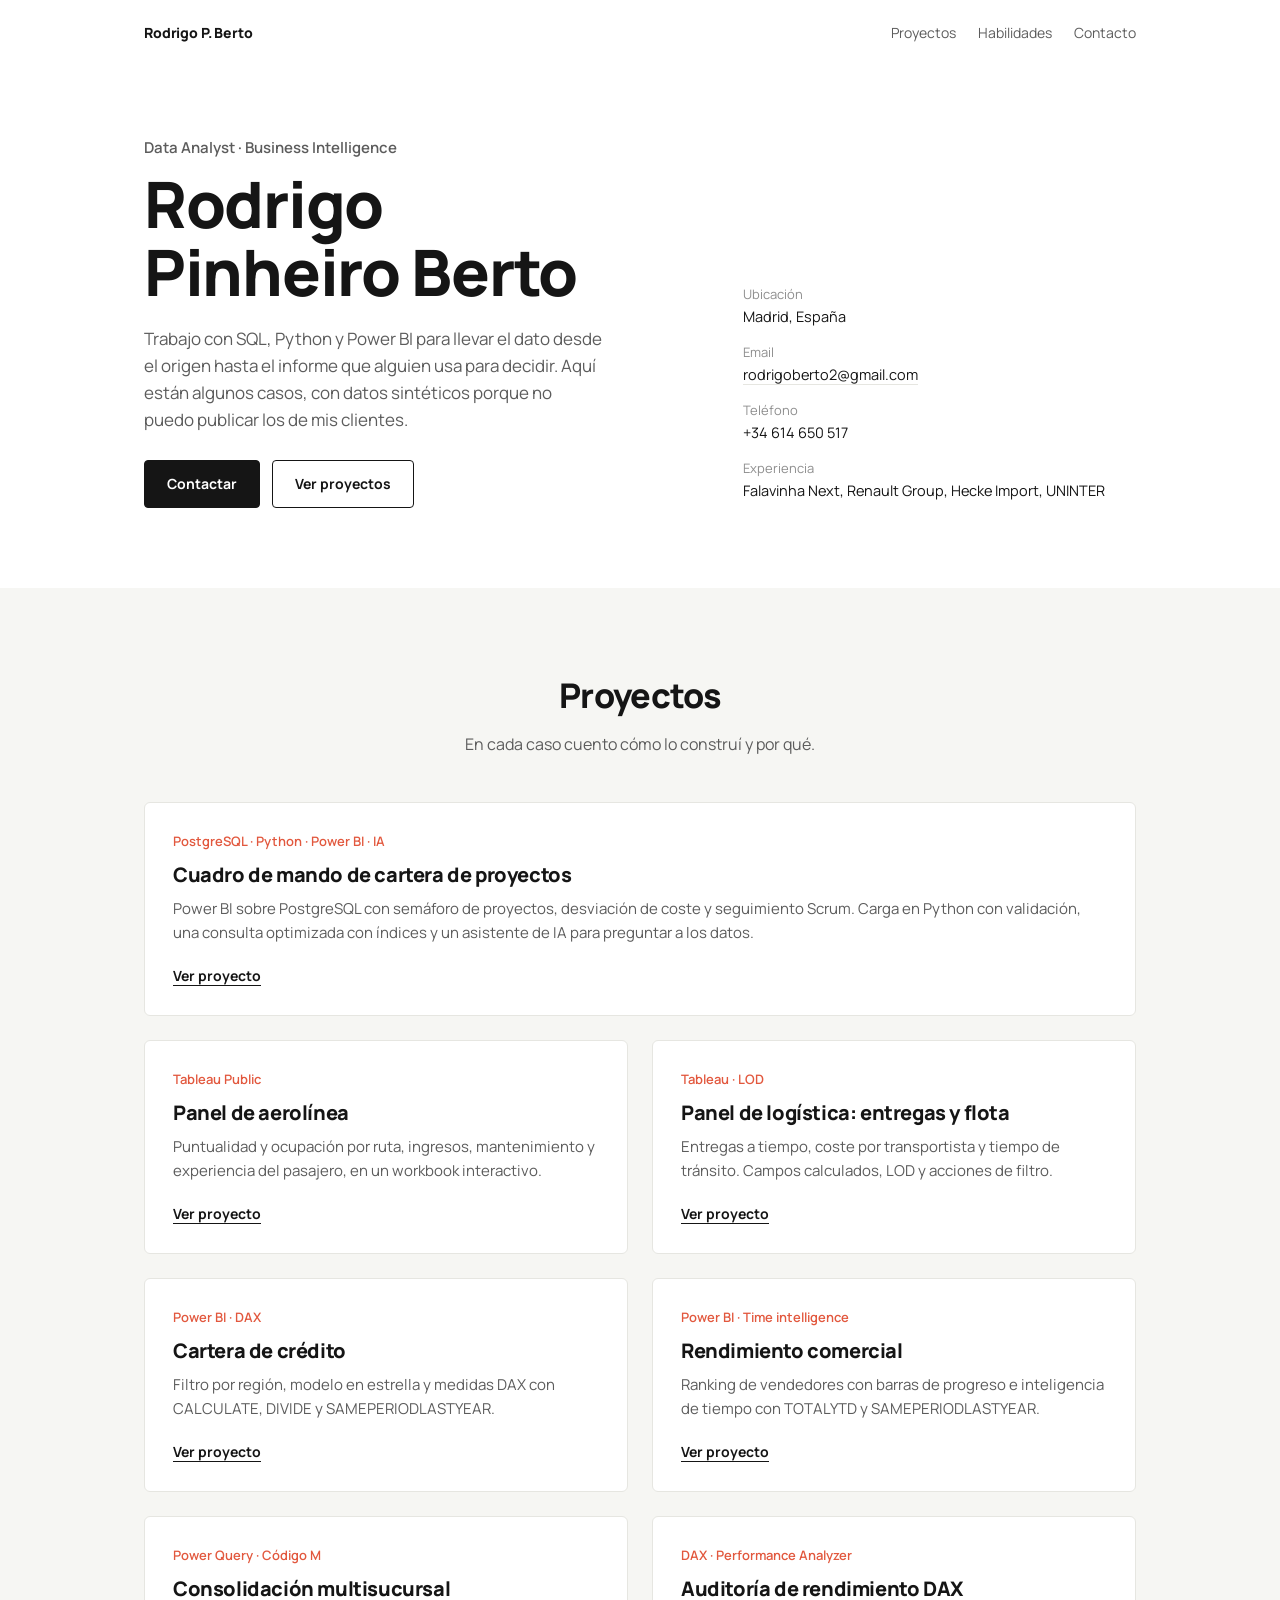
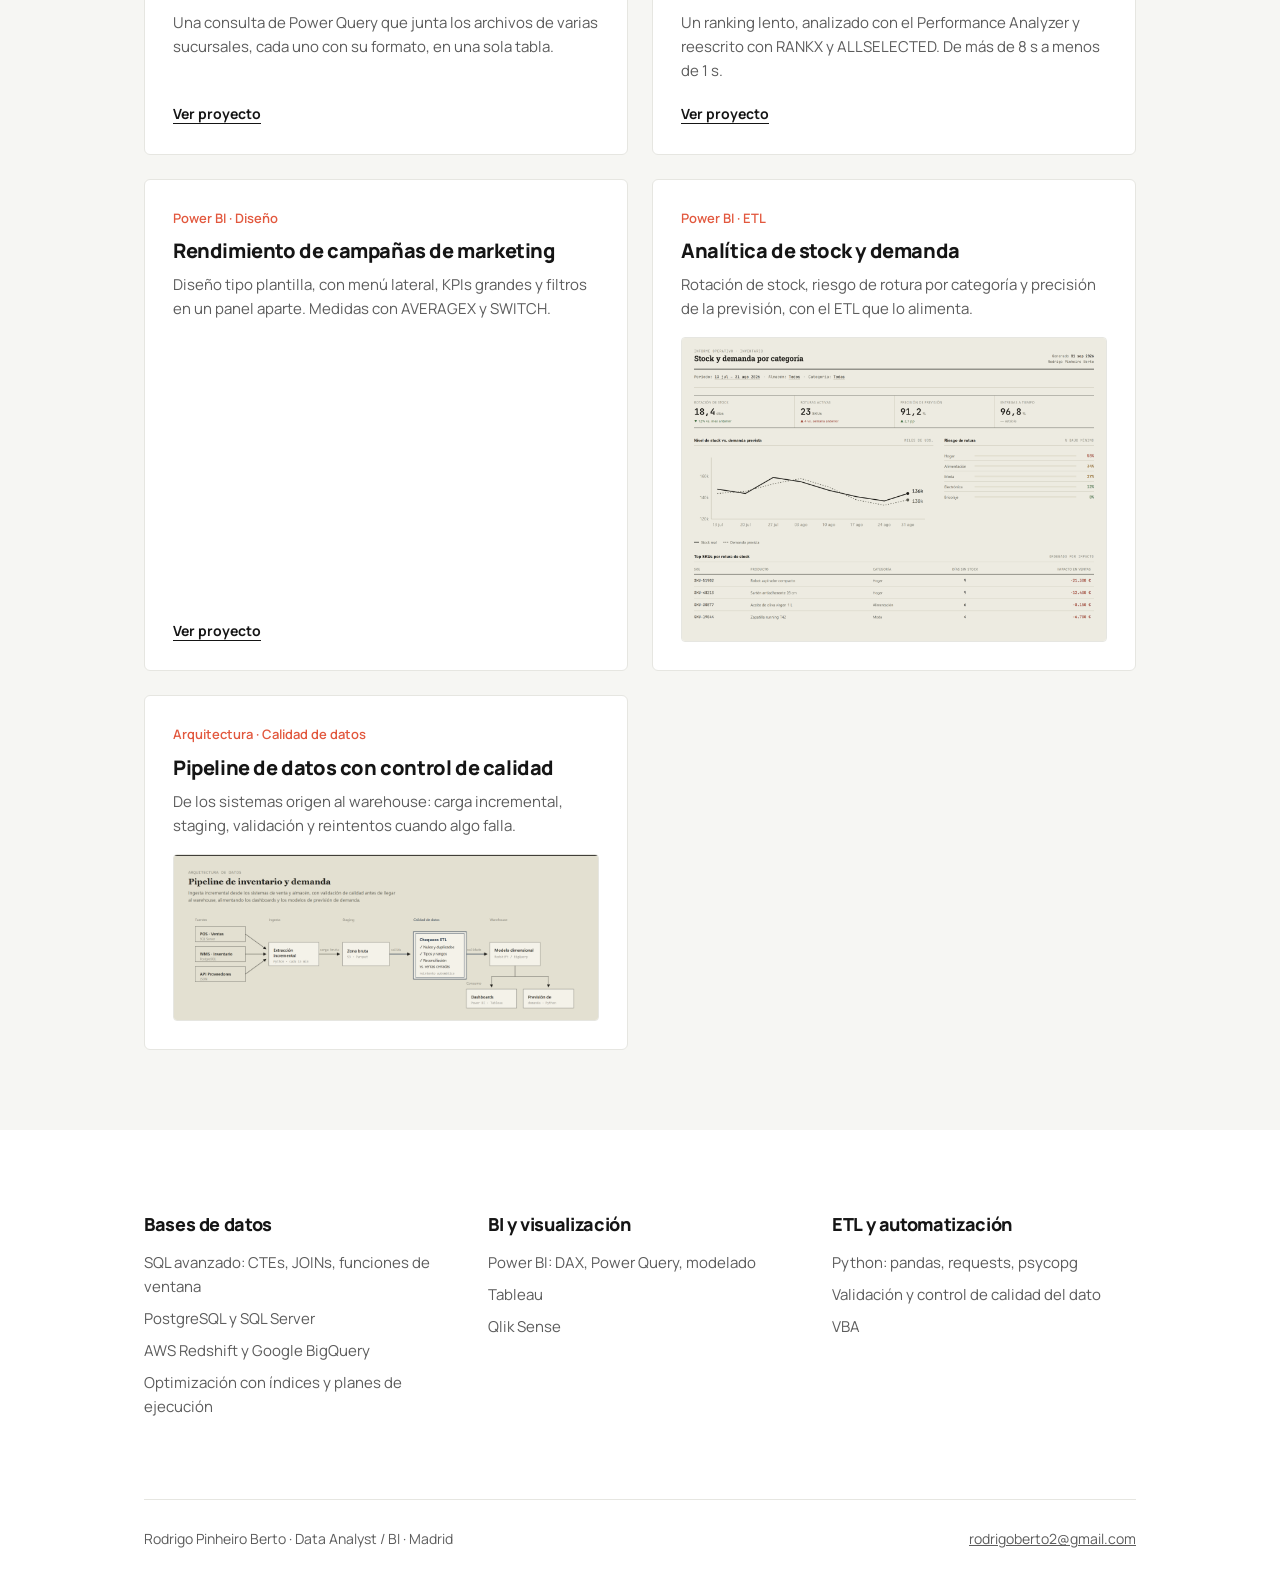
<file: index.html>
<!doctype html>
<html lang="es">
<head>
<meta charset="utf-8">
<meta name="viewport" content="width=device-width, initial-scale=1">
<title>Rodrigo Pinheiro Berto · Portfolio</title>
<meta name="description" content="Casos de trabajo con SQL, ETL, Power BI, DAX y Tableau. Data Analyst / BI en Madrid.">
<link rel="stylesheet" href="https://fonts.googleapis.com/css2?family=Manrope:wght@400;500;600;700;800&family=JetBrains+Mono:wght@400;600&display=swap">
<link rel="stylesheet" href="assets/estilo.css?v=6">
</head>
<body>

<div class="wrap">
  <header class="top">
    <a class="marca" href="index.html">Rodrigo P. Berto</a>
    <nav><a href="#proyectos">Proyectos</a><a href="#habilidades">Habilidades</a><a href="#contacto">Contacto</a></nav>
  </header>

  <section class="hero">
    <div>
      <div class="rol">Data Analyst · Business Intelligence</div>
      <h1>Rodrigo Pinheiro Berto</h1>
      <p>Trabajo con SQL, Python y Power BI para llevar el dato desde el origen hasta el informe que alguien usa para decidir. Aquí están algunos casos, con datos sintéticos porque no puedo publicar los de mis clientes.</p>
      <div class="btns">
        <a class="btn" href="mailto:rodrigoberto2@gmail.com">Contactar</a>
        <a class="btn linea" href="#proyectos">Ver proyectos</a>
      </div>
    </div>
    <div class="datos" id="contacto">
      <div><span>Ubicación</span>Madrid, España</div>
      <div><span>Email</span><a href="mailto:rodrigoberto2@gmail.com">rodrigoberto2@gmail.com</a></div>
      <div><span>Teléfono</span>+34 614 650 517</div>
      <div><span>Experiencia</span>Falavinha Next, Renault Group, Hecke Import, UNINTER</div>
    </div>
  </section>
</div>

<section class="banda" id="proyectos">
  <div class="wrap">
    <div class="titulo-seccion">
      <h2>Proyectos</h2>
      <p>En cada caso cuento cómo lo construí y por qué.</p>
    </div>

    <div class="rejilla">
      <a class="proyecto destacado" href="cases/cartera-proyectos.html">
        <span class="herr">PostgreSQL · Python · Power BI · IA</span>
        <h3>Cuadro de mando de cartera de proyectos</h3>
        <p>Power BI sobre PostgreSQL con semáforo de proyectos, desviación de coste y seguimiento Scrum. Carga en Python con validación, una consulta optimizada con índices y un asistente de IA para preguntar a los datos.</p>
        <span class="ver">Ver proyecto</span>
      </a>

      <a class="proyecto" href="cases/aerolinea-tableau.html">
        <span class="herr">Tableau Public</span>
        <h3>Panel de aerolínea</h3>
        <p>Puntualidad y ocupación por ruta, ingresos, mantenimiento y experiencia del pasajero, en un workbook interactivo.</p>
        <span class="ver">Ver proyecto</span>
      </a>

      <a class="proyecto" href="cases/logistica-tableau.html">
        <span class="herr">Tableau · LOD</span>
        <h3>Panel de logística: entregas y flota</h3>
        <p>Entregas a tiempo, coste por transportista y tiempo de tránsito. Campos calculados, LOD y acciones de filtro.</p>
        <span class="ver">Ver proyecto</span>
      </a>

      <a class="proyecto" href="cases/cartera-credito.html">
        <span class="herr">Power BI · DAX</span>
        <h3>Cartera de crédito</h3>
        <p>Filtro por región, modelo en estrella y medidas DAX con CALCULATE, DIVIDE y SAMEPERIODLASTYEAR.</p>
        <span class="ver">Ver proyecto</span>
      </a>

      <a class="proyecto" href="cases/rendimiento-comercial.html">
        <span class="herr">Power BI · Time intelligence</span>
        <h3>Rendimiento comercial</h3>
        <p>Ranking de vendedores con barras de progreso e inteligencia de tiempo con TOTALYTD y SAMEPERIODLASTYEAR.</p>
        <span class="ver">Ver proyecto</span>
      </a>

      <a class="proyecto" href="cases/consolidacion-multisucursal.html">
        <span class="herr">Power Query · Código M</span>
        <h3>Consolidación multisucursal</h3>
        <p>Una consulta de Power Query que junta los archivos de varias sucursales, cada uno con su formato, en una sola tabla.</p>
        <span class="ver">Ver proyecto</span>
      </a>

      <a class="proyecto" href="cases/auditoria-rendimiento-dax.html">
        <span class="herr">DAX · Performance Analyzer</span>
        <h3>Auditoría de rendimiento DAX</h3>
        <p>Un ranking lento, analizado con el Performance Analyzer y reescrito con RANKX y ALLSELECTED. De más de 8 s a menos de 1 s.</p>
        <span class="ver">Ver proyecto</span>
      </a>

      <a class="proyecto" href="cases/campanas-marketing.html">
        <span class="herr">Power BI · Diseño</span>
        <h3>Rendimiento de campañas de marketing</h3>
        <p>Diseño tipo plantilla, con menú lateral, KPIs grandes y filtros en un panel aparte. Medidas con AVERAGEX y SWITCH.</p>
        <span class="ver">Ver proyecto</span>
      </a>

      <div class="proyecto">
        <span class="herr">Power BI · ETL</span>
        <h3>Analítica de stock y demanda</h3>
        <p>Rotación de stock, riesgo de rotura por categoría y precisión de la previsión, con el ETL que lo alimenta.</p>
        <img src="images/dashboard-retail.png" alt="Dashboard de analítica de stock y demanda">
      </div>

      <div class="proyecto">
        <span class="herr">Arquitectura · Calidad de datos</span>
        <h3>Pipeline de datos con control de calidad</h3>
        <p>De los sistemas origen al warehouse: carga incremental, staging, validación y reintentos cuando algo falla.</p>
        <img src="images/pipeline-datos.png" alt="Diagrama de arquitectura de un pipeline de datos">
      </div>
    </div>
  </div>
</section>

<div class="wrap">
  <section class="habilidades" id="habilidades">
    <div>
      <h3>Bases de datos</h3>
      <ul><li>SQL avanzado: CTEs, JOINs, funciones de ventana</li><li>PostgreSQL y SQL Server</li><li>AWS Redshift y Google BigQuery</li><li>Optimización con índices y planes de ejecución</li></ul>
    </div>
    <div>
      <h3>BI y visualización</h3>
      <ul><li>Power BI: DAX, Power Query, modelado</li><li>Tableau</li><li>Qlik Sense</li></ul>
    </div>
    <div>
      <h3>ETL y automatización</h3>
      <ul><li>Python: pandas, requests, psycopg</li><li>Validación y control de calidad del dato</li><li>VBA</li></ul>
    </div>
  </section>

  <footer class="pie">
    <span>Rodrigo Pinheiro Berto · Data Analyst / BI · Madrid</span>
    <a href="mailto:rodrigoberto2@gmail.com">rodrigoberto2@gmail.com</a>
  </footer>
</div>

</body>
</html>
</file>
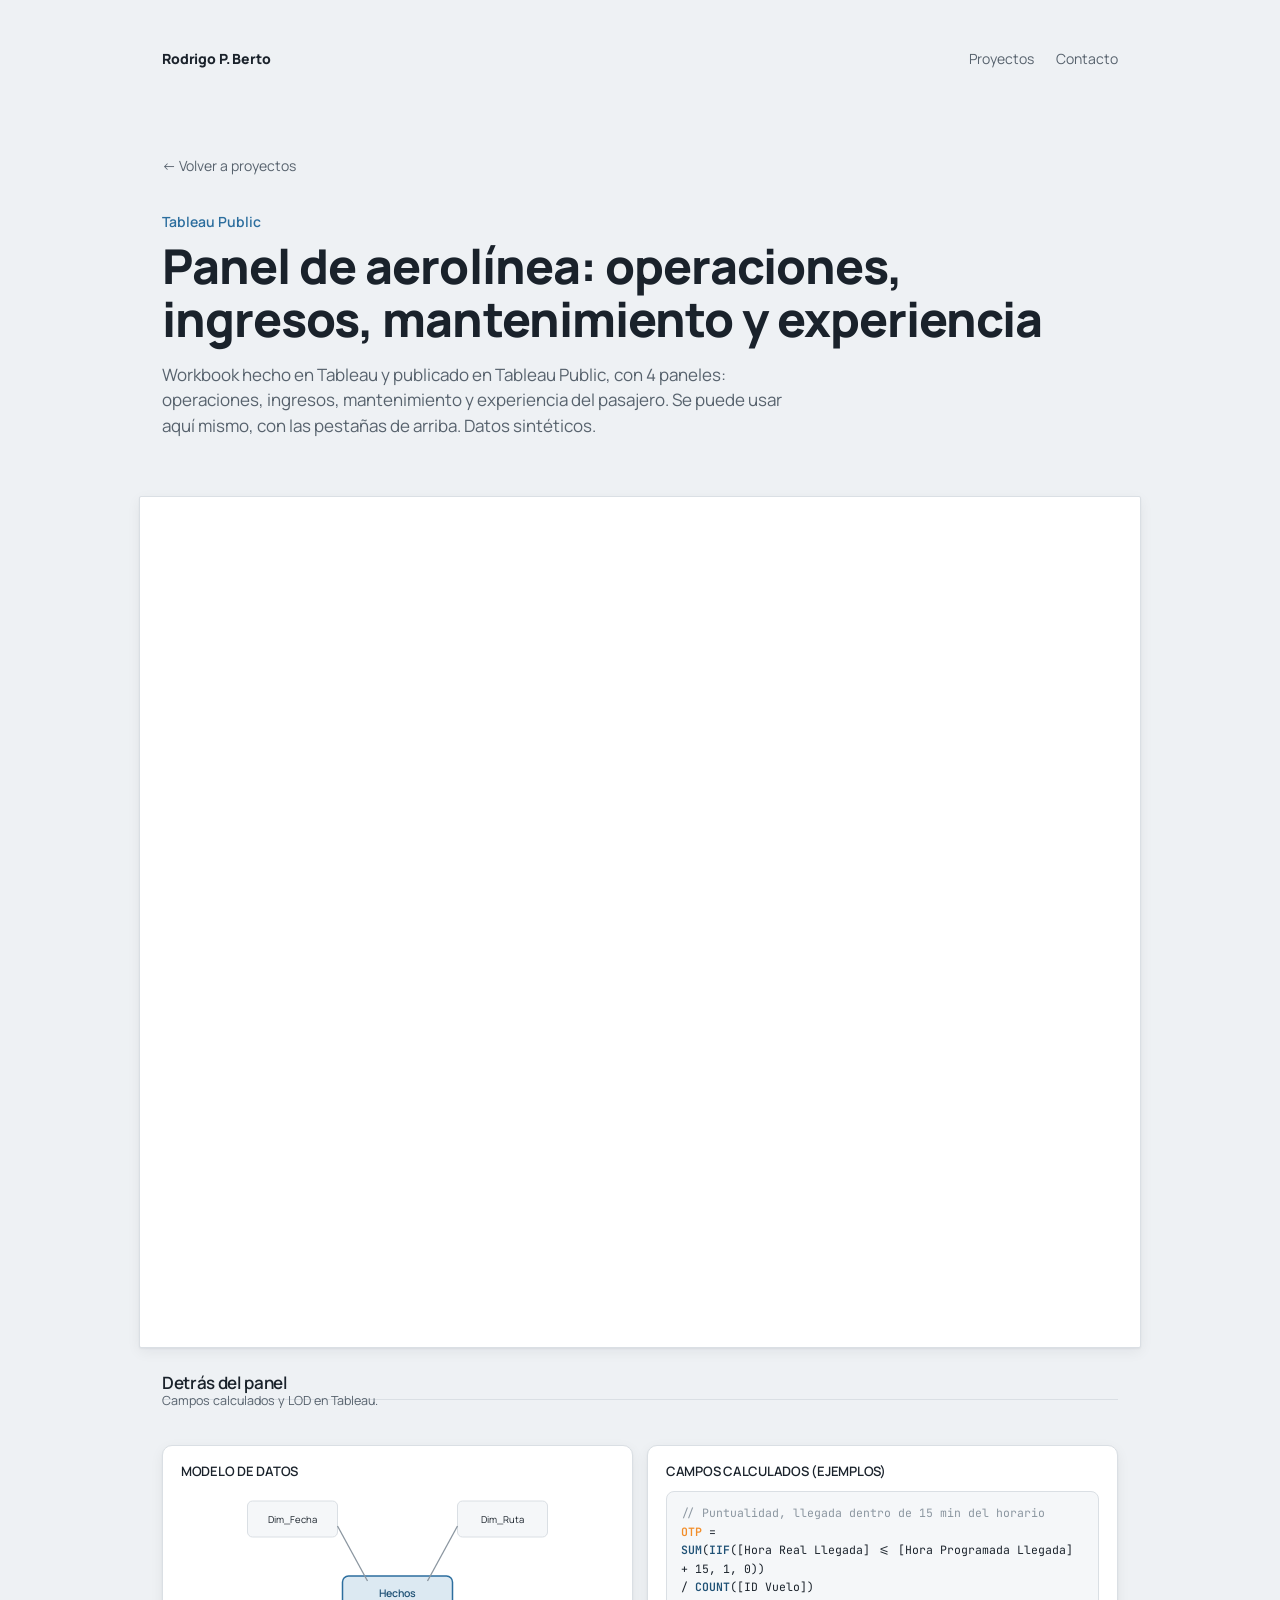
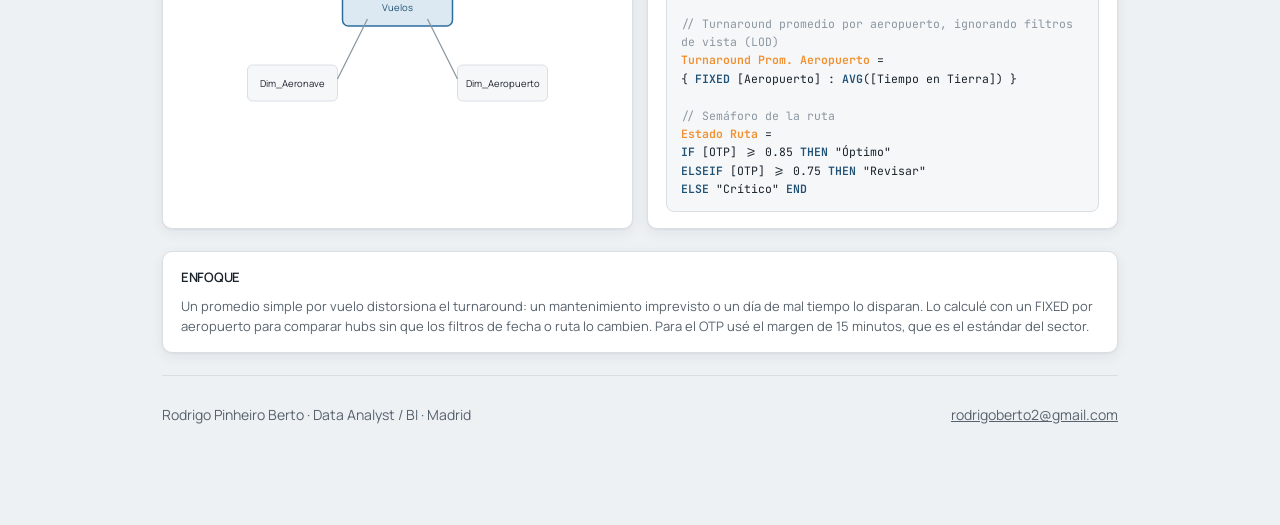
<file: cases/aerolinea-tableau.html>
<!doctype html>
<html lang="es">
<head>
<meta charset="utf-8">
<meta name="viewport" content="width=device-width, initial-scale=1">
<title>Panel de aerolínea: operaciones, ingresos, mantenimiento y experiencia · Rodrigo Pinheiro Berto</title>
<link rel="stylesheet" href="https://fonts.googleapis.com/css2?family=Manrope:wght@400;500;600;700;800&family=JetBrains+Mono:wght@400;600&display=swap">
<link rel="stylesheet" href="../assets/estilo.css?v=6">
<style>
  :root{
    --bg:#EEF1F4; --surface:#FFFFFF; --surface-2:#F5F7F9;
    --ink:#1A222B; --ink-soft:#57626D; --ink-faint:#8B96A0;
    --accent:#2C6E9E; --accent-ink:#1F5175; --accent-soft:#DCE9F2;
    --line:#DADFE4;
    --t-blue:#4E79A7; --t-orange:#F28E2B; --t-red:#E15759; --t-teal:#76B7B2; --t-green:#59A14F; --t-yellow:#EDC948;
    --good:#3E8A5C; --warn:#B4790E; --bad:#C13B3B;
    --shadow: 0 1px 2px rgba(20,25,30,.05), 0 4px 14px rgba(20,25,30,.06);
  }
  @media (prefers-color-scheme: dark){
    :root:not([data-theme="light"]){
      --bg:#12161C; --surface:#1A1F26; --surface-2:#20262D;
      --ink:#E7EBEF; --ink-soft:#A2ACB6; --ink-faint:#6B747E;
      --accent:#6FA8D6; --accent-ink:#9BC5E6; --accent-soft:#1E3245;
      --line:#2C333B;
      --good:#5FBE82; --warn:#E0A93E; --bad:#E2726B;
      --shadow: 0 1px 2px rgba(0,0,0,.35), 0 8px 24px rgba(0,0,0,.4);
    }
  }
  :root[data-theme="dark"]{
    --bg:#12161C; --surface:#1A1F26; --surface-2:#20262D;
    --ink:#E7EBEF; --ink-soft:#A2ACB6; --ink-faint:#6B747E;
    --accent:#6FA8D6; --accent-ink:#9BC5E6; --accent-soft:#1E3245;
    --line:#2C333B;
    --good:#5FBE82; --warn:#E0A93E; --bad:#E2726B;
    --shadow: 0 1px 2px rgba(0,0,0,.35), 0 8px 24px rgba(0,0,0,.4);
  }
  *{box-sizing:border-box;}
  body{ margin:0; background:var(--bg); color:var(--ink); font-family:"Manrope", "Segoe UI", ui-sans-serif, sans-serif; line-height:1.5; }
  .page{ max-width:1000px; margin:0 auto; padding:26px 22px 60px; display:flex; flex-direction:column; gap:22px; }
  h1,h2,h3{ font-family:"Manrope", "Segoe UI", sans-serif; font-weight:700; margin:0; text-wrap:balance; }

  .back{ font-family:"Manrope", ui-monospace, monospace; font-size:11px; letter-spacing:.06em; text-transform:uppercase; color:var(--ink-faint); text-decoration:none; }
  .back:hover{ color:var(--accent-ink); }

  .masthead{ display:flex; flex-direction:column; gap:3px; }
  .mast-top{ display:flex; align-items:center; gap:10px; }
  .ticker{ font-family:"Manrope", monospace; font-weight:700; font-size:11.5px; color:var(--accent); border:1px solid var(--accent); width:36px; height:26px; display:flex; align-items:center; justify-content:center; flex:none; }
  .kicker{ font-family:"Manrope", ui-monospace, monospace; font-size:10.5px; letter-spacing:.12em; text-transform:uppercase; color:var(--accent-ink); font-weight:600; }
  .masthead h1{ font-family:"Manrope", "Segoe UI", sans-serif; font-size:27px; font-weight:700; letter-spacing:-.005em; }
  .masthead p{ margin:0; color:var(--ink-soft); font-size:13.5px; max-width:72ch; }
  .live-link{ display:inline-flex; align-items:center; gap:8px; margin-top:6px; background:var(--accent); color:#fff; text-decoration:none; font-size:13px; font-weight:600; padding:9px 16px; border-radius:6px; align-self:flex-start; width:fit-content; }
  .live-link:hover{ background:var(--accent-ink); }
  .live-link .dot{ width:7px; height:7px; border-radius:50%; background:#7CFF9A; flex:none; }

  .workbook{ background:var(--surface); border:1px solid var(--line); border-radius:2px; overflow:hidden; box-shadow:var(--shadow); }
  .wb-toolbar{ background:var(--surface-2); border-bottom:1px solid var(--line); padding:8px 14px; display:flex; align-items:center; justify-content:space-between; font-family:"Manrope", monospace; font-size:10.5px; color:var(--ink-faint); }
  .wb-body{ padding:16px 18px; display:flex; flex-direction:column; gap:14px; }

  .kpi-row{ display:grid; grid-template-columns:repeat(4,1fr); gap:10px; }
  .kpi{ border:1px solid var(--line); border-left:3px solid var(--accent); padding:10px 14px; background:var(--surface); }
  .kpi .label{ font-size:11px; color:var(--ink-faint); text-transform:uppercase; letter-spacing:.05em; }
  .kpi .value{ font-size:25px; font-weight:700; margin-top:3px; font-variant-numeric:tabular-nums; letter-spacing:-.01em; }
  .kpi .delta{ font-size:11.5px; margin-top:3px; font-weight:600; }
  .kpi .delta.up{ color:var(--good); } .kpi .delta.down{ color:var(--bad); }

  .filters{ display:flex; gap:8px; flex-wrap:wrap; align-items:center; }
  .filter-pill{ display:inline-flex; align-items:center; gap:6px; background:var(--surface-2); border:1px solid var(--line); border-radius:4px; padding:5px 10px; font-size:12px; color:var(--ink-soft); }
  .filter-pill select{ border:none; background:transparent; font:inherit; font-weight:600; color:var(--ink); cursor:pointer; }

  .charts-row{ display:grid; grid-template-columns:1.4fr 1fr; gap:12px; }
  .chart-card{ border:1px solid var(--line); border-radius:2px; padding:12px 14px 10px; background:var(--surface); }
  .chart-card h3{ font-size:12.5px; font-weight:600; color:var(--ink-soft); margin-bottom:8px; }

  .table-card{ border:1px solid var(--line); border-radius:2px; padding:12px 14px 14px; background:var(--surface); }
  .table-card h3{ font-size:12.5px; font-weight:600; color:var(--ink-soft); margin-bottom:8px; }
  table{ width:100%; border-collapse:collapse; font-size:12.5px; }
  th{ text-align:left; font-size:10.5px; text-transform:uppercase; letter-spacing:.04em; color:var(--ink-faint); font-weight:600; border-bottom:2px solid var(--line); padding:5px 8px; }
  td{ padding:6px 8px; border-bottom:1px solid var(--line); font-variant-numeric:tabular-nums; }
  tr:last-child td{ border-bottom:none; }
  tr[data-route]:hover{ background:var(--surface-2); cursor:pointer; }
  tr[data-route].selected{ background:var(--accent-soft); }
  tr[data-route].selected td:first-child{ font-weight:700; color:var(--accent-ink); }
  .status{ display:inline-flex; align-items:center; gap:6px; font-size:12px; font-weight:600; }
  .status::before{ content:""; width:9px; height:9px; flex:none; }
  .status.ok{ color:var(--good); } .status.ok::before{ background:var(--good); }
  .status.warn{ color:var(--warn); } .status.warn::before{ background:var(--warn); }
  .status.bad{ color:var(--bad); } .status.bad::before{ background:var(--bad); }

  .sheet-tabs{ display:flex; gap:2px; padding:8px 12px 0; background:var(--surface-2); border-top:1px solid var(--line); }
  .sheet-tabs span{ font-family:"Manrope", monospace; font-size:10px; padding:6px 12px; background:var(--surface); border:1px solid var(--line); border-bottom:none; border-radius:3px 3px 0 0; color:var(--ink-faint); }
  .sheet-tabs span.active{ color:var(--accent-ink); font-weight:700; border-bottom:2px solid var(--surface); margin-bottom:-1px; }

  .section-head{ display:flex; align-items:baseline; gap:10px; border-bottom:1px solid var(--line); padding-bottom:3px; }
  .section-head h2{ font-size:17px; font-weight:600; }
  .section-note{ font-size:12.5px; color:var(--ink-soft); margin-top:-8px; }

  .behind-grid{ display:grid; grid-template-columns:1fr 1fr; gap:14px; }
  .card{ background:var(--surface); border:1px solid var(--line); border-radius:10px; box-shadow:var(--shadow); padding:16px 18px; }
  .card h3{ font-size:13px; font-weight:600; margin-bottom:10px; color:var(--ink); }
  .calc-block{ font-family:"JetBrains Mono", ui-monospace, monospace; font-size:11.5px; background:var(--surface-2); border:1px solid var(--line); border-radius:8px; padding:12px 14px; white-space:pre-wrap; color:var(--ink); line-height:1.6; }
  .calc-block .kw{ color:var(--accent-ink); font-weight:600; }
  .calc-block .cm{ color:var(--ink-faint); }
  .calc-block .name{ color:var(--t-orange); font-weight:600; }

  /* Dashboard publicado a tamaño fijo 1000x800: el marco lo respeta y se escala en pantallas estrechas */
  .viz-outer{ align-self:center; width:1002px; height:852px; }
  .viz-frame{ width:1002px; padding:0; background:#fff; transform-origin:top left; }
  .viz-frame tableau-viz{ display:block; width:1000px; height:850px; }

  footer{ text-align:center; font-size:11.5px; color:var(--ink-faint); padding-top:4px; }

  @media (max-width:680px){
    .kpi-row{ grid-template-columns:1fr 1fr; }
    .charts-row{ grid-template-columns:1fr; }
    .behind-grid{ grid-template-columns:1fr; }
  }
</style>
<script type="module" src="https://public.tableau.com/javascripts/api/tableau.embedding.3.latest.min.js"></script>
</head>
<body>
<div class="page">

  <header class="top">
    <a class="marca" href="../index.html">Rodrigo P. Berto</a>
    <nav><a href="../index.html#proyectos">Proyectos</a><a href="../index.html#contacto">Contacto</a></nav>
  </header>

  <div class="caso-cab">
    <a class="volver" href="../index.html#proyectos">← Volver a proyectos</a>
    <div class="herr">Tableau Public</div>
    <h1>Panel de aerolínea: operaciones, ingresos, mantenimiento y experiencia</h1>
    <p>Workbook hecho en Tableau y publicado en Tableau Public, con 4 paneles: operaciones, ingresos, mantenimiento y experiencia del pasajero. Se puede usar aquí mismo, con las pestañas de arriba. Datos sintéticos.</p>
  </div>

  <div class="viz-outer" id="viz-outer">
  <div class="workbook viz-frame" id="viz-frame">
    <tableau-viz id="tableau-viz"
      src="https://public.tableau.com/views/Panel-Operaciones-v22/PanelOperaciones"
      toolbar="bottom" width="1000" height="850">
    </tableau-viz>
  </div>
  </div>

  <div class="section">
    <div class="section-head"><h2>Detrás del panel</h2></div>
    <p class="section-note">Campos calculados y LOD en Tableau.</p>
  </div>

  <div class="behind-grid">

    <div class="card">
      <h3>MODELO DE DATOS</h3>
      <svg viewBox="0 0 320 220" width="100%" height="220">
        <rect x="105" y="85" width="110" height="50" rx="6" fill="var(--accent-soft)" stroke="var(--accent)" stroke-width="1.5"/>
        <text x="160" y="106" font-size="10.5" font-weight="600" text-anchor="middle" fill="var(--accent-ink)" font-family="Manrope">Hechos</text>
        <text x="160" y="120" font-size="9.5" text-anchor="middle" fill="var(--accent-ink)" font-family="Manrope">Vuelos</text>

        <rect x="10" y="10" width="90" height="36" rx="5" fill="var(--surface-2)" stroke="var(--line)"/>
        <text x="55" y="32" font-size="9.5" text-anchor="middle" fill="var(--ink)" font-family="Manrope">Dim_Fecha</text>

        <rect x="220" y="10" width="90" height="36" rx="5" fill="var(--surface-2)" stroke="var(--line)"/>
        <text x="265" y="32" font-size="9.5" text-anchor="middle" fill="var(--ink)" font-family="Manrope">Dim_Ruta</text>

        <rect x="10" y="174" width="90" height="36" rx="5" fill="var(--surface-2)" stroke="var(--line)"/>
        <text x="55" y="196" font-size="9.5" text-anchor="middle" fill="var(--ink)" font-family="Manrope">Dim_Aeronave</text>

        <rect x="220" y="174" width="90" height="36" rx="5" fill="var(--surface-2)" stroke="var(--line)"/>
        <text x="265" y="196" font-size="9.5" text-anchor="middle" fill="var(--ink)" font-family="Manrope">Dim_Aeropuerto</text>

        <line x1="100" y1="35" x2="130" y2="90" stroke="var(--ink-faint)" stroke-width="1.3"/>
        <line x1="220" y1="35" x2="190" y2="90" stroke="var(--ink-faint)" stroke-width="1.3"/>
        <line x1="100" y1="188" x2="130" y2="128" stroke="var(--ink-faint)" stroke-width="1.3"/>
        <line x1="220" y1="188" x2="190" y2="128" stroke="var(--ink-faint)" stroke-width="1.3"/>
      </svg>
    </div>

    <div class="card">
      <h3>CAMPOS CALCULADOS (EJEMPLOS)</h3>
      <div class="calc-block"><span class="cm">// Puntualidad, llegada dentro de 15 min del horario</span>
<span class="name">OTP</span> =
<span class="kw">SUM</span>(<span class="kw">IIF</span>([Hora Real Llegada] &lt;= [Hora Programada Llegada] + 15, 1, 0))
/ <span class="kw">COUNT</span>([ID Vuelo])

<span class="cm">// Turnaround promedio por aeropuerto, ignorando filtros de vista (LOD)</span>
<span class="name">Turnaround Prom. Aeropuerto</span> =
&#123; <span class="kw">FIXED</span> [Aeropuerto] : <span class="kw">AVG</span>([Tiempo en Tierra]) &#125;

<span class="cm">// Semáforo de la ruta</span>
<span class="name">Estado Ruta</span> =
<span class="kw">IF</span> [OTP] &gt;= 0.85 <span class="kw">THEN</span> "Óptimo"
<span class="kw">ELSEIF</span> [OTP] &gt;= 0.75 <span class="kw">THEN</span> "Revisar"
<span class="kw">ELSE</span> "Crítico" <span class="kw">END</span></div>
    </div>

  </div>

  <div class="card">
    <h3>ENFOQUE</h3>
    <p style="font-size:13px; color:var(--ink-soft); margin:0;">Un promedio simple por vuelo distorsiona el turnaround: un mantenimiento imprevisto o un día de mal tiempo lo disparan. Lo calculé con un FIXED por aeropuerto para comparar hubs sin que los filtros de fecha o ruta lo cambien. Para el OTP usé el margen de 15 minutos, que es el estándar del sector.</p>
  </div>

  <footer class="pie"><span>Rodrigo Pinheiro Berto · Data Analyst / BI · Madrid</span><a href="mailto:rodrigoberto2@gmail.com">rodrigoberto2@gmail.com</a></footer>

</div>

<script>
  (function(){
    const W = 1002, H = 852;
    const outer = document.getElementById("viz-outer");
    const frame = document.getElementById("viz-frame");
    function fit(){
      const avail = document.documentElement.clientWidth - 32;
      const k = Math.min(1, avail / W);
      frame.style.transform = k < 1 ? "scale(" + k + ")" : "";
      outer.style.width = (W * k) + "px";
      outer.style.height = (H * k) + "px";
    }
    fit();
    window.addEventListener("resize", fit);
  })();
</script>
</body>
</html>
</file>
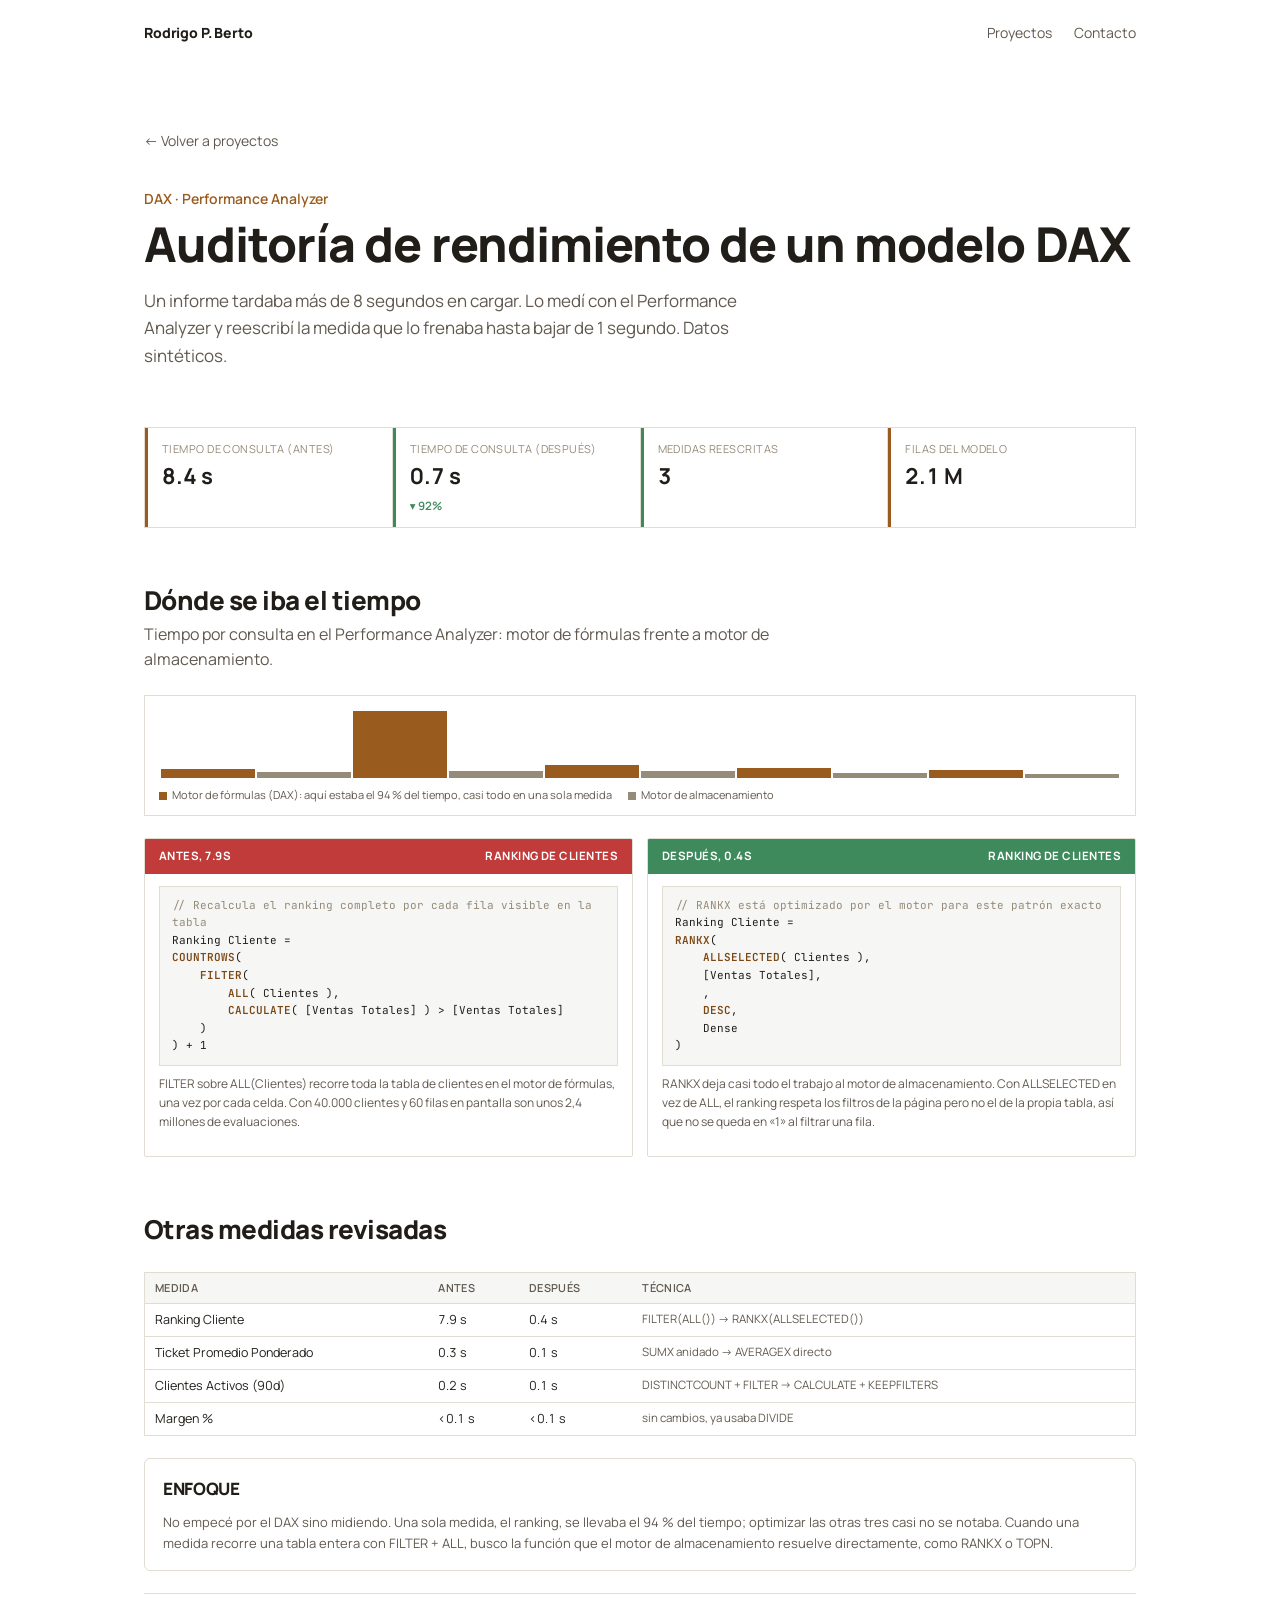
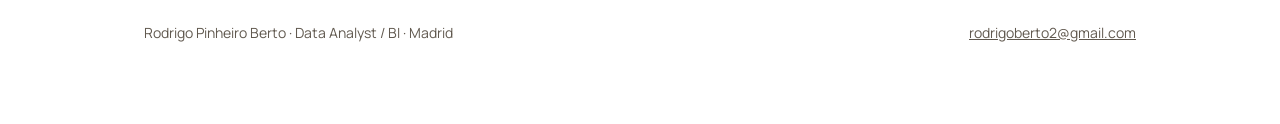
<file: cases/auditoria-rendimiento-dax.html>
<!doctype html>
<html lang="es">
<head>
<meta charset="utf-8">
<meta name="viewport" content="width=device-width, initial-scale=1">
<title>Auditoría de rendimiento de un modelo DAX · Rodrigo Pinheiro Berto</title>
<link rel="stylesheet" href="https://fonts.googleapis.com/css2?family=Manrope:wght@400;500;600;700;800&family=JetBrains+Mono:wght@400;600&display=swap">
<link rel="stylesheet" href="../assets/estilo.css?v=6">
<style>
  :root{
    --bg:#F1F1EF; --surface:#FFFFFF; --surface-2:#F6F6F4;
    --ink:#211E1A; --ink-soft:#61594F; --ink-faint:#968A78;
    --accent:#9A5B1E; --accent-ink:#7A4715; --accent-soft:#F1E2CE;
    --line:#E1DDD3; --good:#3E8A5C; --warn:#B4790E; --bad:#C13B3B;
    --shadow: 0 1px 2px rgba(20,16,10,.05), 0 4px 14px rgba(20,16,10,.06);
  }
  @media (prefers-color-scheme: dark){
    :root:not([data-theme="light"]){
      --bg:#171310; --surface:#1E1A15; --surface-2:#241F19;
      --ink:#EDE8DF; --ink-soft:#AB9F8C; --ink-faint:#786C5A;
      --accent:#D89A55; --accent-ink:#E8B87A; --accent-soft:#2E2417;
      --line:#332C22; --good:#5FBE82; --warn:#E0A93E; --bad:#E2726B;
      --shadow: 0 1px 2px rgba(0,0,0,.35), 0 8px 24px rgba(0,0,0,.4);
    }
  }
  :root[data-theme="dark"]{
    --bg:#171310; --surface:#1E1A15; --surface-2:#241F19;
    --ink:#EDE8DF; --ink-soft:#AB9F8C; --ink-faint:#786C5A;
    --accent:#D89A55; --accent-ink:#E8B87A; --accent-soft:#2E2417;
    --line:#332C22; --good:#5FBE82; --warn:#E0A93E; --bad:#E2726B;
    --shadow: 0 1px 2px rgba(0,0,0,.35), 0 8px 24px rgba(0,0,0,.4);
  }
  *{box-sizing:border-box;}
  body{ margin:0; background:var(--bg); color:var(--ink); font-family:"Manrope", "Segoe UI", ui-sans-serif, sans-serif; line-height:1.5; }
  .page{ max-width:980px; margin:0 auto; padding:26px 22px 60px; display:flex; flex-direction:column; gap:22px; }
  h1,h2,h3{ font-family:"Manrope","Segoe UI",sans-serif; font-weight:700; margin:0; text-wrap:balance; }

  .back{ font-family:"Manrope", ui-monospace, monospace; font-size:11px; letter-spacing:.06em; text-transform:uppercase; color:var(--ink-faint); text-decoration:none; }
  .back:hover{ color:var(--accent-ink); }

  .masthead{ display:flex; flex-direction:column; gap:3px; }
  .mast-top{ display:flex; align-items:center; gap:10px; }
  .ticker{ font-family:"Manrope", monospace; font-weight:700; font-size:11.5px; color:var(--accent); border:1px solid var(--accent); width:36px; height:26px; display:flex; align-items:center; justify-content:center; flex:none; }
  .kicker{ font-family:"Manrope", ui-monospace, monospace; font-size:10.5px; letter-spacing:.12em; text-transform:uppercase; color:var(--accent-ink); font-weight:600; }
  .masthead h1{ font-family:"Manrope", "Segoe UI", sans-serif; font-size:27px; font-weight:700; letter-spacing:-.005em; }
  .masthead p{ margin:0; color:var(--ink-soft); font-size:13.5px; max-width:70ch; }

  .kpi-row{ display:grid; grid-template-columns:repeat(4,1fr); gap:1px; background:var(--line); border:1px solid var(--line); }
  .kpi{ background:var(--surface); padding:12px 14px; display:flex; flex-direction:column; gap:2px; border-left:3px solid var(--accent); }
  .kpi.good{ border-left-color:var(--good); }
  .kpi .lbl{ font-size:11px; color:var(--ink-faint); text-transform:uppercase; letter-spacing:.04em; }
  .kpi .val{ font-size:22px; font-weight:700; font-variant-numeric:tabular-nums; }
  .kpi .delta{ font-size:11.5px; font-weight:600; }
  .kpi .delta.good{ color:var(--good); }

  .section-head{ display:flex; align-items:baseline; gap:10px; border-bottom:1px solid var(--line); padding-bottom:3px; }
  .section-head h2{ font-size:17px; font-weight:600; }
  .section-note{ font-size:12.5px; color:var(--ink-soft); margin-top:-8px; }

  .vs{ display:grid; grid-template-columns:1fr 1fr; gap:14px; }
  .vcard{ background:var(--surface); border:1px solid var(--line); border-radius:2px; overflow:hidden; }
  .vcard .vhead{ padding:8px 14px; font-size:11.5px; font-weight:700; text-transform:uppercase; letter-spacing:.04em; display:flex; justify-content:space-between; align-items:center; }
  .vcard.slow .vhead{ background:var(--bad); color:#fff; }
  .vcard.fast .vhead{ background:var(--good); color:#fff; }
  .vcard .vbody{ padding:12px 14px; }
  .m-block{ font-family:"JetBrains Mono", ui-monospace, monospace; font-size:11px; background:var(--surface-2); border:1px solid var(--line); padding:10px 12px; white-space:pre-wrap; color:var(--ink); line-height:1.6; overflow-x:auto; }
  .m-block .kw{ color:var(--accent-ink); font-weight:600; }
  .m-block .cm{ color:var(--ink-faint); }
  .vcard .note{ font-size:12px; color:var(--ink-soft); margin-top:8px; }

  .timeline{ display:flex; align-items:flex-end; gap:2px; height:70px; padding:0 2px; }
  .timeline .bar{ flex:1; background:var(--ink-faint); position:relative; }
  .timeline .bar.dax{ background:var(--accent); }
  .timeline-wrap{ background:var(--surface); border:1px solid var(--line); padding:12px 14px; }
  .timeline-legend{ display:flex; gap:16px; font-size:11px; color:var(--ink-soft); margin-top:8px; flex-wrap:wrap; }
  .timeline-legend span::before{ content:""; display:inline-block; width:8px; height:8px; margin-right:5px; vertical-align:middle; }
  .timeline-legend .l1::before{ background:var(--ink-faint); }
  .timeline-legend .l2::before{ background:var(--accent); }

  table.rank{ width:100%; border-collapse:collapse; font-size:12.5px; background:var(--surface); border:1px solid var(--line); }
  table.rank th{ text-align:left; padding:6px 10px; background:var(--surface-2); border-bottom:1px solid var(--line); font-weight:600; font-size:11px; text-transform:uppercase; letter-spacing:.03em; color:var(--ink-soft); }
  table.rank td{ padding:6px 10px; border-bottom:1px solid var(--line); font-variant-numeric:tabular-nums; color:var(--ink); }
  table.rank td.tech{ font-family:"Manrope",monospace; font-size:11.5px; color:var(--ink-soft); }

  .card{ background:var(--surface); border:1px solid var(--line); border-radius:10px; box-shadow:var(--shadow); padding:16px 18px; }
  .card h3{ font-size:13px; font-weight:600; margin-bottom:10px; }

  footer{ text-align:center; font-size:11.5px; color:var(--ink-faint); padding-top:4px; }

  @media (max-width:680px){
    .kpi-row{ grid-template-columns:1fr 1fr; }
    .vs{ grid-template-columns:1fr; }
  }
</style>
<style>
  /* estilo nuevo encima del de la página: tipografía, cabecera y secciones */
  body{ background:var(--surface); font-family:"Manrope", system-ui, sans-serif; line-height:1.6; }
  h1,h2,h3{ font-family:"Manrope", system-ui, sans-serif; letter-spacing:-.02em; }
  .page{ max-width:1040px; padding:0 24px 40px; gap:22px; }
  .section-head{ border:none; padding:0; margin-top:30px; display:flex; gap:14px; align-items:baseline; }
  .section-head .num{ font-family:"Manrope", sans-serif; font-size:15px; font-weight:700; color:var(--ink-faint); letter-spacing:0; }
  .section-head h2{ font-size:26px; font-weight:800; }
  .section-note{ font-size:16px; color:var(--ink-soft); margin:0; max-width:70ch; }
  .card{ border-radius:6px; box-shadow:none; }
  .card h3{ font-size:17px; font-weight:800; }
  .caso-cab .herr{ color:var(--accent); }
</style>
</head>
<body>
<div class="page">

  <header class="top">
    <a class="marca" href="../index.html">Rodrigo P. Berto</a>
    <nav><a href="../index.html#proyectos">Proyectos</a><a href="../index.html#contacto">Contacto</a></nav>
  </header>

  <div class="caso-cab">
    <a class="volver" href="../index.html#proyectos">← Volver a proyectos</a>
    <div class="herr">DAX · Performance Analyzer</div>
    <h1>Auditoría de rendimiento de un modelo DAX</h1>
    <p>Un informe tardaba más de 8 segundos en cargar. Lo medí con el Performance Analyzer y reescribí la medida que lo frenaba hasta bajar de 1 segundo. Datos sintéticos.</p>
  </div>

  <div class="kpi-row">
    <div class="kpi"><span class="lbl">Tiempo de consulta (antes)</span><span class="val">8.4 s</span></div>
    <div class="kpi good"><span class="lbl">Tiempo de consulta (después)</span><span class="val">0.7 s</span><span class="delta good">▾ 92%</span></div>
    <div class="kpi good"><span class="lbl">Medidas reescritas</span><span class="val">3</span></div>
    <div class="kpi"><span class="lbl">Filas del modelo</span><span class="val">2.1 M</span></div>
  </div>

  <div class="section">
    <div class="section-head"><h2>Dónde se iba el tiempo</h2></div>
    <p class="section-note">Tiempo por consulta en el Performance Analyzer: motor de fórmulas frente a motor de almacenamiento.</p>
  </div>

  <div class="timeline-wrap">
    <div class="timeline">
      <div class="bar dax" style="height:12%"></div>
      <div class="bar" style="height:8%"></div>
      <div class="bar dax" style="height:95%" title="Ranking de clientes, Formula Engine: 7.9s"></div>
      <div class="bar" style="height:10%"></div>
      <div class="bar dax" style="height:18%"></div>
      <div class="bar" style="height:9%"></div>
      <div class="bar dax" style="height:14%"></div>
      <div class="bar" style="height:7%"></div>
      <div class="bar dax" style="height:11%"></div>
      <div class="bar" style="height:6%"></div>
    </div>
    <div class="timeline-legend">
      <span class="l2">Motor de fórmulas (DAX): aquí estaba el 94 % del tiempo, casi todo en una sola medida</span>
      <span class="l1">Motor de almacenamiento</span>
    </div>
  </div>

  <div class="vs">
    <div class="vcard slow">
      <div class="vhead"><span>Antes, 7.9s</span><span>Ranking de Clientes</span></div>
      <div class="vbody">
        <div class="m-block"><span class="cm">// Recalcula el ranking completo por cada fila visible en la tabla</span>
Ranking Cliente =
<span class="kw">COUNTROWS</span>(
    <span class="kw">FILTER</span>(
        <span class="kw">ALL</span>( Clientes ),
        <span class="kw">CALCULATE</span>( [Ventas Totales] ) &gt; [Ventas Totales]
    )
) + 1</div>
        <p class="note">FILTER sobre ALL(Clientes) recorre toda la tabla de clientes en el motor de fórmulas, una vez por cada celda. Con 40.000 clientes y 60 filas en pantalla son unos 2,4 millones de evaluaciones.</p>
      </div>
    </div>
    <div class="vcard fast">
      <div class="vhead"><span>Después, 0.4s</span><span>Ranking de Clientes</span></div>
      <div class="vbody">
        <div class="m-block"><span class="cm">// RANKX está optimizado por el motor para este patrón exacto</span>
Ranking Cliente =
<span class="kw">RANKX</span>(
    <span class="kw">ALLSELECTED</span>( Clientes ),
    [Ventas Totales],
    ,
    <span class="kw">DESC</span>,
    Dense
)</div>
        <p class="note">RANKX deja casi todo el trabajo al motor de almacenamiento. Con ALLSELECTED en vez de ALL, el ranking respeta los filtros de la página pero no el de la propia tabla, así que no se queda en «1» al filtrar una fila.</p>
      </div>
    </div>
  </div>

  <div class="section">
    <div class="section-head"><h2>Otras medidas revisadas</h2></div>
  </div>

  <table class="rank">
    <thead><tr><th>Medida</th><th>Antes</th><th>Después</th><th>Técnica</th></tr></thead>
    <tbody>
      <tr><td>Ranking Cliente</td><td>7.9 s</td><td>0.4 s</td><td class="tech">FILTER(ALL()) → RANKX(ALLSELECTED())</td></tr>
      <tr><td>Ticket Promedio Ponderado</td><td>0.3 s</td><td>0.1 s</td><td class="tech">SUMX anidado → AVERAGEX directo</td></tr>
      <tr><td>Clientes Activos (90d)</td><td>0.2 s</td><td>0.1 s</td><td class="tech">DISTINCTCOUNT + FILTER → CALCULATE + KEEPFILTERS</td></tr>
      <tr><td>Margen %</td><td>&lt;0.1 s</td><td>&lt;0.1 s</td><td class="tech">sin cambios, ya usaba DIVIDE</td></tr>
    </tbody>
  </table>

  <div class="card">
    <h3>ENFOQUE</h3>
    <p style="font-size:13px; color:var(--ink-soft); margin:0;">No empecé por el DAX sino midiendo. Una sola medida, el ranking, se llevaba el 94 % del tiempo; optimizar las otras tres casi no se notaba. Cuando una medida recorre una tabla entera con FILTER + ALL, busco la función que el motor de almacenamiento resuelve directamente, como RANKX o TOPN.</p>
  </div>

  <footer class="pie"><span>Rodrigo Pinheiro Berto · Data Analyst / BI · Madrid</span><a href="mailto:rodrigoberto2@gmail.com">rodrigoberto2@gmail.com</a></footer>

</div>
</body>
</html>
</file>
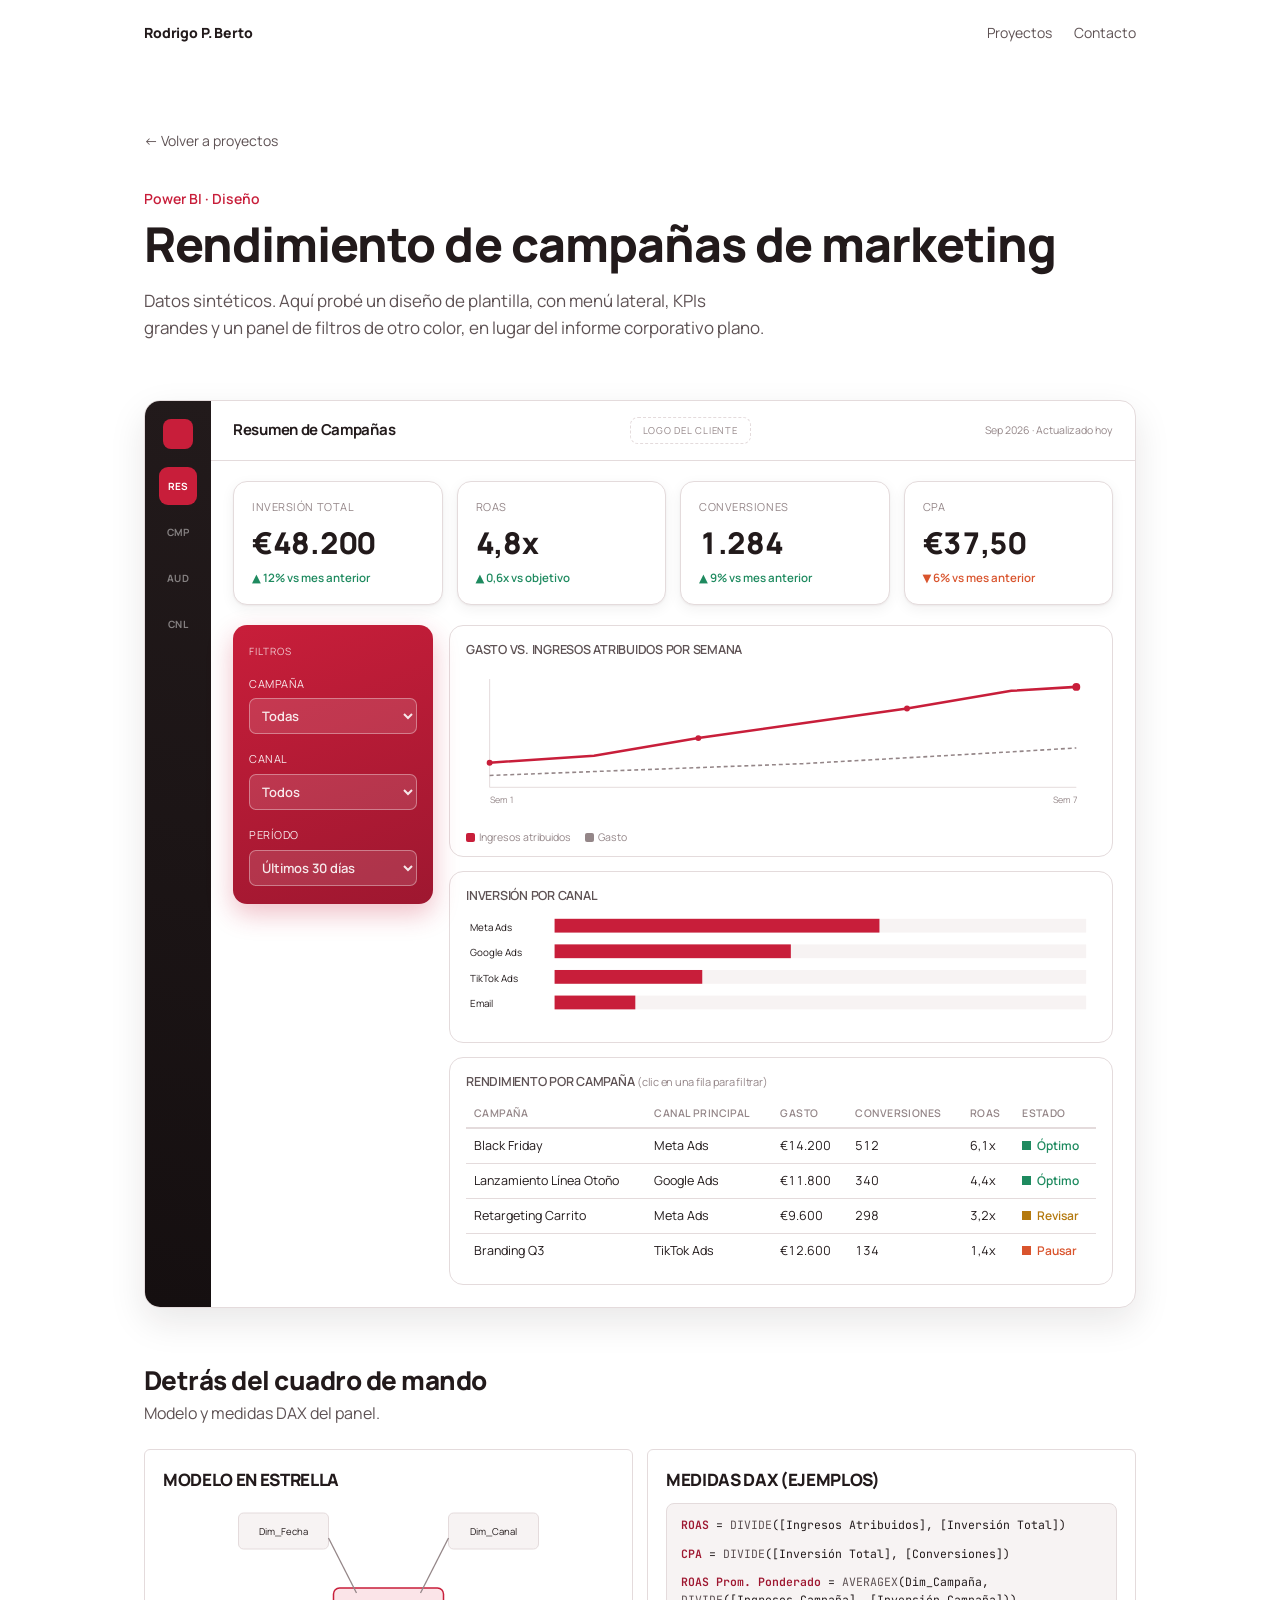
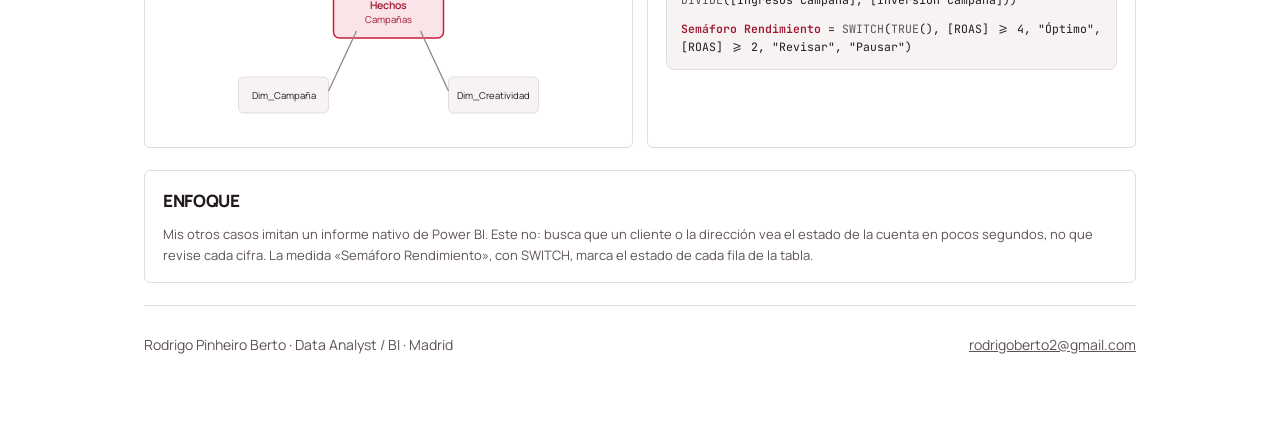
<file: cases/campanas-marketing.html>
<!doctype html>
<html lang="es">
<head>
<meta charset="utf-8">
<meta name="viewport" content="width=device-width, initial-scale=1">
<title>Rendimiento de campañas de marketing · Rodrigo Pinheiro Berto</title>
<link rel="stylesheet" href="https://fonts.googleapis.com/css2?family=Manrope:wght@400;500;600;700;800&family=JetBrains+Mono:wght@400;600&display=swap">
<link rel="stylesheet" href="../assets/estilo.css?v=6">
<style>
  :root{
    --bg:#F3EFEF; --surface:#FFFFFF; --surface-2:#F7F3F3;
    --ink:#221A1B; --ink-soft:#5E5254; --ink-faint:#948688;
    --accent:#C81E3A; --accent-ink:#9E1730; --accent-soft:#FBE4E8;
    --line:#E4DBDC; --good:#1E8A5F; --warn:#B4790E; --bad:#D9542D;
    --shadow: 0 1px 2px rgba(30,15,17,.05), 0 4px 14px rgba(30,15,17,.06);
  }
  @media (prefers-color-scheme: dark){
    :root:not([data-theme="light"]){
      --bg:#191012; --surface:#231819; --surface-2:#2A1D1E;
      --ink:#F0E7E8; --ink-soft:#B3A0A2; --ink-faint:#78686A;
      --accent:#F0576F; --accent-ink:#F58AA0; --accent-soft:#3A1A22;
      --line:#3A2B2C; --good:#4FBE8C; --warn:#E0A93E; --bad:#E97B54;
      --shadow: 0 1px 2px rgba(0,0,0,.35), 0 8px 24px rgba(0,0,0,.4);
    }
  }
  :root[data-theme="dark"]{
    --bg:#191012; --surface:#231819; --surface-2:#2A1D1E;
    --ink:#F0E7E8; --ink-soft:#B3A0A2; --ink-faint:#78686A;
    --accent:#F0576F; --accent-ink:#F58AA0; --accent-soft:#3A1A22;
    --line:#3A2B2C; --good:#4FBE8C; --warn:#E0A93E; --bad:#E97B54;
    --shadow: 0 1px 2px rgba(0,0,0,.35), 0 8px 24px rgba(0,0,0,.4);
  }
  *{box-sizing:border-box;}
  body{ margin:0; background:var(--bg); color:var(--ink); font-family:"Manrope", "Segoe UI", ui-sans-serif, sans-serif; line-height:1.5; }
  .page{ max-width:1020px; margin:0 auto; padding:26px 22px 60px; display:flex; flex-direction:column; gap:22px; }
  h1,h2,h3{ font-family:"Manrope", "Segoe UI", sans-serif; font-weight:700; margin:0; text-wrap:balance; }

  .back{ font-family:"Manrope", ui-monospace, monospace; font-size:11px; letter-spacing:.06em; text-transform:uppercase; color:var(--ink-faint); text-decoration:none; }
  .back:hover{ color:var(--accent-ink); }

  .masthead{ display:flex; flex-direction:column; gap:3px; }
  .mast-top{ display:flex; align-items:center; gap:10px; }
  .ticker{ font-family:"Manrope", monospace; font-weight:700; font-size:11.5px; color:var(--accent); border:1px solid var(--accent); width:36px; height:26px; display:flex; align-items:center; justify-content:center; flex:none; }
  .kicker{ font-family:"Manrope", ui-monospace, monospace; font-size:10.5px; letter-spacing:.12em; text-transform:uppercase; color:var(--accent-ink); font-weight:600; }
  .masthead h1{ font-family:"Manrope", "Segoe UI", sans-serif; font-size:27px; font-weight:700; letter-spacing:-.005em; }
  .masthead p{ margin:0; color:var(--ink-soft); font-size:13.5px; max-width:72ch; }

  /* ---- premium template shell ---- */
  .app-shell{ display:grid; grid-template-columns:66px 1fr; background:var(--surface); border:1px solid var(--line); border-radius:16px; overflow:hidden; box-shadow:0 14px 36px rgba(30,15,17,.1); }

  .sidenav{ background:linear-gradient(190deg, var(--ink) 0%, #150F10 100%); display:flex; flex-direction:column; align-items:center; gap:8px; padding:18px 0; }
  .sidenav .brand{ width:30px; height:30px; border-radius:8px; background:var(--accent); margin-bottom:10px; }
  .sidenav .tab{ width:38px; height:38px; border-radius:9px; display:flex; align-items:center; justify-content:center; font-family:"Manrope", monospace; font-size:10px; font-weight:700; color:rgba(255,255,255,.45); letter-spacing:.02em; }
  .sidenav .tab.active{ background:var(--accent); color:#fff; }

  .main{ min-width:0; }
  .main-header{ display:flex; align-items:center; justify-content:space-between; padding:16px 22px; border-bottom:1px solid var(--line); gap:12px; flex-wrap:wrap; }
  .main-header h2{ font-size:15px; }
  .main-header .meta{ font-family:"Manrope", monospace; font-size:10.5px; color:var(--ink-faint); }
  .logo-slot{ border:1.5px dashed var(--line); border-radius:8px; padding:5px 12px; font-family:"Manrope", monospace; font-size:9.5px; color:var(--ink-faint); text-transform:uppercase; letter-spacing:.08em; }

  .hero-kpis{ display:grid; grid-template-columns:repeat(4,1fr); gap:14px; padding:20px 22px 4px; }
  .hero-kpi{ background:var(--surface); border:1px solid var(--line); border-radius:14px; padding:16px 18px; box-shadow:var(--shadow); }
  .hero-kpi .lbl{ font-size:11px; color:var(--ink-faint); text-transform:uppercase; letter-spacing:.05em; }
  .hero-kpi .val{ font-size:30px; font-weight:800; margin-top:4px; font-variant-numeric:tabular-nums; letter-spacing:-.01em; }
  .hero-kpi .delta{ font-size:11.5px; font-weight:600; margin-top:2px; }
  .hero-kpi .delta.up{ color:var(--good); } .hero-kpi .delta.down{ color:var(--bad); }

  .body-grid{ display:grid; grid-template-columns:200px 1fr; gap:16px; padding:16px 22px 22px; align-items:start; }

  .slicer-overlay{ background:linear-gradient(160deg, var(--accent), var(--accent-ink)); color:#fff; border-radius:14px; padding:18px 16px; display:flex; flex-direction:column; gap:16px; box-shadow:0 10px 26px rgba(200,30,58,.28); position:sticky; top:16px; }
  .slicer-overlay .title{ font-family:"Manrope", monospace; font-size:10px; text-transform:uppercase; letter-spacing:.1em; opacity:.75; }
  .slicer-overlay label{ display:flex; flex-direction:column; gap:6px; font-size:11px; text-transform:uppercase; letter-spacing:.05em; opacity:.9; }
  .slicer-overlay select{ background:rgba(255,255,255,.14); border:1px solid rgba(255,255,255,.4); color:#fff; border-radius:7px; padding:7px 8px; font:13px "Manrope", sans-serif; font-weight:600; }
  .slicer-overlay select option{ color:#111; }

  .charts-col{ display:flex; flex-direction:column; gap:14px; min-width:0; }
  .chart-card{ border:1px solid var(--line); border-radius:14px; padding:14px 16px 10px; background:var(--surface); }
  .chart-card h3{ font-size:12.5px; font-weight:600; color:var(--ink-soft); margin-bottom:8px; }
  .legend{ display:flex; gap:14px; font-size:10.5px; color:var(--ink-faint); margin-top:4px; }
  .legend span{ display:inline-flex; align-items:center; gap:4px; }
  .legend i{ width:9px; height:9px; border-radius:2px; display:inline-block; }

  .table-card{ border:1px solid var(--line); border-radius:14px; padding:14px 16px 16px; background:var(--surface); }
  .table-card h3{ font-size:12.5px; font-weight:600; color:var(--ink-soft); margin-bottom:8px; }
  table{ width:100%; border-collapse:collapse; font-size:12.5px; }
  th{ text-align:left; font-size:10.5px; text-transform:uppercase; letter-spacing:.04em; color:var(--ink-faint); font-weight:600; border-bottom:2px solid var(--line); padding:5px 8px; }
  td{ padding:7px 8px; border-bottom:1px solid var(--line); font-variant-numeric:tabular-nums; }
  tr:last-child td{ border-bottom:none; }
  .status{ display:inline-flex; align-items:center; gap:6px; font-size:12px; font-weight:600; }
  .status::before{ content:""; width:9px; height:9px; flex:none; }
  .status.ok{ color:var(--good); } .status.ok::before{ background:var(--good); }
  .status.warn{ color:var(--warn); } .status.warn::before{ background:var(--warn); }
  .status.bad{ color:var(--bad); } .status.bad::before{ background:var(--bad); }
  tr[data-camp]:hover{ background:var(--surface-2); cursor:pointer; }
  tr[data-camp].selected{ background:var(--accent-soft); }
  tr[data-camp].selected td:first-child{ font-weight:700; color:var(--accent-ink); }

  .section-head{ display:flex; align-items:baseline; gap:10px; border-bottom:1px solid var(--line); padding-bottom:3px; }
  .section-head h2{ font-size:17px; font-weight:600; }
  .section-note{ font-size:12.5px; color:var(--ink-soft); margin-top:-8px; }

  .behind-grid{ display:grid; grid-template-columns:1fr 1fr; gap:14px; }
  .card{ background:var(--surface); border:1px solid var(--line); border-radius:10px; box-shadow:var(--shadow); padding:16px 18px; }
  .card h3{ font-size:13px; font-weight:600; margin-bottom:10px; color:var(--ink); }

  .dax-block{ font-family:"JetBrains Mono", ui-monospace, monospace; font-size:11.5px; background:var(--surface-2); border:1px solid var(--line); border-radius:8px; padding:12px 14px; display:flex; flex-direction:column; gap:10px; }
  .dax-block .m{ color:var(--ink); }
  .dax-block .m .name{ color:var(--accent-ink); font-weight:600; }
  .dax-block .m .fn{ color:var(--ink-soft); }

  footer{ text-align:center; font-size:11.5px; color:var(--ink-faint); padding-top:4px; }

  @media (max-width:760px){
    .app-shell{ grid-template-columns:1fr; }
    .sidenav{ flex-direction:row; padding:10px; }
    .hero-kpis{ grid-template-columns:1fr 1fr; }
    .body-grid{ grid-template-columns:1fr; }
    .slicer-overlay{ position:static; flex-direction:row; flex-wrap:wrap; }
    .behind-grid{ grid-template-columns:1fr; }
  }
</style>
<style>
  /* estilo nuevo encima del de la página: tipografía, cabecera y secciones */
  body{ background:var(--surface); font-family:"Manrope", system-ui, sans-serif; line-height:1.6; }
  h1,h2,h3{ font-family:"Manrope", system-ui, sans-serif; letter-spacing:-.02em; }
  .page{ max-width:1040px; padding:0 24px 40px; gap:22px; }
  .section-head{ border:none; padding:0; margin-top:30px; display:flex; gap:14px; align-items:baseline; }
  .section-head .num{ font-family:"Manrope", sans-serif; font-size:15px; font-weight:700; color:var(--ink-faint); letter-spacing:0; }
  .section-head h2{ font-size:26px; font-weight:800; }
  .section-note{ font-size:16px; color:var(--ink-soft); margin:0; max-width:70ch; }
  .card{ border-radius:6px; box-shadow:none; }
  .card h3{ font-size:17px; font-weight:800; }
  .caso-cab .herr{ color:var(--accent); }
</style>
</head>
<body>
<div class="page">

  <header class="top">
    <a class="marca" href="../index.html">Rodrigo P. Berto</a>
    <nav><a href="../index.html#proyectos">Proyectos</a><a href="../index.html#contacto">Contacto</a></nav>
  </header>

  <div class="caso-cab">
    <a class="volver" href="../index.html#proyectos">← Volver a proyectos</a>
    <div class="herr">Power BI · Diseño</div>
    <h1>Rendimiento de campañas de marketing</h1>
    <p>Datos sintéticos. Aquí probé un diseño de plantilla, con menú lateral, KPIs grandes y un panel de filtros de otro color, en lugar del informe corporativo plano.</p>
  </div>

  <div class="app-shell">
    <div class="sidenav">
      <div class="brand"></div>
      <div class="tab active">RES</div>
      <div class="tab">CMP</div>
      <div class="tab">AUD</div>
      <div class="tab">CNL</div>
    </div>
    <div class="main">
      <div class="main-header">
        <h2>Resumen de Campañas</h2>
        <div class="logo-slot">Logo del cliente</div>
        <div class="meta">Sep 2026 · Actualizado hoy</div>
      </div>

      <div class="hero-kpis">
        <div class="hero-kpi"><div class="lbl">Inversión Total</div><div class="val" id="kpi-inversion">€48.200</div><div class="delta up" id="kpi-inversion-delta">▲ 12% vs mes anterior</div></div>
        <div class="hero-kpi"><div class="lbl">ROAS</div><div class="val" id="kpi-roas">4,8x</div><div class="delta up" id="kpi-roas-delta">▲ 0,6x vs objetivo</div></div>
        <div class="hero-kpi"><div class="lbl">Conversiones</div><div class="val" id="kpi-conv">1.284</div><div class="delta up" id="kpi-conv-delta">▲ 9% vs mes anterior</div></div>
        <div class="hero-kpi"><div class="lbl">CPA</div><div class="val" id="kpi-cpa">€37,50</div><div class="delta down" id="kpi-cpa-delta">▼ 6% vs mes anterior</div></div>
      </div>

      <div class="body-grid">
        <div class="slicer-overlay">
          <div class="title">Filtros</div>
          <label>Campaña
            <select id="camp-select">
              <option value="todas">Todas</option>
              <option value="black-friday">Black Friday</option>
              <option value="lanzamiento">Lanzamiento Línea Otoño</option>
              <option value="retargeting">Retargeting Carrito</option>
              <option value="branding">Branding Q3</option>
            </select>
          </label>
          <label>Canal
            <select><option>Todos</option><option>Meta Ads</option><option>Google Ads</option><option>TikTok Ads</option><option>Email</option></select>
          </label>
          <label>Período
            <select><option>Últimos 30 días</option><option>Trimestre actual</option><option>Año actual</option></select>
          </label>
        </div>

        <div class="charts-col">
          <div class="chart-card">
            <h3>GASTO VS. INGRESOS ATRIBUIDOS POR SEMANA</h3>
            <svg viewBox="0 0 640 150" width="100%" height="150">
              <line x1="24" y1="10" x2="24" y2="120" stroke="var(--line)" stroke-width="1"/>
              <line x1="24" y1="120" x2="620" y2="120" stroke="var(--line)" stroke-width="1"/>
              <polyline points="24,95 130,88 236,70 342,55 448,40 554,22 620,18" fill="none" stroke="var(--accent)" stroke-width="2.6"/>
              <polyline points="24,108 130,104 236,100 342,96 448,90 554,84 620,80" fill="none" stroke="var(--ink-faint)" stroke-width="1.6" stroke-dasharray="4,3"/>
              <g><circle cx="24" cy="95" r="7" fill="transparent"/><circle cx="24" cy="95" r="3" fill="var(--accent)"/><title>Sem 1, Ingresos €8.100</title></g>
              <g><circle cx="236" cy="70" r="7" fill="transparent"/><circle cx="236" cy="70" r="3" fill="var(--accent)"/><title>Sem 3, Ingresos €10.600</title></g>
              <g><circle cx="448" cy="40" r="7" fill="transparent"/><circle cx="448" cy="40" r="3" fill="var(--accent)"/><title>Sem 5, Ingresos €13.400</title></g>
              <g><circle cx="620" cy="18" r="7" fill="transparent"/><circle cx="620" cy="18" r="4" fill="var(--accent)"/><title>Sem 7, Ingresos €15.900 (último dato)</title></g>
              <text x="24" y="136" font-size="9" fill="var(--ink-faint)">Sem 1</text>
              <text x="596" y="136" font-size="9" fill="var(--ink-faint)">Sem 7</text>
            </svg>
            <div class="legend"><span><i style="background:var(--accent)"></i>Ingresos atribuidos</span><span><i style="background:var(--ink-faint)"></i>Gasto</span></div>
          </div>

          <div class="chart-card">
            <h3>INVERSIÓN POR CANAL</h3>
            <svg viewBox="0 0 640 110" width="100%" height="110">
              <text x="4" y="16" font-size="10" fill="var(--ink)">Meta Ads</text>
              <rect x="90" y="4" width="540" height="14" fill="var(--surface-2)"/>
              <rect x="90" y="4" width="330" height="14" fill="var(--accent)"><title>Meta Ads, €19.800</title></rect>
              <text x="4" y="42" font-size="10" fill="var(--ink)">Google Ads</text>
              <rect x="90" y="30" width="540" height="14" fill="var(--surface-2)"/>
              <rect x="90" y="30" width="240" height="14" fill="var(--accent)"><title>Google Ads, €14.400</title></rect>
              <text x="4" y="68" font-size="10" fill="var(--ink)">TikTok Ads</text>
              <rect x="90" y="56" width="540" height="14" fill="var(--surface-2)"/>
              <rect x="90" y="56" width="150" height="14" fill="var(--accent)"><title>TikTok Ads, €9.000</title></rect>
              <text x="4" y="94" font-size="10" fill="var(--ink)">Email</text>
              <rect x="90" y="82" width="540" height="14" fill="var(--surface-2)"/>
              <rect x="90" y="82" width="82" height="14" fill="var(--accent)"><title>Email, €5.000</title></rect>
            </svg>
          </div>

          <div class="table-card">
            <h3>RENDIMIENTO POR CAMPAÑA <span style="font-weight:400;color:var(--ink-faint);text-transform:none;font-size:11px;">(clic en una fila para filtrar)</span></h3>
            <table id="camp-table">
              <thead><tr><th>Campaña</th><th>Canal principal</th><th>Gasto</th><th>Conversiones</th><th>ROAS</th><th>Estado</th></tr></thead>
              <tbody>
                <tr data-camp="black-friday"><td>Black Friday</td><td>Meta Ads</td><td>€14.200</td><td>512</td><td>6,1x</td><td><span class="status ok">Óptimo</span></td></tr>
                <tr data-camp="lanzamiento"><td>Lanzamiento Línea Otoño</td><td>Google Ads</td><td>€11.800</td><td>340</td><td>4,4x</td><td><span class="status ok">Óptimo</span></td></tr>
                <tr data-camp="retargeting"><td>Retargeting Carrito</td><td>Meta Ads</td><td>€9.600</td><td>298</td><td>3,2x</td><td><span class="status warn">Revisar</span></td></tr>
                <tr data-camp="branding"><td>Branding Q3</td><td>TikTok Ads</td><td>€12.600</td><td>134</td><td>1,4x</td><td><span class="status bad">Pausar</span></td></tr>
              </tbody>
            </table>
          </div>
        </div>
      </div>
    </div>
  </div>

  <div class="section">
    <div class="section-head"><h2>Detrás del cuadro de mando</h2></div>
    <p class="section-note">Modelo y medidas DAX del panel.</p>
  </div>

  <div class="behind-grid">

    <div class="card">
      <h3>MODELO EN ESTRELLA</h3>
      <svg viewBox="0 0 320 220" width="100%" height="220">
        <rect x="105" y="85" width="110" height="50" rx="6" fill="var(--accent-soft)" stroke="var(--accent)" stroke-width="1.5"/>
        <text x="160" y="106" font-size="10.5" font-weight="600" text-anchor="middle" fill="var(--accent-ink)" font-family="Manrope">Hechos</text>
        <text x="160" y="120" font-size="9.5" text-anchor="middle" fill="var(--accent-ink)" font-family="Manrope">Campañas</text>

        <rect x="10" y="10" width="90" height="36" rx="5" fill="var(--surface-2)" stroke="var(--line)"/>
        <text x="55" y="32" font-size="9.5" text-anchor="middle" fill="var(--ink)" font-family="Manrope">Dim_Fecha</text>

        <rect x="220" y="10" width="90" height="36" rx="5" fill="var(--surface-2)" stroke="var(--line)"/>
        <text x="265" y="32" font-size="9.5" text-anchor="middle" fill="var(--ink)" font-family="Manrope">Dim_Canal</text>

        <rect x="10" y="174" width="90" height="36" rx="5" fill="var(--surface-2)" stroke="var(--line)"/>
        <text x="55" y="196" font-size="9.5" text-anchor="middle" fill="var(--ink)" font-family="Manrope">Dim_Campaña</text>

        <rect x="220" y="174" width="90" height="36" rx="5" fill="var(--surface-2)" stroke="var(--line)"/>
        <text x="265" y="196" font-size="9.5" text-anchor="middle" fill="var(--ink)" font-family="Manrope">Dim_Creatividad</text>

        <line x1="100" y1="35" x2="128" y2="90" stroke="var(--ink-faint)" stroke-width="1.3"/>
        <line x1="220" y1="35" x2="192" y2="90" stroke="var(--ink-faint)" stroke-width="1.3"/>
        <line x1="100" y1="188" x2="128" y2="128" stroke="var(--ink-faint)" stroke-width="1.3"/>
        <line x1="220" y1="188" x2="192" y2="128" stroke="var(--ink-faint)" stroke-width="1.3"/>
      </svg>
    </div>

    <div class="card">
      <h3>MEDIDAS DAX (EJEMPLOS)</h3>
      <div class="dax-block">
        <div class="m"><span class="name">ROAS</span> = <span class="fn">DIVIDE</span>([Ingresos Atribuidos], [Inversión Total])</div>
        <div class="m"><span class="name">CPA</span> = <span class="fn">DIVIDE</span>([Inversión Total], [Conversiones])</div>
        <div class="m"><span class="name">ROAS Prom. Ponderado</span> = <span class="fn">AVERAGEX</span>(Dim_Campaña, <span class="fn">DIVIDE</span>([Ingresos Campaña], [Inversión Campaña]))</div>
        <div class="m"><span class="name">Semáforo Rendimiento</span> = <span class="fn">SWITCH</span>(<span class="fn">TRUE</span>(), [ROAS] &gt;= 4, "Óptimo", [ROAS] &gt;= 2, "Revisar", "Pausar")</div>
      </div>
    </div>

  </div>

  <div class="card">
    <h3>ENFOQUE</h3>
    <p style="font-size:13px; color:var(--ink-soft); margin:0;">Mis otros casos imitan un informe nativo de Power BI. Este no: busca que un cliente o la dirección vea el estado de la cuenta en pocos segundos, no que revise cada cifra. La medida «Semáforo Rendimiento», con SWITCH, marca el estado de cada fila de la tabla.</p>
  </div>

  <footer class="pie"><span>Rodrigo Pinheiro Berto · Data Analyst / BI · Madrid</span><a href="mailto:rodrigoberto2@gmail.com">rodrigoberto2@gmail.com</a></footer>

</div>

<script>
  const CAMP_DATA = {
    todas:        { inv: "€48.200", invDelta: "▲ 12% vs mes anterior", roas: "4,8x", roasDelta: "▲ 0,6x vs objetivo", conv: "1.284", convDelta: "▲ 9% vs mes anterior", cpa: "€37,50", cpaDelta: "▼ 6% vs mes anterior" },
    "black-friday":  { inv: "€14.200", invDelta: "▲ 22% vs mes anterior", roas: "6,1x", roasDelta: "▲ 1,9x vs objetivo", conv: "512",   convDelta: "▲ 31% vs mes anterior", cpa: "€27,73", cpaDelta: "▼ 14% vs mes anterior" },
    "lanzamiento":   { inv: "€11.800", invDelta: "▲ 8% vs mes anterior",  roas: "4,4x", roasDelta: "▲ 0,2x vs objetivo", conv: "340",   convDelta: "▲ 6% vs mes anterior",  cpa: "€34,71", cpaDelta: "▼ 2% vs mes anterior" },
    "retargeting":   { inv: "€9.600",  invDelta: "0% vs mes anterior",    roas: "3,2x", roasDelta: "▼ 0,4x vs objetivo", conv: "298",   convDelta: "▼ 3% vs mes anterior",  cpa: "€32,21", cpaDelta: "▲ 3% vs mes anterior" },
    "branding":      { inv: "€12.600", invDelta: "▼ 5% vs mes anterior",  roas: "1,4x", roasDelta: "▼ 2,2x vs objetivo", conv: "134",   convDelta: "▼ 11% vs mes anterior", cpa: "€94,03", cpaDelta: "▲ 19% vs mes anterior" },
  };

  const campSelect = document.getElementById("camp-select");
  const rows = document.querySelectorAll("#camp-table tr[data-camp]");

  function applyCamp(camp) {
    const d = CAMP_DATA[camp] || CAMP_DATA.todas;
    document.getElementById("kpi-inversion").textContent = d.inv;
    document.getElementById("kpi-inversion-delta").textContent = d.invDelta;
    document.getElementById("kpi-roas").textContent = d.roas;
    document.getElementById("kpi-roas-delta").textContent = d.roasDelta;
    document.getElementById("kpi-conv").textContent = d.conv;
    document.getElementById("kpi-conv-delta").textContent = d.convDelta;
    document.getElementById("kpi-cpa").textContent = d.cpa;
    document.getElementById("kpi-cpa-delta").textContent = d.cpaDelta;
    rows.forEach(r => r.classList.toggle("selected", r.dataset.camp === camp));
    campSelect.value = camp;
  }

  campSelect.addEventListener("change", () => applyCamp(campSelect.value));
  rows.forEach(r => r.addEventListener("click", () => {
    const isSame = r.classList.contains("selected");
    applyCamp(isSame ? "todas" : r.dataset.camp);
  }));
</script>
</body>
</html>
</file>
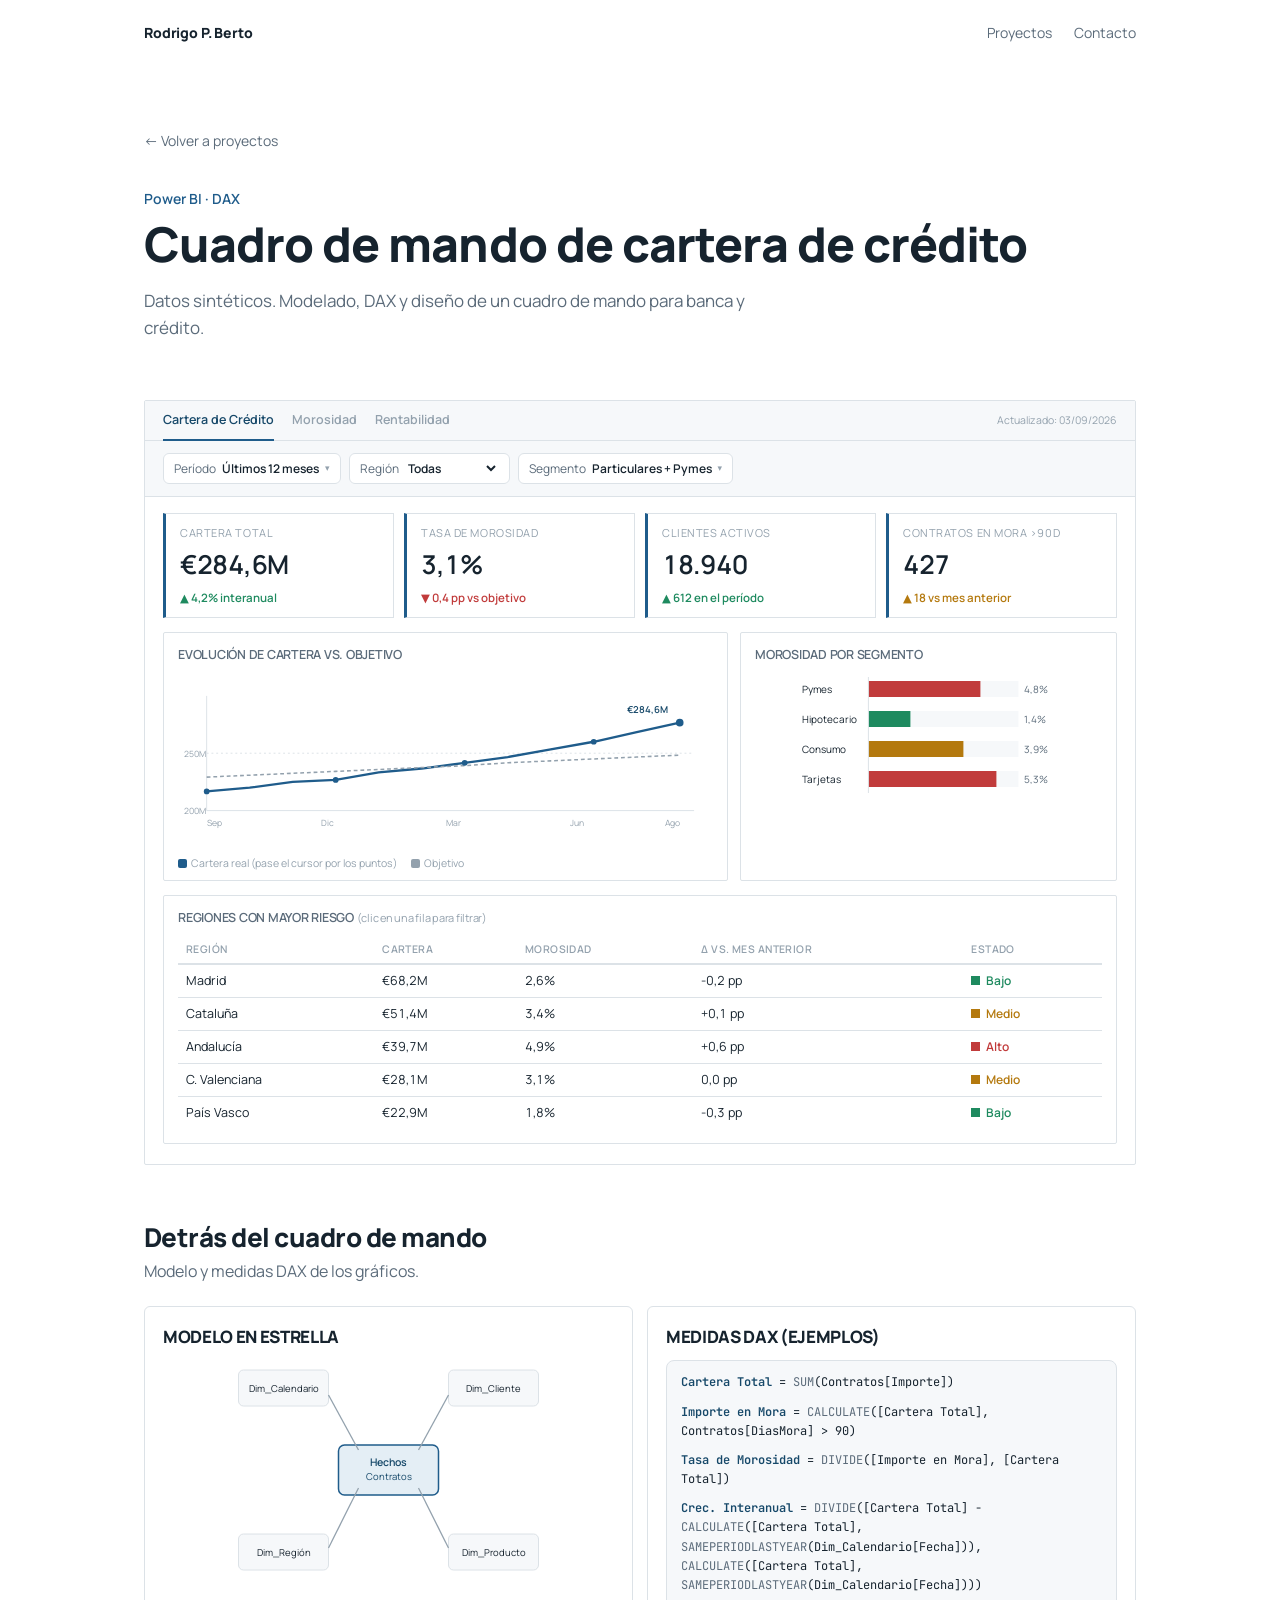
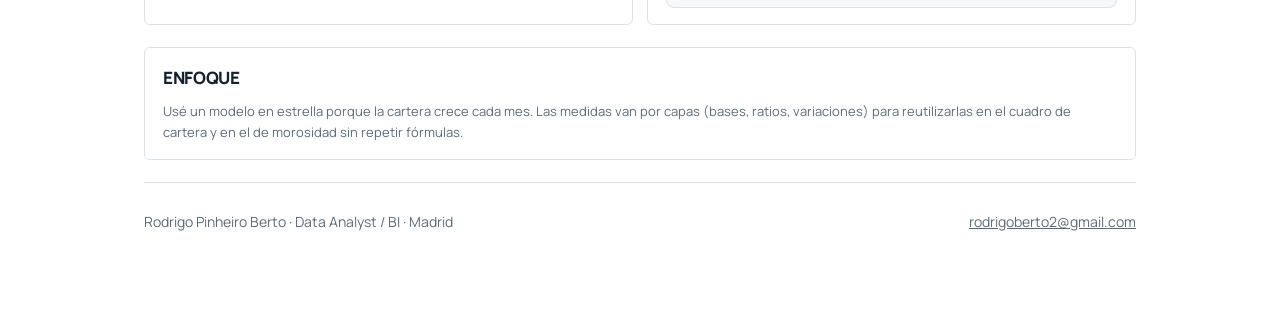
<file: cases/cartera-credito.html>
<!doctype html>
<html lang="es">
<head>
<meta charset="utf-8">
<meta name="viewport" content="width=device-width, initial-scale=1">
<title>Cuadro de mando de cartera de crédito · Rodrigo Pinheiro Berto</title>
<link rel="stylesheet" href="https://fonts.googleapis.com/css2?family=Manrope:wght@400;500;600;700;800&family=JetBrains+Mono:wght@400;600&display=swap">
<link rel="stylesheet" href="../assets/estilo.css?v=6">
<style>
  :root{
    --bg:#EEF1F4;
    --surface:#FFFFFF;
    --surface-2:#F6F8FA;
    --ink:#16232E;
    --ink-soft:#5B6B7A;
    --ink-faint:#93A1AD;
    --accent:#1F5C8B;
    --accent-ink:#164869;
    --accent-soft:#E4EEF5;
    --line:#DCE2E7;
    --good:#1E8A5F;
    --good-soft:#E1F3EA;
    --warn:#B4790E;
    --warn-soft:#FBEED8;
    --bad:#C13B3B;
    --bad-soft:#FBE4E2;
    --shadow: 0 1px 2px rgba(22,35,46,.05), 0 4px 14px rgba(22,35,46,.06);
  }
  @media (prefers-color-scheme: dark){
    :root:not([data-theme="light"]){
      --bg:#12181F;
      --surface:#1B232C;
      --surface-2:#212A34;
      --ink:#E7ECF0;
      --ink-soft:#9FAEBA;
      --ink-faint:#697885;
      --accent:#6FAEDA;
      --accent-ink:#9BC7E6;
      --accent-soft:#1E3244;
      --line:#2C3A46;
      --good:#4FBE8C;
      --good-soft:#173226;
      --warn:#E0A93E;
      --warn-soft:#3A2E14;
      --bad:#E2726B;
      --bad-soft:#3B1F1E;
      --shadow: 0 1px 2px rgba(0,0,0,.35), 0 8px 24px rgba(0,0,0,.4);
    }
  }
  :root[data-theme="dark"]{
    --bg:#12181F; --surface:#1B232C; --surface-2:#212A34;
    --ink:#E7ECF0; --ink-soft:#9FAEBA; --ink-faint:#697885;
    --accent:#6FAEDA; --accent-ink:#9BC7E6; --accent-soft:#1E3244;
    --line:#2C3A46; --good:#4FBE8C; --good-soft:#173226;
    --warn:#E0A93E; --warn-soft:#3A2E14; --bad:#E2726B; --bad-soft:#3B1F1E;
    --shadow: 0 1px 2px rgba(0,0,0,.35), 0 8px 24px rgba(0,0,0,.4);
  }
  *{box-sizing:border-box;}
  body{ margin:0; background:var(--bg); color:var(--ink); font-family:"Manrope", "Segoe UI", ui-sans-serif, sans-serif; line-height:1.5; }
  .page{ max-width:980px; margin:0 auto; padding:26px 22px 60px; display:flex; flex-direction:column; gap:22px; }
  h1,h2,h3{ font-family:"Manrope", "Segoe UI", sans-serif; font-weight:700; margin:0; text-wrap:balance; }

  .back{ font-family:"Manrope", ui-monospace, monospace; font-size:11px; letter-spacing:.06em; text-transform:uppercase; color:var(--ink-faint); text-decoration:none; }
  .back:hover{ color:var(--accent-ink); }

  .masthead{ display:flex; flex-direction:column; gap:3px; }
  .mast-top{ display:flex; align-items:center; gap:10px; }
  .ticker{ font-family:"Manrope", monospace; font-weight:700; font-size:11.5px; color:var(--accent); border:1px solid var(--accent); width:36px; height:26px; display:flex; align-items:center; justify-content:center; flex:none; }
  .kicker{ font-family:"Manrope", ui-monospace, monospace; font-size:10.5px; letter-spacing:.12em; text-transform:uppercase; color:var(--accent-ink); font-weight:600; }
  .masthead h1{ font-family:"Manrope", "Segoe UI", sans-serif; font-size:27px; font-weight:700; letter-spacing:-.005em; }
  .masthead p{ margin:0; color:var(--ink-soft); font-size:13.5px; max-width:70ch; }

  .report{ background:var(--surface); border:1px solid var(--line); border-radius:2px; overflow:hidden; }
  .report-bar{ background:var(--surface-2); color:var(--ink); padding:9px 18px; display:flex; align-items:center; justify-content:space-between; font-size:12.5px; border-bottom:1px solid var(--line); }
  .report-bar .tabs{ display:flex; gap:18px; font-weight:600; }
  .report-bar .tabs span{ color:var(--ink-faint); padding-bottom:9px; margin-bottom:-10px; }
  .report-bar .tabs span:first-child{ color:var(--accent-ink); border-bottom:2px solid var(--accent); }
  .report-bar .meta{ font-family:"Manrope", monospace; font-size:10.5px; color:var(--ink-faint); }

  .filters{ display:flex; gap:8px; flex-wrap:wrap; padding:12px 18px; border-bottom:1px solid var(--line); background:var(--surface-2); }
  .filter-pill{ display:inline-flex; align-items:center; gap:6px; background:var(--surface); border:1px solid var(--line); border-radius:6px; padding:5px 10px; font-size:12px; color:var(--ink-soft); }
  .filter-pill b{ color:var(--ink); font-weight:600; }
  .filter-pill .car{ font-size:9px; color:var(--ink-faint); }

  .report-body{ padding:16px 18px 20px; display:flex; flex-direction:column; gap:14px; }

  .kpi-row{ display:grid; grid-template-columns:repeat(4,1fr); gap:10px; }
  .kpi{ border:1px solid var(--line); border-left:3px solid var(--accent); padding:10px 14px; background:var(--surface); }
  .kpi .label{ font-size:11px; color:var(--ink-faint); text-transform:uppercase; letter-spacing:.05em; }
  .kpi .value{ font-family:"Segoe UI", "Manrope", sans-serif; font-size:26px; font-weight:600; margin-top:3px; font-variant-numeric:tabular-nums; letter-spacing:-.01em; }
  .kpi .delta{ font-size:11.5px; margin-top:3px; font-weight:600; }
  .kpi .delta.up{ color:var(--good); } .kpi .delta.down{ color:var(--bad); }

  .charts-row{ display:grid; grid-template-columns:1.5fr 1fr; gap:12px; }
  .chart-card{ border:1px solid var(--line); border-radius:2px; padding:12px 14px 8px; background:var(--surface); }
  .chart-card h3{ font-family:"Manrope", sans-serif; font-size:12.5px; font-weight:600; color:var(--ink-soft); margin-bottom:8px; }
  .legend{ display:flex; gap:14px; font-size:10.5px; color:var(--ink-faint); margin-top:4px; }
  .legend span{ display:inline-flex; align-items:center; gap:4px; }
  .legend i{ width:9px; height:9px; border-radius:2px; display:inline-block; }

  .table-card{ border:1px solid var(--line); border-radius:2px; padding:12px 14px 14px; background:var(--surface); }
  .table-card h3{ font-family:"Manrope", sans-serif; font-size:12.5px; font-weight:600; color:var(--ink-soft); margin-bottom:8px; }
  table{ width:100%; border-collapse:collapse; font-size:12.5px; }
  th{ text-align:left; font-size:10.5px; text-transform:uppercase; letter-spacing:.04em; color:var(--ink-faint); font-weight:600; border-bottom:2px solid var(--line); padding:5px 8px; }
  td{ padding:6px 8px; border-bottom:1px solid var(--line); font-variant-numeric:tabular-nums; }
  tr:last-child td{ border-bottom:none; }
  .risk-chip{ display:inline-flex; align-items:center; gap:6px; font-size:12px; font-weight:600; }
  .risk-chip::before{ content:""; width:9px; height:9px; flex:none; }
  .risk-chip.ok{ color:var(--good); } .risk-chip.ok::before{ background:var(--good); }
  .risk-chip.warn{ color:var(--warn); } .risk-chip.warn::before{ background:var(--warn); }
  .risk-chip.bad{ color:var(--bad); } .risk-chip.bad::before{ background:var(--bad); }
  tr[data-region]:hover{ background:var(--surface-2); }
  tr[data-region].selected{ background:var(--accent-soft); }
  tr[data-region].selected td:first-child{ font-weight:700; color:var(--accent-ink); }

  .section-head{ display:flex; align-items:baseline; gap:10px; border-bottom:1px solid var(--line); padding-bottom:3px; }
  .section-head h2{ font-size:17px; font-weight:600; }
  .section-note{ font-size:12.5px; color:var(--ink-soft); margin-top:-8px; }

  .behind-grid{ display:grid; grid-template-columns:1fr 1fr; gap:14px; }
  .card{ background:var(--surface); border:1px solid var(--line); border-radius:10px; box-shadow:var(--shadow); padding:16px 18px; }
  .card h3{ font-family:"Manrope", sans-serif; font-size:13px; font-weight:600; margin-bottom:10px; color:var(--ink); }

  .dax-block{ font-family:"JetBrains Mono", ui-monospace, monospace; font-size:12px; background:var(--surface-2); border:1px solid var(--line); border-radius:8px; padding:12px 14px; display:flex; flex-direction:column; gap:10px; }
  .dax-block .m{ color:var(--ink); }
  .dax-block .m .name{ color:var(--accent-ink); font-weight:600; }
  .dax-block .m .fn{ color:var(--ink-soft); }

  footer{ text-align:center; font-size:11.5px; color:var(--ink-faint); padding-top:4px; }

  @media (max-width:640px){
    .kpi-row{ grid-template-columns:1fr 1fr; }
    .charts-row{ grid-template-columns:1fr; }
    .behind-grid{ grid-template-columns:1fr; }
  }
</style>
<style>
  /* estilo nuevo encima del de la página: tipografía, cabecera y secciones */
  body{ background:var(--surface); font-family:"Manrope", system-ui, sans-serif; line-height:1.6; }
  h1,h2,h3{ font-family:"Manrope", system-ui, sans-serif; letter-spacing:-.02em; }
  .page{ max-width:1040px; padding:0 24px 40px; gap:22px; }
  .section-head{ border:none; padding:0; margin-top:30px; display:flex; gap:14px; align-items:baseline; }
  .section-head .num{ font-family:"Manrope", sans-serif; font-size:15px; font-weight:700; color:var(--ink-faint); letter-spacing:0; }
  .section-head h2{ font-size:26px; font-weight:800; }
  .section-note{ font-size:16px; color:var(--ink-soft); margin:0; max-width:70ch; }
  .card{ border-radius:6px; box-shadow:none; }
  .card h3{ font-size:17px; font-weight:800; }
  .caso-cab .herr{ color:var(--accent); }
</style>
</head>
<body>
<div class="page">

  <header class="top">
    <a class="marca" href="../index.html">Rodrigo P. Berto</a>
    <nav><a href="../index.html#proyectos">Proyectos</a><a href="../index.html#contacto">Contacto</a></nav>
  </header>

  <div class="caso-cab">
    <a class="volver" href="../index.html#proyectos">← Volver a proyectos</a>
    <div class="herr">Power BI · DAX</div>
    <h1>Cuadro de mando de cartera de crédito</h1>
    <p>Datos sintéticos. Modelado, DAX y diseño de un cuadro de mando para banca y crédito.</p>
  </div>

  <div class="report">
    <div class="report-bar">
      <div class="tabs"><span>Cartera de Crédito</span><span>Morosidad</span><span>Rentabilidad</span></div>
      <div class="meta">Actualizado: 03/09/2026</div>
    </div>
    <div class="filters">
      <span class="filter-pill">Período <b>Últimos 12 meses</b> <span class="car">▾</span></span>
      <label class="filter-pill" style="gap:5px;">Región
        <select id="region-select" style="border:none;background:transparent;font:inherit;font-weight:600;color:var(--ink);cursor:pointer;">
          <option value="todas">Todas</option>
          <option value="madrid">Madrid</option>
          <option value="cataluna">Cataluña</option>
          <option value="andalucia">Andalucía</option>
          <option value="valencia">C. Valenciana</option>
          <option value="vasco">País Vasco</option>
        </select>
      </label>
      <span class="filter-pill">Segmento <b>Particulares + Pymes</b> <span class="car">▾</span></span>
    </div>
    <div class="report-body">

      <div class="kpi-row">
        <div class="kpi"><div class="label">Cartera Total</div><div class="value" id="kpi-cartera">€284,6M</div><div class="delta up" id="kpi-cartera-delta">▲ 4,2% interanual</div></div>
        <div class="kpi"><div class="label">Tasa de Morosidad</div><div class="value" id="kpi-morosidad">3,1%</div><div class="delta down" id="kpi-morosidad-delta">▼ 0,4 pp vs objetivo</div></div>
        <div class="kpi"><div class="label">Clientes Activos</div><div class="value" id="kpi-clientes">18.940</div><div class="delta up" id="kpi-clientes-delta">▲ 612 en el período</div></div>
        <div class="kpi"><div class="label">Contratos en Mora &gt;90d</div><div class="value" id="kpi-mora90">427</div><div class="delta down" id="kpi-mora90-delta" style="color:var(--warn)">▲ 18 vs mes anterior</div></div>
      </div>

      <div class="charts-row">
        <div class="chart-card">
          <h3>EVOLUCIÓN DE CARTERA VS. OBJETIVO</h3>
          <svg viewBox="0 0 560 170" width="100%" height="170">
            <line x1="30" y1="20" x2="30" y2="140" stroke="var(--line)" stroke-width="1"/>
            <line x1="30" y1="140" x2="540" y2="140" stroke="var(--line)" stroke-width="1"/>
            <line x1="30" y1="80" x2="540" y2="80" stroke="var(--line)" stroke-width="1" stroke-dasharray="2,3"/>
            <text x="6" y="84" font-size="9" fill="var(--ink-faint)" font-family="Manrope">250M</text>
            <text x="6" y="144" font-size="9" fill="var(--ink-faint)" font-family="Manrope">200M</text>
            <polyline points="30,120 75,116 120,110 165,108 210,100 255,96 300,90 345,84 390,76 435,68 480,58 525,48"
              fill="none" stroke="var(--accent)" stroke-width="2.4"/>
            <polyline points="30,105 75,103 120,101 165,99 210,97 255,95 300,93 345,90 390,88 435,86 480,84 525,82"
              fill="none" stroke="var(--ink-faint)" stroke-width="1.6" stroke-dasharray="4,3"/>
            <g class="pt" style="cursor:pointer">
              <circle cx="30" cy="120" r="7" fill="transparent"/><circle cx="30" cy="120" r="3" fill="var(--accent)"/>
              <title>Sep 2025, Cartera: €221,4M</title>
            </g>
            <g class="pt" style="cursor:pointer">
              <circle cx="165" cy="108" r="7" fill="transparent"/><circle cx="165" cy="108" r="3" fill="var(--accent)"/>
              <title>Dic 2025, Cartera: €238,9M</title>
            </g>
            <g class="pt" style="cursor:pointer">
              <circle cx="300" cy="90" r="7" fill="transparent"/><circle cx="300" cy="90" r="3" fill="var(--accent)"/>
              <title>Mar 2026, Cartera: €256,3M</title>
            </g>
            <g class="pt" style="cursor:pointer">
              <circle cx="435" cy="68" r="7" fill="transparent"/><circle cx="435" cy="68" r="3" fill="var(--accent)"/>
              <title>Jun 2026, Cartera: €271,8M</title>
            </g>
            <g class="pt" style="cursor:pointer">
              <circle cx="525" cy="48" r="7" fill="transparent"/><circle cx="525" cy="48" r="4" fill="var(--accent)"/>
              <title>Ago 2026, Cartera: €284,6M (último dato)</title>
            </g>
            <text x="470" y="38" font-size="10" fill="var(--accent-ink)" font-family="Manrope" font-weight="600" id="line-chart-label">€284,6M</text>
            <text x="30" y="156" font-size="9" fill="var(--ink-faint)">Sep</text>
            <text x="150" y="156" font-size="9" fill="var(--ink-faint)">Dic</text>
            <text x="280" y="156" font-size="9" fill="var(--ink-faint)">Mar</text>
            <text x="410" y="156" font-size="9" fill="var(--ink-faint)">Jun</text>
            <text x="510" y="156" font-size="9" fill="var(--ink-faint)">Ago</text>
          </svg>
          <div class="legend"><span><i style="background:var(--accent)"></i>Cartera real (pase el cursor por los puntos)</span><span><i style="background:var(--ink-faint)"></i>Objetivo</span></div>
        </div>
        <div class="chart-card">
          <h3>MOROSIDAD POR SEGMENTO</h3>
          <svg viewBox="0 0 260 170" width="100%" height="170">
            <text x="4" y="20" font-size="10" fill="var(--ink)" font-family="Manrope">Pymes</text>
            <rect x="70" y="8" width="150" height="16" fill="var(--surface-2)"/>
            <rect x="70" y="8" width="112" height="16" fill="var(--bad)" style="cursor:pointer"><title>Pymes, Morosidad 4,8% · Cartera €61,2M</title></rect>
            <text x="226" y="20" font-size="10" fill="var(--ink-soft)" font-family="Manrope">4,8%</text>

            <text x="4" y="50" font-size="10" fill="var(--ink)" font-family="Manrope">Hipotecario</text>
            <rect x="70" y="38" width="150" height="16" fill="var(--surface-2)"/>
            <rect x="70" y="38" width="42" height="16" fill="var(--good)" style="cursor:pointer"><title>Hipotecario, Morosidad 1,4% · Cartera €142,7M</title></rect>
            <text x="226" y="50" font-size="10" fill="var(--ink-soft)" font-family="Manrope">1,4%</text>

            <text x="4" y="80" font-size="10" fill="var(--ink)" font-family="Manrope">Consumo</text>
            <rect x="70" y="68" width="150" height="16" fill="var(--surface-2)"/>
            <rect x="70" y="68" width="95" height="16" fill="var(--warn)" style="cursor:pointer"><title>Consumo, Morosidad 3,9% · Cartera €58,3M</title></rect>
            <text x="226" y="80" font-size="10" fill="var(--ink-soft)" font-family="Manrope">3,9%</text>

            <text x="4" y="110" font-size="10" fill="var(--ink)" font-family="Manrope">Tarjetas</text>
            <rect x="70" y="98" width="150" height="16" fill="var(--surface-2)"/>
            <rect x="70" y="98" width="128" height="16" fill="var(--bad)" style="cursor:pointer"><title>Tarjetas, Morosidad 5,3% · Cartera €22,4M</title></rect>
            <text x="226" y="110" font-size="10" fill="var(--ink-soft)" font-family="Manrope">5,3%</text>

            <line x1="70" y1="4" x2="70" y2="120" stroke="var(--line)" stroke-width="1"/>
          </svg>
        </div>
      </div>

      <div class="table-card">
        <h3>REGIONES CON MAYOR RIESGO <span style="font-weight:400;color:var(--ink-faint);text-transform:none;font-size:11px;">(clic en una fila para filtrar)</span></h3>
        <table id="region-table">
          <thead><tr><th>Región</th><th>Cartera</th><th>Morosidad</th><th>Δ vs. mes anterior</th><th>Estado</th></tr></thead>
          <tbody>
            <tr data-region="madrid" style="cursor:pointer"><td>Madrid</td><td>€68,2M</td><td>2,6%</td><td>-0,2 pp</td><td><span class="risk-chip ok">Bajo</span></td></tr>
            <tr data-region="cataluna" style="cursor:pointer"><td>Cataluña</td><td>€51,4M</td><td>3,4%</td><td>+0,1 pp</td><td><span class="risk-chip warn">Medio</span></td></tr>
            <tr data-region="andalucia" style="cursor:pointer"><td>Andalucía</td><td>€39,7M</td><td>4,9%</td><td>+0,6 pp</td><td><span class="risk-chip bad">Alto</span></td></tr>
            <tr data-region="valencia" style="cursor:pointer"><td>C. Valenciana</td><td>€28,1M</td><td>3,1%</td><td>0,0 pp</td><td><span class="risk-chip warn">Medio</span></td></tr>
            <tr data-region="vasco" style="cursor:pointer"><td>País Vasco</td><td>€22,9M</td><td>1,8%</td><td>-0,3 pp</td><td><span class="risk-chip ok">Bajo</span></td></tr>
          </tbody>
        </table>
      </div>

    </div>
  </div>

  <div class="section">
    <div class="section-head"><h2>Detrás del cuadro de mando</h2></div>
    <p class="section-note">Modelo y medidas DAX de los gráficos.</p>
  </div>

  <div class="behind-grid">

    <div class="card">
      <h3>MODELO EN ESTRELLA</h3>
      <svg viewBox="0 0 320 220" width="100%" height="220">
        <rect x="110" y="85" width="100" height="50" rx="6" fill="var(--accent-soft)" stroke="var(--accent)" stroke-width="1.5"/>
        <text x="160" y="106" font-size="10.5" font-weight="600" text-anchor="middle" fill="var(--accent-ink)" font-family="Manrope">Hechos</text>
        <text x="160" y="120" font-size="9.5" text-anchor="middle" fill="var(--accent-ink)" font-family="Manrope">Contratos</text>

        <rect x="10" y="10" width="90" height="36" rx="5" fill="var(--surface-2)" stroke="var(--line)"/>
        <text x="55" y="32" font-size="9.5" text-anchor="middle" fill="var(--ink)" font-family="Manrope">Dim_Calendario</text>

        <rect x="220" y="10" width="90" height="36" rx="5" fill="var(--surface-2)" stroke="var(--line)"/>
        <text x="265" y="32" font-size="9.5" text-anchor="middle" fill="var(--ink)" font-family="Manrope">Dim_Cliente</text>

        <rect x="10" y="174" width="90" height="36" rx="5" fill="var(--surface-2)" stroke="var(--line)"/>
        <text x="55" y="196" font-size="9.5" text-anchor="middle" fill="var(--ink)" font-family="Manrope">Dim_Región</text>

        <rect x="220" y="174" width="90" height="36" rx="5" fill="var(--surface-2)" stroke="var(--line)"/>
        <text x="265" y="196" font-size="9.5" text-anchor="middle" fill="var(--ink)" font-family="Manrope">Dim_Producto</text>

        <line x1="100" y1="35" x2="130" y2="90" stroke="var(--ink-faint)" stroke-width="1.3"/>
        <line x1="220" y1="35" x2="190" y2="90" stroke="var(--ink-faint)" stroke-width="1.3"/>
        <line x1="100" y1="188" x2="130" y2="128" stroke="var(--ink-faint)" stroke-width="1.3"/>
        <line x1="220" y1="188" x2="190" y2="128" stroke="var(--ink-faint)" stroke-width="1.3"/>
      </svg>
    </div>

    <div class="card">
      <h3>MEDIDAS DAX (EJEMPLOS)</h3>
      <div class="dax-block">
        <div class="m"><span class="name">Cartera Total</span> = <span class="fn">SUM</span>(Contratos[Importe])</div>
        <div class="m"><span class="name">Importe en Mora</span> = <span class="fn">CALCULATE</span>([Cartera Total], Contratos[DiasMora] &gt; 90)</div>
        <div class="m"><span class="name">Tasa de Morosidad</span> = <span class="fn">DIVIDE</span>([Importe en Mora], [Cartera Total])</div>
        <div class="m"><span class="name">Crec. Interanual</span> = <span class="fn">DIVIDE</span>([Cartera Total] − <span class="fn">CALCULATE</span>([Cartera Total], <span class="fn">SAMEPERIODLASTYEAR</span>(Dim_Calendario[Fecha])), <span class="fn">CALCULATE</span>([Cartera Total], <span class="fn">SAMEPERIODLASTYEAR</span>(Dim_Calendario[Fecha])))</div>
      </div>
    </div>

  </div>

  <div class="card">
    <h3>ENFOQUE</h3>
    <p style="font-size:13px; color:var(--ink-soft); margin:0;">Usé un modelo en estrella porque la cartera crece cada mes. Las medidas van por capas (bases, ratios, variaciones) para reutilizarlas en el cuadro de cartera y en el de morosidad sin repetir fórmulas.</p>
  </div>

  <footer class="pie"><span>Rodrigo Pinheiro Berto · Data Analyst / BI · Madrid</span><a href="mailto:rodrigoberto2@gmail.com">rodrigoberto2@gmail.com</a></footer>

</div>

<script>
  const REGION_DATA = {
    todas:     { cartera: "€284,6M", cartDelta: "▲ 4,2% interanual",      mor: "3,1%", morDelta: "▼ 0,4 pp vs objetivo", cli: "18.940", cliDelta: "▲ 612 en el período", mora90: "427", mora90Delta: "▲ 18 vs mes anterior" },
    madrid:    { cartera: "€68,2M",  cartDelta: "▲ 5,1% interanual",      mor: "2,6%", morDelta: "▼ 0,2 pp vs objetivo", cli: "5.120",  cliDelta: "▲ 188 en el período", mora90: "71",  mora90Delta: "▼ 4 vs mes anterior" },
    cataluna:  { cartera: "€51,4M",  cartDelta: "▲ 3,4% interanual",      mor: "3,4%", morDelta: "▲ 0,1 pp vs objetivo", cli: "3.865",  cliDelta: "▲ 96 en el período",  mora90: "88",  mora90Delta: "▲ 3 vs mes anterior" },
    andalucia: { cartera: "€39,7M",  cartDelta: "▲ 1,8% interanual",      mor: "4,9%", morDelta: "▲ 0,6 pp vs objetivo", cli: "3.102",  cliDelta: "▲ 41 en el período",  mora90: "112", mora90Delta: "▲ 9 vs mes anterior" },
    valencia:  { cartera: "€28,1M",  cartDelta: "▲ 2,9% interanual",      mor: "3,1%", morDelta: "0,0 pp vs objetivo",   cli: "2.340",  cliDelta: "▲ 58 en el período",  mora90: "54",  mora90Delta: "0 vs mes anterior" },
    vasco:     { cartera: "€22,9M",  cartDelta: "▲ 6,0% interanual",      mor: "1,8%", morDelta: "▼ 0,3 pp vs objetivo", cli: "1.890",  cliDelta: "▲ 47 en el período",  mora90: "22",  mora90Delta: "▼ 2 vs mes anterior" },
  };

  const regionSelect = document.getElementById("region-select");
  const rows = document.querySelectorAll("#region-table tr[data-region]");

  function applyRegion(region) {
    const d = REGION_DATA[region] || REGION_DATA.todas;
    document.getElementById("kpi-cartera").textContent = d.cartera;
    document.getElementById("kpi-cartera-delta").textContent = d.cartDelta;
    document.getElementById("kpi-morosidad").textContent = d.mor;
    document.getElementById("kpi-morosidad-delta").textContent = d.morDelta;
    document.getElementById("kpi-clientes").textContent = d.cli;
    document.getElementById("kpi-clientes-delta").textContent = d.cliDelta;
    document.getElementById("kpi-mora90").textContent = d.mora90;
    document.getElementById("kpi-mora90-delta").textContent = d.mora90Delta;
    document.getElementById("line-chart-label").textContent = d.cartera;

    rows.forEach(r => r.classList.toggle("selected", r.dataset.region === region));
    regionSelect.value = region;
  }

  regionSelect.addEventListener("change", () => applyRegion(regionSelect.value));
  rows.forEach(r => r.addEventListener("click", () => {
    const isSame = r.classList.contains("selected");
    applyRegion(isSame ? "todas" : r.dataset.region);
  }));
</script>
</body>
</html>
</file>
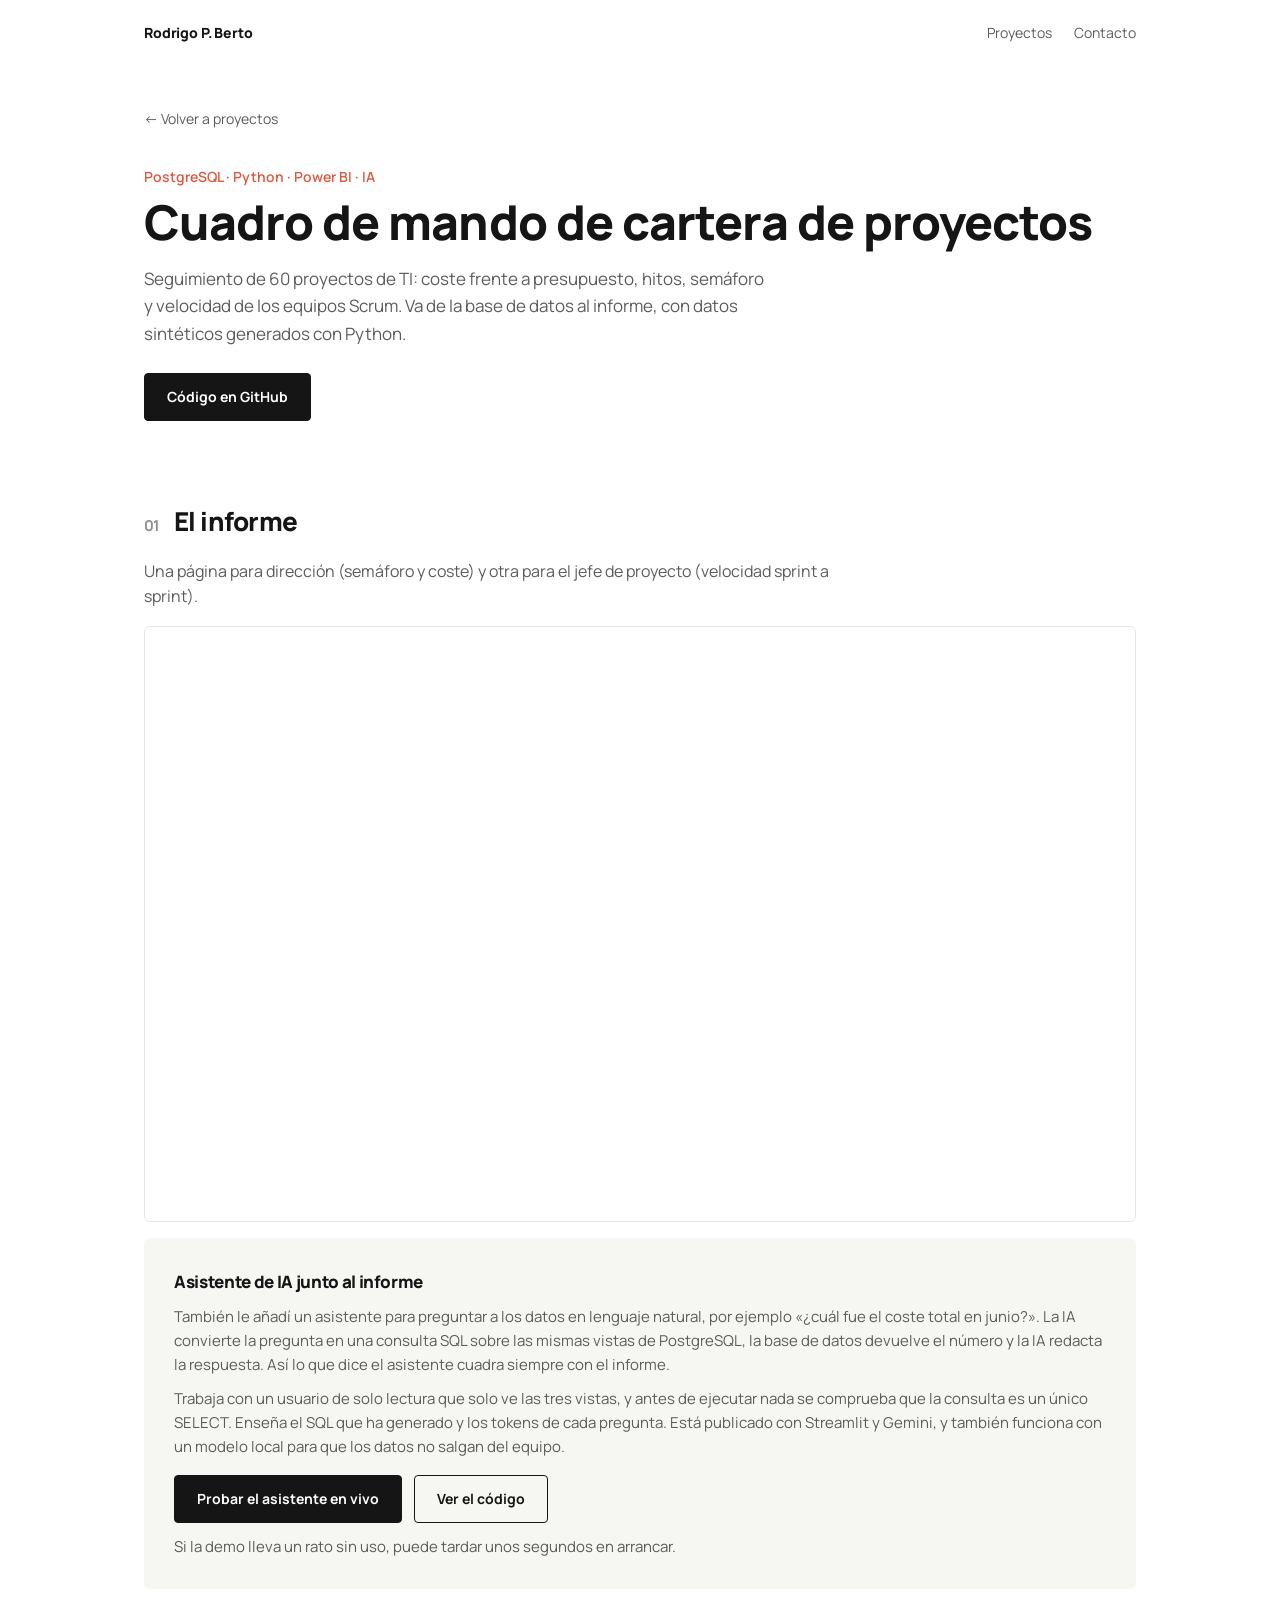
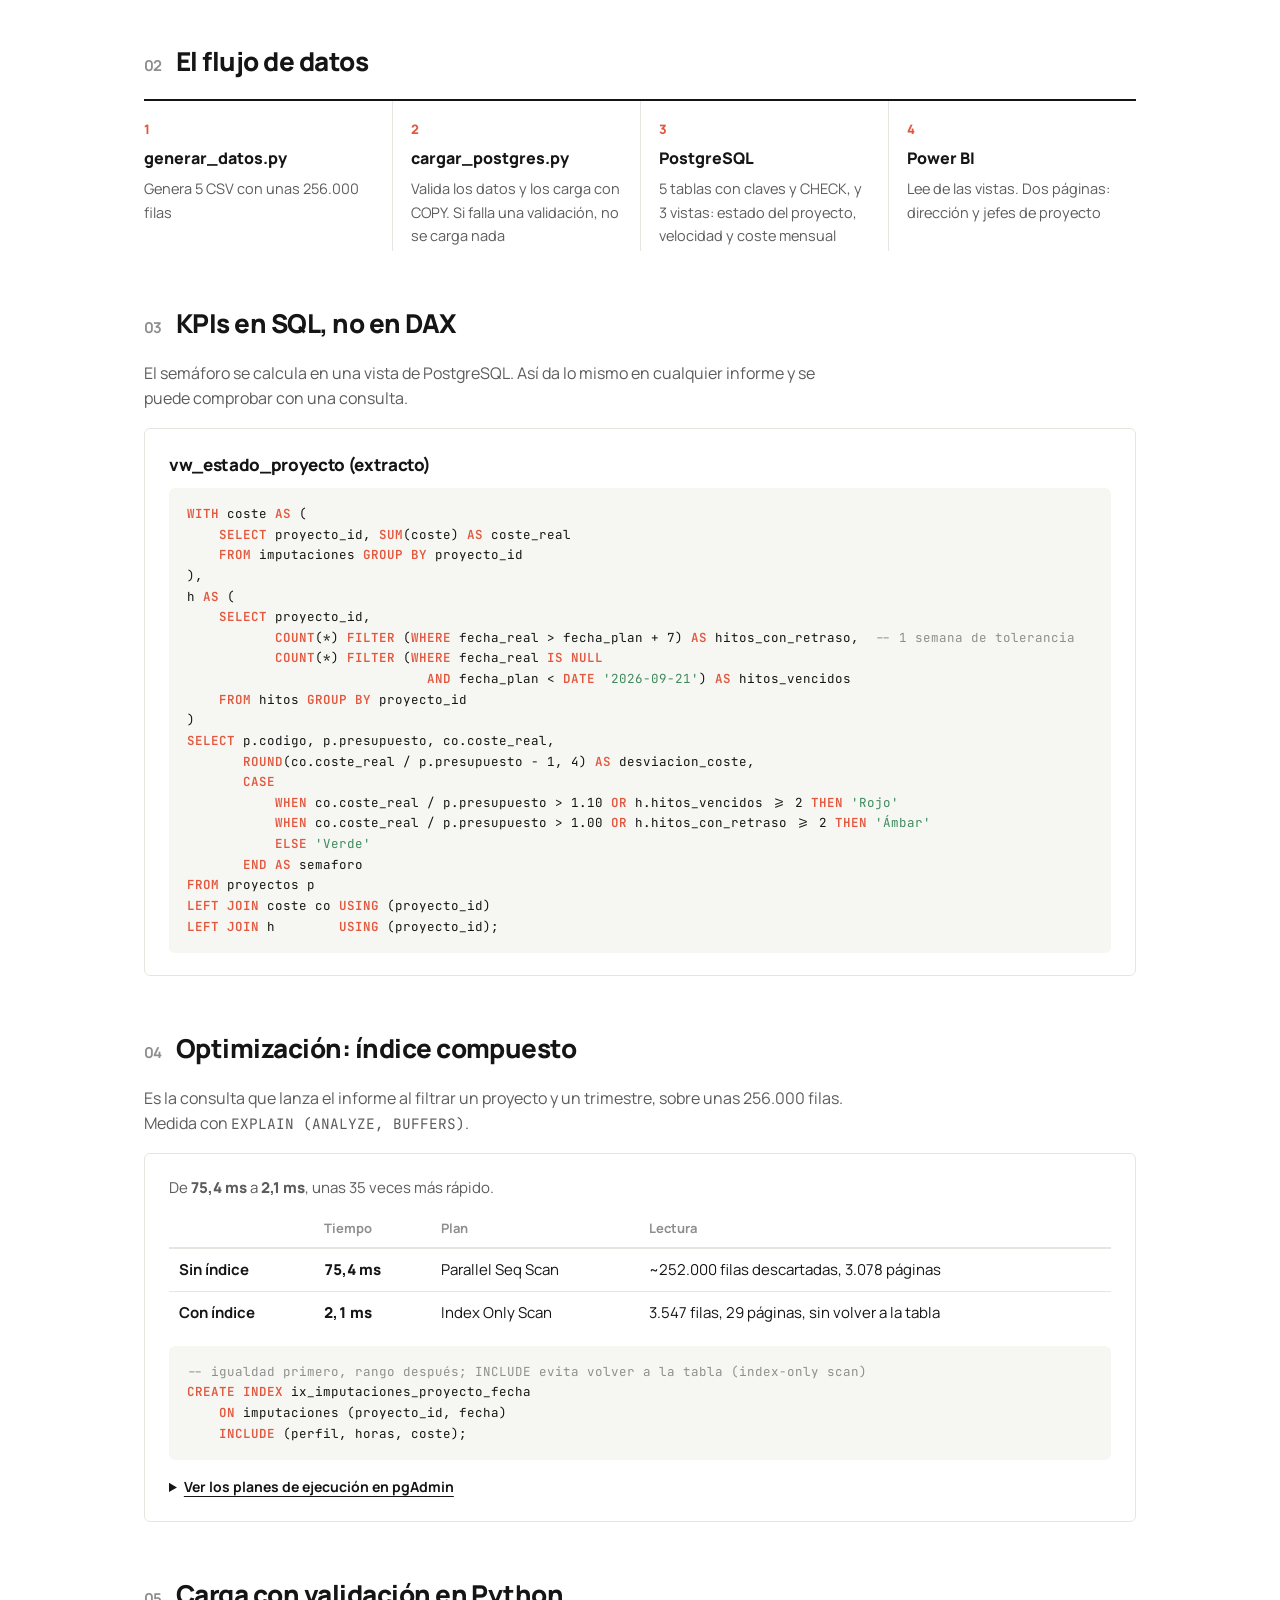
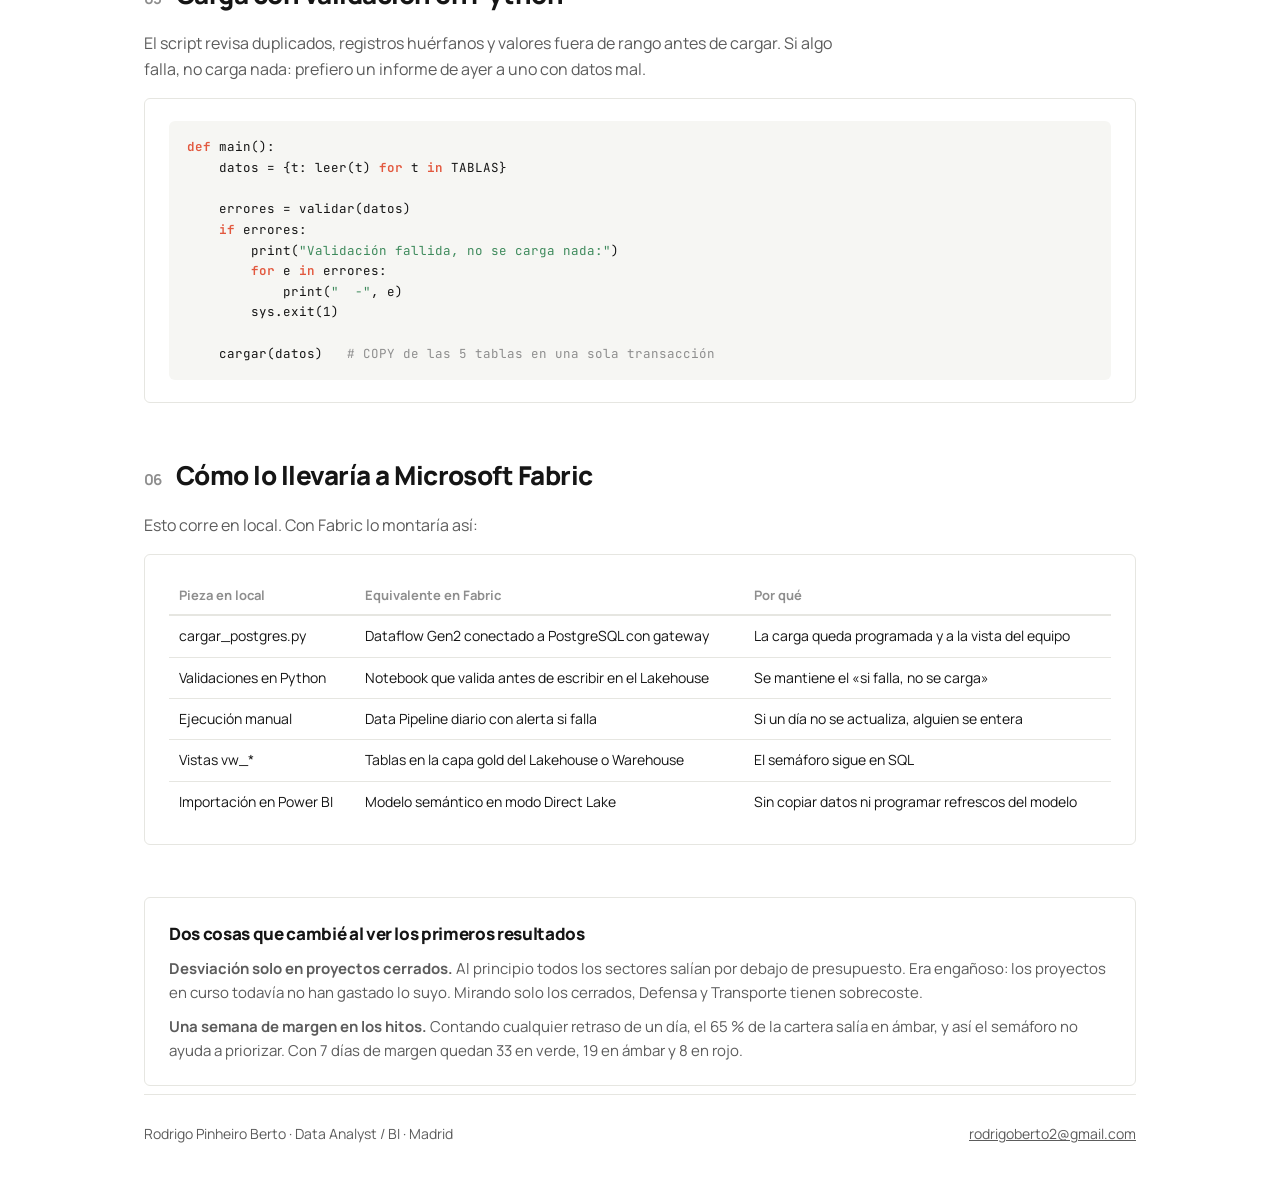
<file: cases/cartera-proyectos.html>
<!doctype html>
<html lang="es">
<head>
<meta charset="utf-8">
<meta name="viewport" content="width=device-width, initial-scale=1">
<title>Cuadro de mando de cartera de proyectos · Rodrigo Pinheiro Berto</title>
<link rel="stylesheet" href="https://fonts.googleapis.com/css2?family=Manrope:wght@400;500;600;700;800&family=JetBrains+Mono:wght@400;600&display=swap">
<link rel="stylesheet" href="../assets/estilo.css?v=6">
</head>
<body>
<div class="wrap">
  <header class="top">
    <a class="marca" href="../index.html">Rodrigo P. Berto</a>
    <nav><a href="../index.html#proyectos">Proyectos</a><a href="../index.html#contacto">Contacto</a></nav>
  </header>

  <div class="caso-cab">
    <a class="volver" href="../index.html#proyectos">← Volver a proyectos</a>
    <div class="herr">PostgreSQL · Python · Power BI · IA</div>
    <h1>Cuadro de mando de cartera de proyectos</h1>
    <p>Seguimiento de 60 proyectos de TI: coste frente a presupuesto, hitos, semáforo y velocidad de los equipos Scrum. Va de la base de datos al informe, con datos sintéticos generados con Python.</p>
    <div class="btns"><a class="btn" id="repo-link" href="https://github.com/rodrigoberto2-ai/cartera-proyectos-bi" target="_blank" rel="noopener">Código en GitHub</a></div>
  </div>

  <!-- 01 · Informe -->
  <section class="bloque">
  <h2><span class="num">01</span>El informe</h2>
  <p>Una página para dirección (semáforo y coste) y otra para el jefe de proyecto (velocidad sprint a sprint).</p>

  <div class="pbi-wrap">
    <div class="pbi-frame">
      <iframe title="Informe Power BI: cartera de proyectos" src="https://app.powerbi.com/view?r=eyJrIjoiN2JkZTZhN2MtZmRmZC00Y2M0LWFlNGUtNjg4ODlkOWM5N2QyIiwidCI6ImFiMTUzNmU4LWVkYzgtNDE4OC1iM2U3LWNkMjU3MDZiODdlMCJ9&pageName=a12dc0d2106a6ab753ed" frameborder="0" allowfullscreen="true" loading="lazy"></iframe>
    </div>
  </div>

  <div class="card ia">
    <h3>Asistente de IA junto al informe</h3>
    <p>También le añadí un asistente para preguntar a los datos en lenguaje natural, por ejemplo «¿cuál fue el coste total en junio?». La IA convierte la pregunta en una consulta SQL sobre las mismas vistas de PostgreSQL, la base de datos devuelve el número y la IA redacta la respuesta. Así lo que dice el asistente cuadra siempre con el informe.</p>
    <p>Trabaja con un usuario de solo lectura que solo ve las tres vistas, y antes de ejecutar nada se comprueba que la consulta es un único SELECT. Enseña el SQL que ha generado y los tokens de cada pregunta. Está publicado con Streamlit y Gemini, y también funciona con un modelo local para que los datos no salgan del equipo.</p>
    <div class="btns">
      <a class="btn" href="https://cartera-proyectos-bi-m5jcheyqbydcqhocozeq5v.streamlit.app/" target="_blank" rel="noopener">Probar el asistente en vivo</a>
      <a class="btn linea" href="https://github.com/rodrigoberto2-ai/cartera-proyectos-bi/tree/main/asistente" target="_blank" rel="noopener">Ver el código</a>
    </div>
    <p class="nota" style="margin:12px 0 0">Si la demo lleva un rato sin uso, puede tardar unos segundos en arrancar.</p>
  </div>

  </section>

  <!-- 02 · Flujo -->
  <section class="bloque">
  <h2><span class="num">02</span>El flujo de datos</h2>

  <ol class="pasos">
    <li><span class="paso-n">1</span><strong>generar_datos.py</strong><span>Genera 5 CSV con unas 256.000 filas</span></li>
    <li><span class="paso-n">2</span><strong>cargar_postgres.py</strong><span>Valida los datos y los carga con COPY. Si falla una validación, no se carga nada</span></li>
    <li><span class="paso-n">3</span><strong>PostgreSQL</strong><span>5 tablas con claves y CHECK, y 3 vistas: estado del proyecto, velocidad y coste mensual</span></li>
    <li><span class="paso-n">4</span><strong>Power BI</strong><span>Lee de las vistas. Dos páginas: dirección y jefes de proyecto</span></li>
  </ol>

  </section>

  <!-- 03 · Base de datos -->
  <section class="bloque">
  <h2><span class="num">03</span>KPIs en SQL, no en DAX</h2>
  <p>El semáforo se calcula en una vista de PostgreSQL. Así da lo mismo en cualquier informe y se puede comprobar con una consulta.</p>

  <div class="card">
    <h3>vw_estado_proyecto (extracto)</h3>
<pre class="code"><span class="kw">WITH</span> coste <span class="kw">AS</span> (
    <span class="kw">SELECT</span> proyecto_id, <span class="kw">SUM</span>(coste) <span class="kw">AS</span> coste_real
    <span class="kw">FROM</span> imputaciones <span class="kw">GROUP BY</span> proyecto_id
),
h <span class="kw">AS</span> (
    <span class="kw">SELECT</span> proyecto_id,
           <span class="kw">COUNT</span>(*) <span class="kw">FILTER</span> (<span class="kw">WHERE</span> fecha_real &gt; fecha_plan + 7) <span class="kw">AS</span> hitos_con_retraso,  <span class="cm">-- 1 semana de tolerancia</span>
           <span class="kw">COUNT</span>(*) <span class="kw">FILTER</span> (<span class="kw">WHERE</span> fecha_real <span class="kw">IS NULL</span>
                              <span class="kw">AND</span> fecha_plan &lt; <span class="kw">DATE</span> <span class="st">'2026-09-21'</span>) <span class="kw">AS</span> hitos_vencidos
    <span class="kw">FROM</span> hitos <span class="kw">GROUP BY</span> proyecto_id
)
<span class="kw">SELECT</span> p.codigo, p.presupuesto, co.coste_real,
       <span class="kw">ROUND</span>(co.coste_real / p.presupuesto - 1, 4) <span class="kw">AS</span> desviacion_coste,
       <span class="kw">CASE</span>
           <span class="kw">WHEN</span> co.coste_real / p.presupuesto &gt; 1.10 <span class="kw">OR</span> h.hitos_vencidos &gt;= 2 <span class="kw">THEN</span> <span class="st">'Rojo'</span>
           <span class="kw">WHEN</span> co.coste_real / p.presupuesto &gt; 1.00 <span class="kw">OR</span> h.hitos_con_retraso &gt;= 2 <span class="kw">THEN</span> <span class="st">'Ámbar'</span>
           <span class="kw">ELSE</span> <span class="st">'Verde'</span>
       <span class="kw">END AS</span> semaforo
<span class="kw">FROM</span> proyectos p
<span class="kw">LEFT JOIN</span> coste co <span class="kw">USING</span> (proyecto_id)
<span class="kw">LEFT JOIN</span> h        <span class="kw">USING</span> (proyecto_id);</pre>
  </div>

  </section>

  <!-- 04 · Optimización -->
  <section class="bloque">
  <h2><span class="num">04</span>Optimización: índice compuesto</h2>
  <p>Es la consulta que lanza el informe al filtrar un proyecto y un trimestre, sobre unas 256.000 filas. Medida con <code>EXPLAIN (ANALYZE, BUFFERS)</code>.</p>

  <div class="card">
    <p class="resultado">De <strong>75,4 ms</strong> a <strong>2,1 ms</strong>, unas 35 veces más rápido.</p>
    <table class="comparar">
      <thead><tr><th></th><th>Tiempo</th><th>Plan</th><th>Lectura</th></tr></thead>
      <tbody>
        <tr><td>Sin índice</td><td class="num" id="t-antes">75,4 ms</td><td>Parallel Seq Scan</td><td id="plan-antes">~252.000 filas descartadas, 3.078 páginas</td></tr>
        <tr><td>Con índice</td><td class="num" id="t-despues">2,1 ms</td><td>Index Only Scan</td><td id="plan-despues">3.547 filas, 29 páginas, sin volver a la tabla</td></tr>
      </tbody>
    </table>
<pre class="code" style="margin-top:12px"><span class="cm">-- igualdad primero, rango después; INCLUDE evita volver a la tabla (index-only scan)</span>
<span class="kw">CREATE INDEX</span> ix_imputaciones_proyecto_fecha
    <span class="kw">ON</span> imputaciones (proyecto_id, fecha)
    <span class="kw">INCLUDE</span> (perfil, horas, coste);</pre>
    <details class="planes">
      <summary>Ver los planes de ejecución en pgAdmin</summary>
      <div class="shots">
      <figure><img src="../images/cartera/plan-sin-indice.png" alt="Plan en pgAdmin sin índice: Parallel Seq Scan, Execution Time 75,406 ms" loading="lazy"><figcaption>Plan real en pgAdmin · sin índice</figcaption></figure>
      <figure><img src="../images/cartera/plan-con-indice.png" alt="Plan en pgAdmin con índice: Index Only Scan, Execution Time 2,132 ms" loading="lazy"><figcaption>Plan real en pgAdmin · con índice</figcaption></figure>
      </div>
    </details>
  </div>

  </section>

  <!-- 05 · Python -->
  <section class="bloque">
  <h2><span class="num">05</span>Carga con validación en Python</h2>
  <p>El script revisa duplicados, registros huérfanos y valores fuera de rango antes de cargar. Si algo falla, no carga nada: prefiero un informe de ayer a uno con datos mal.</p>

  <div class="card">
<pre class="code"><span class="kw">def</span> main():
    datos = {t: leer(t) <span class="kw">for</span> t <span class="kw">in</span> TABLAS}

    errores = validar(datos)
    <span class="kw">if</span> errores:
        print(<span class="st">"Validación fallida, no se carga nada:"</span>)
        <span class="kw">for</span> e <span class="kw">in</span> errores:
            print(<span class="st">"  -"</span>, e)
        sys.exit(1)

    cargar(datos)   <span class="cm"># COPY de las 5 tablas en una sola transacción</span></pre>
  </div>

  </section>

  <!-- 06 · Fabric -->
  <section class="bloque">
  <h2><span class="num">06</span>Cómo lo llevaría a Microsoft Fabric</h2>
  <p>Esto corre en local. Con Fabric lo montaría así:</p>

  <div class="card">
    <table>
      <thead><tr><th>Pieza en local</th><th>Equivalente en Fabric</th><th>Por qué</th></tr></thead>
      <tbody>
        <tr><td>cargar_postgres.py</td><td>Dataflow Gen2 conectado a PostgreSQL con gateway</td><td>La carga queda programada y a la vista del equipo</td></tr>
        <tr><td>Validaciones en Python</td><td>Notebook que valida antes de escribir en el Lakehouse</td><td>Se mantiene el «si falla, no se carga»</td></tr>
        <tr><td>Ejecución manual</td><td>Data Pipeline diario con alerta si falla</td><td>Si un día no se actualiza, alguien se entera</td></tr>
        <tr><td>Vistas vw_*</td><td>Tablas en la capa gold del Lakehouse o Warehouse</td><td>El semáforo sigue en SQL</td></tr>
        <tr><td>Importación en Power BI</td><td>Modelo semántico en modo Direct Lake</td><td>Sin copiar datos ni programar refrescos del modelo</td></tr>
      </tbody>
    </table>
  </div>

  </section>

  <!-- Decisiones -->
  <section class="bloque">
  <div class="card">
    <h3>Dos cosas que cambié al ver los primeros resultados</h3>
    <p><b>Desviación solo en proyectos cerrados.</b> Al principio todos los sectores salían por debajo de presupuesto. Era engañoso: los proyectos en curso todavía no han gastado lo suyo. Mirando solo los cerrados, Defensa y Transporte tienen sobrecoste.</p>
    <p style="margin:0"><b>Una semana de margen en los hitos.</b> Contando cualquier retraso de un día, el 65 % de la cartera salía en ámbar, y así el semáforo no ayuda a priorizar. Con 7 días de margen quedan 33 en verde, 19 en ámbar y 8 en rojo.</p>
  </div>
  </section>

  <footer class="pie"><span>Rodrigo Pinheiro Berto · Data Analyst / BI · Madrid</span><a href="mailto:rodrigoberto2@gmail.com">rodrigoberto2@gmail.com</a></footer>

</div>
</body>
</html>
</file>
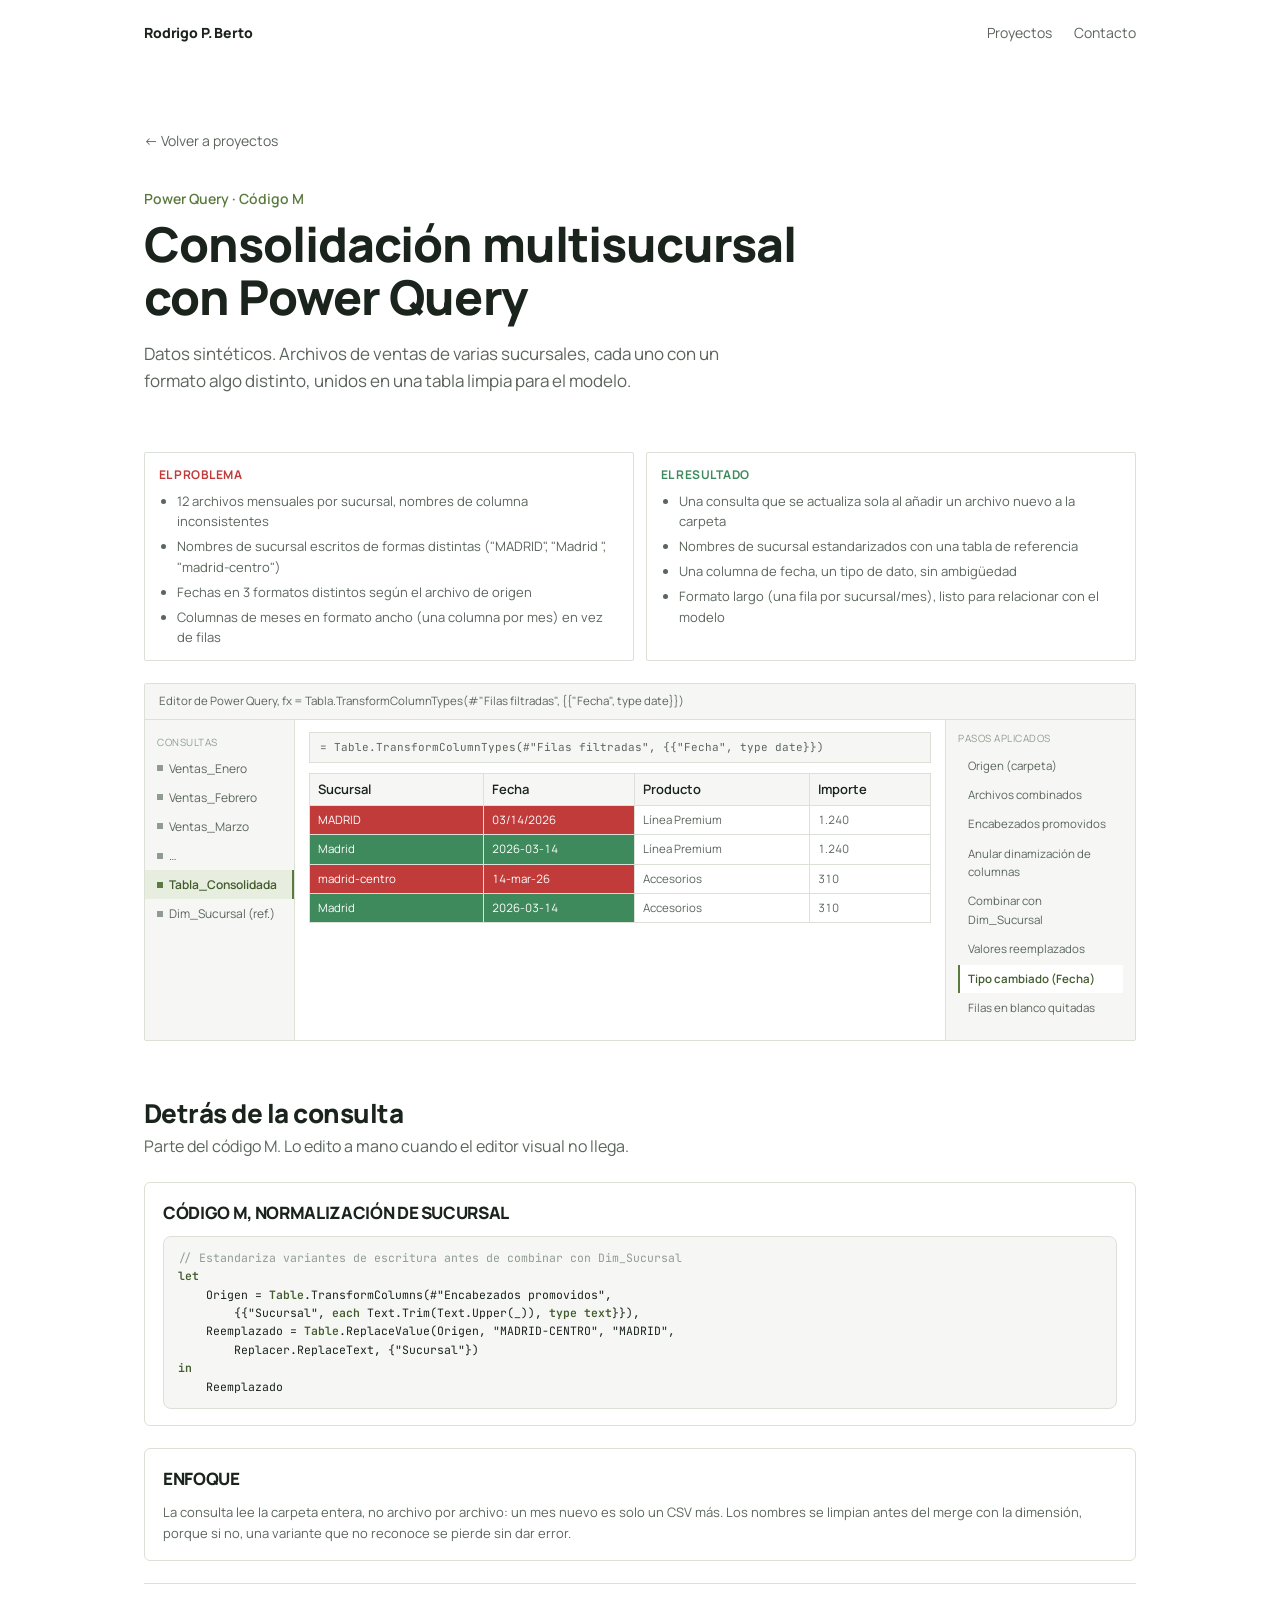
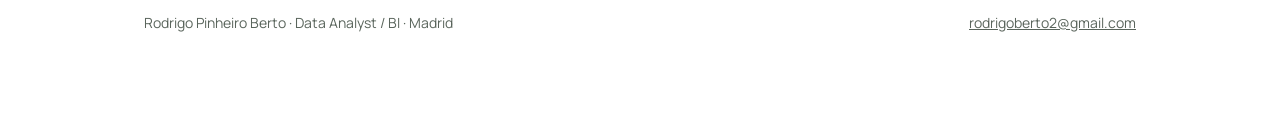
<file: cases/consolidacion-multisucursal.html>
<!doctype html>
<html lang="es">
<head>
<meta charset="utf-8">
<meta name="viewport" content="width=device-width, initial-scale=1">
<title>Consolidación multisucursal con Power Query · Rodrigo Pinheiro Berto</title>
<link rel="stylesheet" href="https://fonts.googleapis.com/css2?family=Manrope:wght@400;500;600;700;800&family=JetBrains+Mono:wght@400;600&display=swap">
<link rel="stylesheet" href="../assets/estilo.css?v=6">
<style>
  :root{
    --bg:#F0F2EE; --surface:#FFFFFF; --surface-2:#F6F7F4;
    --ink:#1A231C; --ink-soft:#5A655C; --ink-faint:#909C92;
    --accent:#5B7A3F; --accent-ink:#425B2C; --accent-soft:#E7EEDF;
    --line:#DCE1D7; --good:#3E8A5C; --warn:#B4790E; --bad:#C13B3B;
    --shadow: 0 1px 2px rgba(22,30,17,.05), 0 4px 14px rgba(22,30,17,.06);
  }
  @media (prefers-color-scheme: dark){
    :root:not([data-theme="light"]){
      --bg:#13160F; --surface:#1B1F16; --surface-2:#20251A;
      --ink:#E8ECE3; --ink-soft:#9FAB98; --ink-faint:#697866;
      --accent:#8FC26A; --accent-ink:#B0DA92; --accent-soft:#243119;
      --line:#2C3325; --good:#5FBE82; --warn:#E0A93E; --bad:#E2726B;
      --shadow: 0 1px 2px rgba(0,0,0,.35), 0 8px 24px rgba(0,0,0,.4);
    }
  }
  :root[data-theme="dark"]{
    --bg:#13160F; --surface:#1B1F16; --surface-2:#20251A;
    --ink:#E8ECE3; --ink-soft:#9FAB98; --ink-faint:#697866;
    --accent:#8FC26A; --accent-ink:#B0DA92; --accent-soft:#243119;
    --line:#2C3325; --good:#5FBE82; --warn:#E0A93E; --bad:#E2726B;
    --shadow: 0 1px 2px rgba(0,0,0,.35), 0 8px 24px rgba(0,0,0,.4);
  }
  *{box-sizing:border-box;}
  body{ margin:0; background:var(--bg); color:var(--ink); font-family:"Manrope", "Segoe UI", ui-sans-serif, sans-serif; line-height:1.5; }
  .page{ max-width:980px; margin:0 auto; padding:26px 22px 60px; display:flex; flex-direction:column; gap:22px; }
  h1,h2,h3{ font-family:"Manrope", "Segoe UI", sans-serif; font-weight:700; margin:0; text-wrap:balance; }

  .back{ font-family:"Manrope", ui-monospace, monospace; font-size:11px; letter-spacing:.06em; text-transform:uppercase; color:var(--ink-faint); text-decoration:none; }
  .back:hover{ color:var(--accent-ink); }

  .masthead{ display:flex; flex-direction:column; gap:3px; }
  .mast-top{ display:flex; align-items:center; gap:10px; }
  .ticker{ font-family:"Manrope", monospace; font-weight:700; font-size:11.5px; color:var(--accent); border:1px solid var(--accent); width:36px; height:26px; display:flex; align-items:center; justify-content:center; flex:none; }
  .kicker{ font-family:"Manrope", ui-monospace, monospace; font-size:10.5px; letter-spacing:.12em; text-transform:uppercase; color:var(--accent-ink); font-weight:600; }
  .masthead h1{ font-family:"Manrope", "Segoe UI", sans-serif; font-size:27px; font-weight:700; letter-spacing:-.005em; }
  .masthead p{ margin:0; color:var(--ink-soft); font-size:13.5px; max-width:70ch; }

  .pq-window{ background:var(--surface); border:1px solid var(--line); border-radius:2px; overflow:hidden; }
  .pq-bar{ background:var(--surface-2); border-bottom:1px solid var(--line); padding:8px 14px; font-size:11.5px; color:var(--ink-soft); font-family:"Manrope",monospace; overflow-x:auto; white-space:nowrap; }
  .pq-body{ display:grid; grid-template-columns:150px 1fr 190px; min-height:320px; }
  .pq-queries{ border-right:1px solid var(--line); padding:10px 0; background:var(--surface-2); }
  .pq-queries .grp{ font-size:10px; text-transform:uppercase; letter-spacing:.05em; color:var(--ink-faint); padding:4px 12px; }
  .pq-queries .q{ padding:5px 12px; font-size:12px; color:var(--ink-soft); display:flex; align-items:center; gap:6px; }
  .pq-queries .q.active{ background:var(--accent-soft); color:var(--accent-ink); font-weight:600; border-right:2px solid var(--accent); }
  .pq-queries .q i{ width:6px; height:6px; background:var(--ink-faint); flex:none; }
  .pq-queries .q.active i{ background:var(--accent); }

  .pq-main{ padding:12px 14px; overflow-x:auto; }
  .pq-formula{ font-family:"JetBrains Mono",monospace; font-size:11px; background:var(--surface-2); border:1px solid var(--line); padding:6px 10px; margin-bottom:10px; color:var(--ink-soft); overflow-x:auto; white-space:nowrap; }
  table.pq{ width:100%; border-collapse:collapse; font-size:11.5px; }
  table.pq th{ background:var(--surface-2); text-align:left; font-weight:600; padding:5px 8px; border:1px solid var(--line); color:var(--ink); }
  table.pq td{ padding:5px 8px; border:1px solid var(--line); color:var(--ink-soft); font-variant-numeric:tabular-nums; }
  table.pq td.bad{ background:var(--bad); color:#fff; }
  table.pq td.fixed{ background:var(--good); color:#fff; }

  .pq-steps{ border-left:1px solid var(--line); padding:10px 12px; background:var(--surface-2); }
  .pq-steps .lbl{ font-size:10px; text-transform:uppercase; letter-spacing:.05em; color:var(--ink-faint); margin-bottom:6px; }
  .pq-steps ol{ margin:0; padding:0; list-style:none; display:flex; flex-direction:column; gap:1px; }
  .pq-steps li{ font-size:11.5px; padding:5px 8px; color:var(--ink-soft); border-left:2px solid transparent; }
  .pq-steps li.current{ background:var(--surface); color:var(--accent-ink); font-weight:600; border-left:2px solid var(--accent); }

  .before-after{ display:grid; grid-template-columns:1fr 1fr; gap:12px; }
  .ba-card{ border:1px solid var(--line); border-radius:2px; padding:12px 14px; background:var(--surface); }
  .ba-card h3{ font-size:12px; text-transform:uppercase; letter-spacing:.04em; margin-bottom:6px; }
  .ba-card.before h3{ color:var(--bad); } .ba-card.after h3{ color:var(--good); }
  .ba-card ul{ margin:0; padding-left:18px; font-size:13px; color:var(--ink-soft); display:flex; flex-direction:column; gap:4px; }

  .section-head{ display:flex; align-items:baseline; gap:10px; border-bottom:1px solid var(--line); padding-bottom:3px; }
  .section-head h2{ font-size:17px; font-weight:600; }
  .section-note{ font-size:12.5px; color:var(--ink-soft); margin-top:-8px; }

  .card{ background:var(--surface); border:1px solid var(--line); border-radius:10px; box-shadow:var(--shadow); padding:16px 18px; }
  .card h3{ font-size:13px; font-weight:600; margin-bottom:10px; color:var(--ink); }
  .m-block{ font-family:"JetBrains Mono", ui-monospace, monospace; font-size:11.5px; background:var(--surface-2); border:1px solid var(--line); border-radius:8px; padding:12px 14px; white-space:pre-wrap; color:var(--ink); line-height:1.6; overflow-x:auto; }
  .m-block .kw{ color:var(--accent-ink); font-weight:600; }
  .m-block .cm{ color:var(--ink-faint); }

  footer{ text-align:center; font-size:11.5px; color:var(--ink-faint); padding-top:4px; }

  @media (max-width:680px){
    .pq-body{ grid-template-columns:1fr; }
    .pq-queries, .pq-steps{ border:none; border-top:1px solid var(--line); }
    .before-after{ grid-template-columns:1fr; }
  }
</style>
<style>
  /* estilo nuevo encima del de la página: tipografía, cabecera y secciones */
  body{ background:var(--surface); font-family:"Manrope", system-ui, sans-serif; line-height:1.6; }
  h1,h2,h3{ font-family:"Manrope", system-ui, sans-serif; letter-spacing:-.02em; }
  .page{ max-width:1040px; padding:0 24px 40px; gap:22px; }
  .section-head{ border:none; padding:0; margin-top:30px; display:flex; gap:14px; align-items:baseline; }
  .section-head .num{ font-family:"Manrope", sans-serif; font-size:15px; font-weight:700; color:var(--ink-faint); letter-spacing:0; }
  .section-head h2{ font-size:26px; font-weight:800; }
  .section-note{ font-size:16px; color:var(--ink-soft); margin:0; max-width:70ch; }
  .card{ border-radius:6px; box-shadow:none; }
  .card h3{ font-size:17px; font-weight:800; }
  .caso-cab .herr{ color:var(--accent); }
</style>
</head>
<body>
<div class="page">

  <header class="top">
    <a class="marca" href="../index.html">Rodrigo P. Berto</a>
    <nav><a href="../index.html#proyectos">Proyectos</a><a href="../index.html#contacto">Contacto</a></nav>
  </header>

  <div class="caso-cab">
    <a class="volver" href="../index.html#proyectos">← Volver a proyectos</a>
    <div class="herr">Power Query · Código M</div>
    <h1>Consolidación multisucursal con Power Query</h1>
    <p>Datos sintéticos. Archivos de ventas de varias sucursales, cada uno con un formato algo distinto, unidos en una tabla limpia para el modelo.</p>
  </div>

  <div class="before-after">
    <div class="ba-card before">
      <h3>El problema</h3>
      <ul>
        <li>12 archivos mensuales por sucursal, nombres de columna inconsistentes</li>
        <li>Nombres de sucursal escritos de formas distintas ("MADRID", "Madrid ", "madrid-centro")</li>
        <li>Fechas en 3 formatos distintos según el archivo de origen</li>
        <li>Columnas de meses en formato ancho (una columna por mes) en vez de filas</li>
      </ul>
    </div>
    <div class="ba-card after">
      <h3>El resultado</h3>
      <ul>
        <li>Una consulta que se actualiza sola al añadir un archivo nuevo a la carpeta</li>
        <li>Nombres de sucursal estandarizados con una tabla de referencia</li>
        <li>Una columna de fecha, un tipo de dato, sin ambigüedad</li>
        <li>Formato largo (una fila por sucursal/mes), listo para relacionar con el modelo</li>
      </ul>
    </div>
  </div>

  <div class="pq-window">
    <div class="pq-bar">Editor de Power Query, fx = Tabla.TransformColumnTypes(#"Filas filtradas", {&#123;"Fecha", type date&#125;})</div>
    <div class="pq-body">
      <div class="pq-queries">
        <div class="grp">Consultas</div>
        <div class="q"><i></i>Ventas_Enero</div>
        <div class="q"><i></i>Ventas_Febrero</div>
        <div class="q"><i></i>Ventas_Marzo</div>
        <div class="q"><i></i>…</div>
        <div class="q active"><i></i>Tabla_Consolidada</div>
        <div class="q"><i></i>Dim_Sucursal (ref.)</div>
      </div>
      <div class="pq-main">
        <div class="pq-formula">= Table.TransformColumnTypes(#"Filas filtradas", &#123;&#123;"Fecha", type date&#125;&#125;)</div>
        <table class="pq">
          <thead><tr><th>Sucursal</th><th>Fecha</th><th>Producto</th><th>Importe</th></tr></thead>
          <tbody>
            <tr><td class="bad">MADRID</td><td class="bad">03/14/2026</td><td>Línea Premium</td><td>1.240</td></tr>
            <tr><td class="fixed">Madrid</td><td class="fixed">2026-03-14</td><td>Línea Premium</td><td>1.240</td></tr>
            <tr><td class="bad">madrid-centro</td><td class="bad">14-mar-26</td><td>Accesorios</td><td>310</td></tr>
            <tr><td class="fixed">Madrid</td><td class="fixed">2026-03-14</td><td>Accesorios</td><td>310</td></tr>
          </tbody>
        </table>
      </div>
      <div class="pq-steps">
        <div class="lbl">Pasos Aplicados</div>
        <ol>
          <li>Origen (carpeta)</li>
          <li>Archivos combinados</li>
          <li>Encabezados promovidos</li>
          <li>Anular dinamización de columnas</li>
          <li>Combinar con Dim_Sucursal</li>
          <li>Valores reemplazados</li>
          <li class="current">Tipo cambiado (Fecha)</li>
          <li>Filas en blanco quitadas</li>
        </ol>
      </div>
    </div>
  </div>

  <div class="section">
    <div class="section-head"><h2>Detrás de la consulta</h2></div>
    <p class="section-note">Parte del código M. Lo edito a mano cuando el editor visual no llega.</p>
  </div>

  <div class="card">
    <h3>CÓDIGO M, NORMALIZACIÓN DE SUCURSAL</h3>
    <div class="m-block"><span class="cm">// Estandariza variantes de escritura antes de combinar con Dim_Sucursal</span>
<span class="kw">let</span>
    Origen = <span class="kw">Table</span>.TransformColumns(#"Encabezados promovidos",
        &#123;&#123;"Sucursal", <span class="kw">each</span> Text.Trim(Text.Upper(_)), <span class="kw">type text</span>&#125;&#125;),
    Reemplazado = <span class="kw">Table</span>.ReplaceValue(Origen, "MADRID-CENTRO", "MADRID",
        Replacer.ReplaceText, &#123;"Sucursal"&#125;)
<span class="kw">in</span>
    Reemplazado</div>
  </div>

  <div class="card">
    <h3>ENFOQUE</h3>
    <p style="font-size:13px; color:var(--ink-soft); margin:0;">La consulta lee la carpeta entera, no archivo por archivo: un mes nuevo es solo un CSV más. Los nombres se limpian antes del merge con la dimensión, porque si no, una variante que no reconoce se pierde sin dar error.</p>
  </div>

  <footer class="pie"><span>Rodrigo Pinheiro Berto · Data Analyst / BI · Madrid</span><a href="mailto:rodrigoberto2@gmail.com">rodrigoberto2@gmail.com</a></footer>

</div>
</body>
</html>
</file>
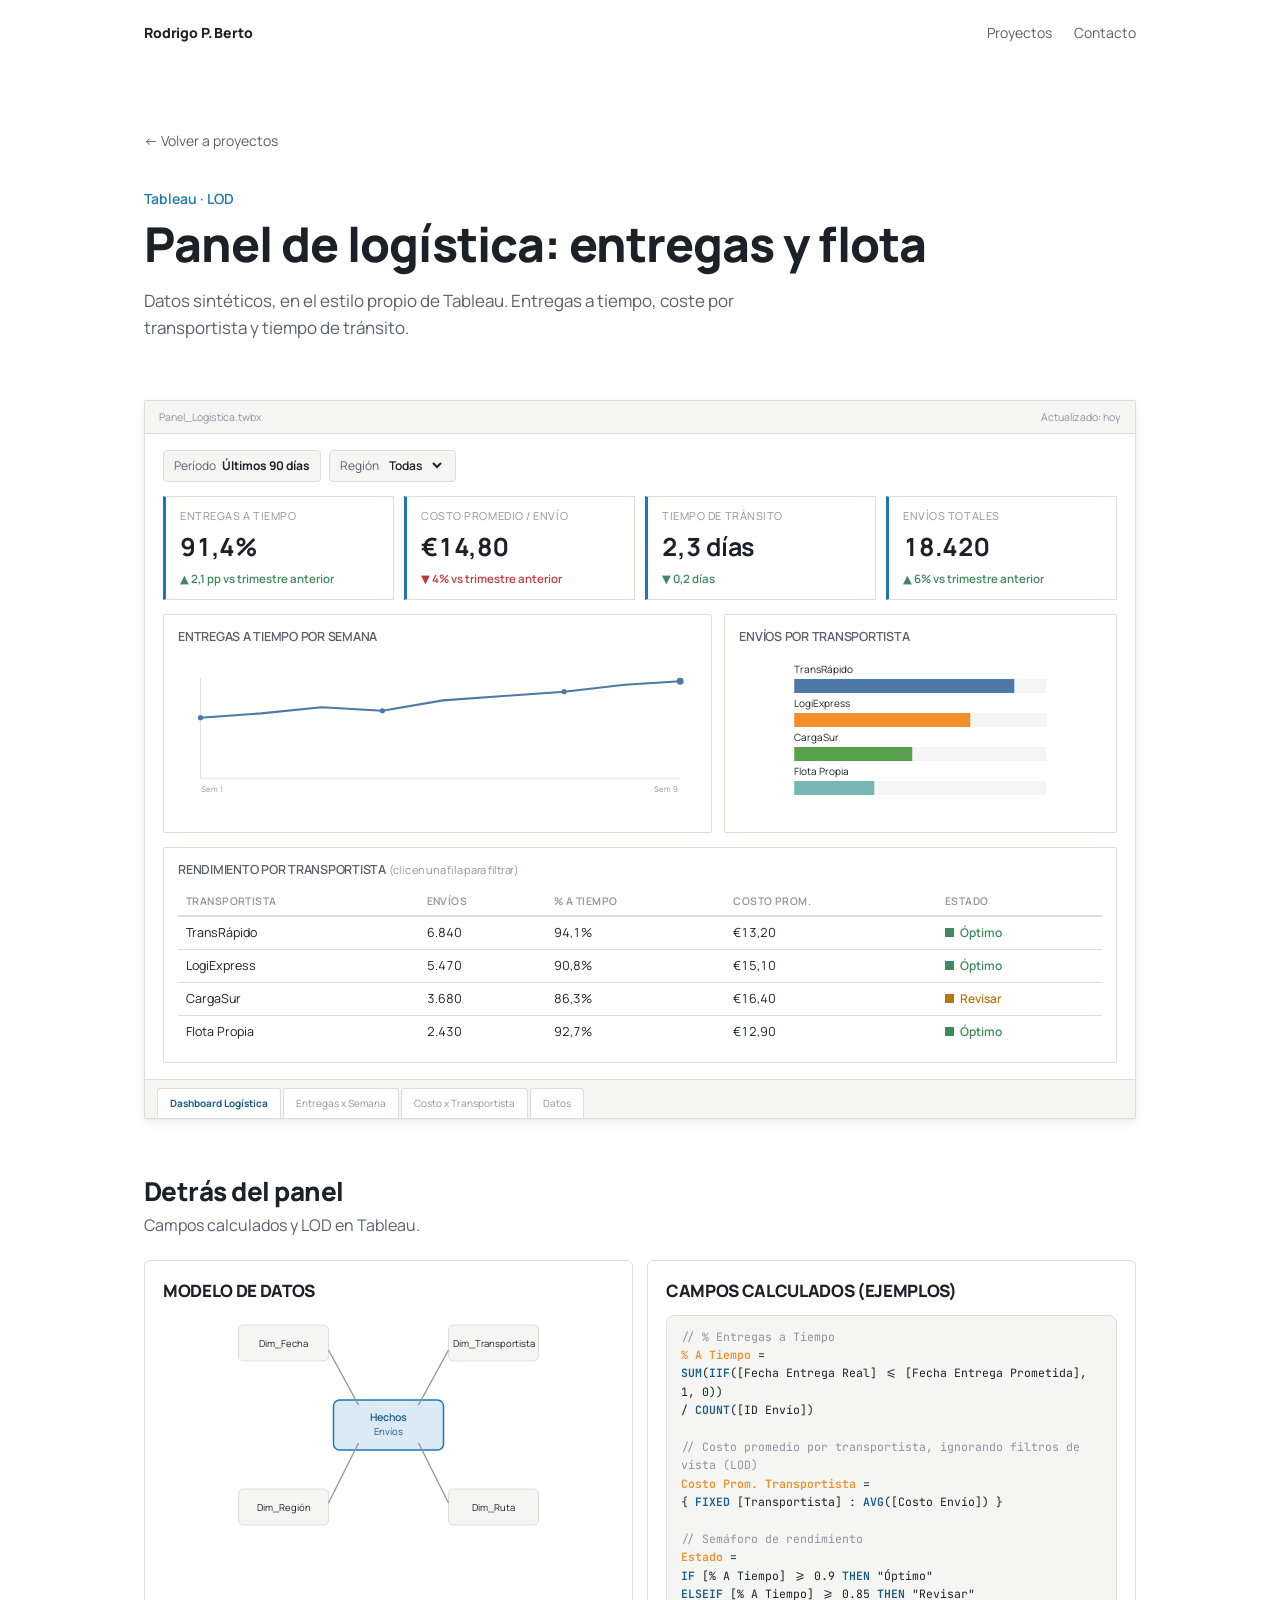
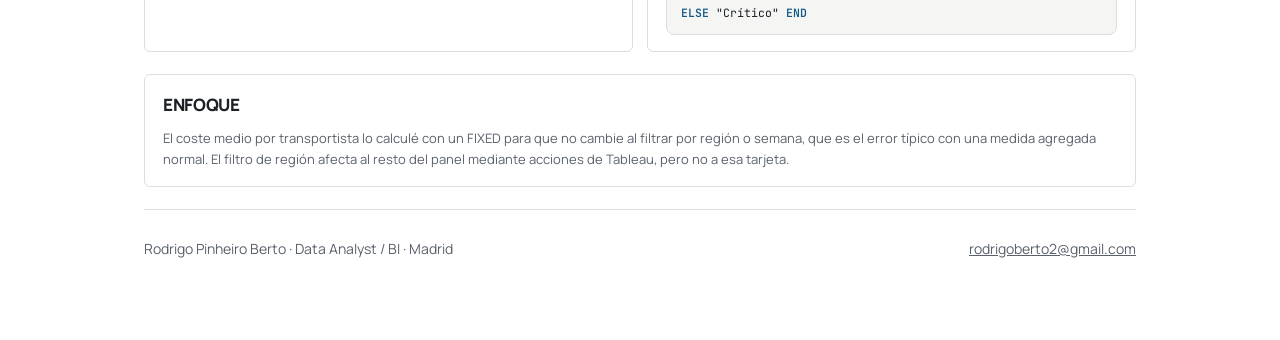
<file: cases/logistica-tableau.html>
<!doctype html>
<html lang="es">
<head>
<meta charset="utf-8">
<meta name="viewport" content="width=device-width, initial-scale=1">
<title>Panel de logística: entregas y flota · Rodrigo Pinheiro Berto</title>
<link rel="stylesheet" href="https://fonts.googleapis.com/css2?family=Manrope:wght@400;500;600;700;800&family=JetBrains+Mono:wght@400;600&display=swap">
<link rel="stylesheet" href="../assets/estilo.css?v=6">
<style>
  :root{
    --bg:#EEF0EC; --surface:#FFFFFF; --surface-2:#F5F6F3;
    --ink:#1B2126; --ink-soft:#59616B; --ink-faint:#8C949C;
    --accent:#1F77B4; --accent-ink:#155A8A; --accent-soft:#DCEAF6;
    --line:#DADFD8;
    --t-blue:#4E79A7; --t-orange:#F28E2B; --t-red:#E15759; --t-teal:#76B7B2; --t-green:#59A14F; --t-yellow:#EDC948;
    --good:#3E8A5C; --warn:#B4790E; --bad:#C13B3B;
    --shadow: 0 1px 2px rgba(20,25,30,.05), 0 4px 14px rgba(20,25,30,.06);
  }
  @media (prefers-color-scheme: dark){
    :root:not([data-theme="light"]){
      --bg:#12161A; --surface:#1A1F24; --surface-2:#20262B;
      --ink:#E7EBEE; --ink-soft:#A2ACB5; --ink-faint:#6B747C;
      --accent:#6FAEDA; --accent-ink:#9BC7E6; --accent-soft:#1E3244;
      --line:#2C333A;
      --good:#5FBE82; --warn:#E0A93E; --bad:#E2726B;
      --shadow: 0 1px 2px rgba(0,0,0,.35), 0 8px 24px rgba(0,0,0,.4);
    }
  }
  :root[data-theme="dark"]{
    --bg:#12161A; --surface:#1A1F24; --surface-2:#20262B;
    --ink:#E7EBEE; --ink-soft:#A2ACB5; --ink-faint:#6B747C;
    --accent:#6FAEDA; --accent-ink:#9BC7E6; --accent-soft:#1E3244;
    --line:#2C333A;
    --good:#5FBE82; --warn:#E0A93E; --bad:#E2726B;
    --shadow: 0 1px 2px rgba(0,0,0,.35), 0 8px 24px rgba(0,0,0,.4);
  }
  *{box-sizing:border-box;}
  body{ margin:0; background:var(--bg); color:var(--ink); font-family:"Manrope", "Segoe UI", ui-sans-serif, sans-serif; line-height:1.5; }
  .page{ max-width:1000px; margin:0 auto; padding:26px 22px 60px; display:flex; flex-direction:column; gap:22px; }
  h1,h2,h3{ font-family:"Manrope", "Segoe UI", sans-serif; font-weight:700; margin:0; text-wrap:balance; }

  .back{ font-family:"Manrope", ui-monospace, monospace; font-size:11px; letter-spacing:.06em; text-transform:uppercase; color:var(--ink-faint); text-decoration:none; }
  .back:hover{ color:var(--accent-ink); }

  .masthead{ display:flex; flex-direction:column; gap:3px; }
  .mast-top{ display:flex; align-items:center; gap:10px; }
  .ticker{ font-family:"Manrope", monospace; font-weight:700; font-size:11.5px; color:var(--accent); border:1px solid var(--accent); width:36px; height:26px; display:flex; align-items:center; justify-content:center; flex:none; }
  .kicker{ font-family:"Manrope", ui-monospace, monospace; font-size:10.5px; letter-spacing:.12em; text-transform:uppercase; color:var(--accent-ink); font-weight:600; }
  .masthead h1{ font-family:"Manrope", "Segoe UI", sans-serif; font-size:27px; font-weight:700; letter-spacing:-.005em; }
  .masthead p{ margin:0; color:var(--ink-soft); font-size:13.5px; max-width:72ch; }

  /* ---- Tableau-style workbook shell ---- */
  .workbook{ background:var(--surface); border:1px solid var(--line); border-radius:2px; overflow:hidden; box-shadow:var(--shadow); }
  .wb-toolbar{ background:var(--surface-2); border-bottom:1px solid var(--line); padding:8px 14px; display:flex; align-items:center; justify-content:space-between; font-family:"Manrope", monospace; font-size:10.5px; color:var(--ink-faint); }
  .wb-body{ padding:16px 18px; display:flex; flex-direction:column; gap:14px; }

  .kpi-row{ display:grid; grid-template-columns:repeat(4,1fr); gap:10px; }
  .kpi{ border:1px solid var(--line); border-left:3px solid var(--accent); padding:10px 14px; background:var(--surface); }
  .kpi .label{ font-size:11px; color:var(--ink-faint); text-transform:uppercase; letter-spacing:.05em; }
  .kpi .value{ font-size:25px; font-weight:700; margin-top:3px; font-variant-numeric:tabular-nums; letter-spacing:-.01em; }
  .kpi .delta{ font-size:11.5px; margin-top:3px; font-weight:600; }
  .kpi .delta.up{ color:var(--good); } .kpi .delta.down{ color:var(--bad); }

  .filters{ display:flex; gap:8px; flex-wrap:wrap; align-items:center; }
  .filter-pill{ display:inline-flex; align-items:center; gap:6px; background:var(--surface-2); border:1px solid var(--line); border-radius:4px; padding:5px 10px; font-size:12px; color:var(--ink-soft); }
  .filter-pill select{ border:none; background:transparent; font:inherit; font-weight:600; color:var(--ink); cursor:pointer; }

  .charts-row{ display:grid; grid-template-columns:1.4fr 1fr; gap:12px; }
  .chart-card{ border:1px solid var(--line); border-radius:2px; padding:12px 14px 10px; background:var(--surface); position:relative; }
  .chart-card h3{ font-size:12.5px; font-weight:600; color:var(--ink-soft); margin-bottom:8px; }
  .t-legend{ position:absolute; top:12px; right:14px; background:var(--surface); border:1px solid var(--line); border-radius:2px; padding:6px 9px; font-size:10px; color:var(--ink-soft); display:flex; flex-direction:column; gap:3px; box-shadow:0 2px 6px rgba(0,0,0,.06); }
  .t-legend span{ display:flex; align-items:center; gap:5px; }
  .t-legend i{ width:9px; height:9px; display:inline-block; border-radius:1px; }

  .table-card{ border:1px solid var(--line); border-radius:2px; padding:12px 14px 14px; background:var(--surface); }
  .table-card h3{ font-size:12.5px; font-weight:600; color:var(--ink-soft); margin-bottom:8px; }
  table{ width:100%; border-collapse:collapse; font-size:12.5px; }
  th{ text-align:left; font-size:10.5px; text-transform:uppercase; letter-spacing:.04em; color:var(--ink-faint); font-weight:600; border-bottom:2px solid var(--line); padding:5px 8px; }
  td{ padding:6px 8px; border-bottom:1px solid var(--line); font-variant-numeric:tabular-nums; }
  tr:last-child td{ border-bottom:none; }
  tr[data-carrier]:hover{ background:var(--surface-2); cursor:pointer; }
  tr[data-carrier].selected{ background:var(--accent-soft); }
  tr[data-carrier].selected td:first-child{ font-weight:700; color:var(--accent-ink); }
  .status{ display:inline-flex; align-items:center; gap:6px; font-size:12px; font-weight:600; }
  .status::before{ content:""; width:9px; height:9px; flex:none; }
  .status.ok{ color:var(--good); } .status.ok::before{ background:var(--good); }
  .status.warn{ color:var(--warn); } .status.warn::before{ background:var(--warn); }
  .status.bad{ color:var(--bad); } .status.bad::before{ background:var(--bad); }

  .sheet-tabs{ display:flex; gap:2px; padding:8px 12px 0; background:var(--surface-2); border-top:1px solid var(--line); }
  .sheet-tabs span{ font-family:"Manrope", monospace; font-size:10px; padding:6px 12px; background:var(--surface); border:1px solid var(--line); border-bottom:none; border-radius:3px 3px 0 0; color:var(--ink-faint); }
  .sheet-tabs span.active{ color:var(--accent-ink); font-weight:700; border-bottom:2px solid var(--surface); margin-bottom:-1px; }

  .section-head{ display:flex; align-items:baseline; gap:10px; border-bottom:1px solid var(--line); padding-bottom:3px; }
  .section-head h2{ font-size:17px; font-weight:600; }
  .section-note{ font-size:12.5px; color:var(--ink-soft); margin-top:-8px; }

  .behind-grid{ display:grid; grid-template-columns:1fr 1fr; gap:14px; }
  .card{ background:var(--surface); border:1px solid var(--line); border-radius:10px; box-shadow:var(--shadow); padding:16px 18px; }
  .card h3{ font-size:13px; font-weight:600; margin-bottom:10px; color:var(--ink); }
  .calc-block{ font-family:"JetBrains Mono", ui-monospace, monospace; font-size:11.5px; background:var(--surface-2); border:1px solid var(--line); border-radius:8px; padding:12px 14px; white-space:pre-wrap; color:var(--ink); line-height:1.6; }
  .calc-block .kw{ color:var(--accent-ink); font-weight:600; }
  .calc-block .cm{ color:var(--ink-faint); }
  .calc-block .name{ color:var(--t-orange); font-weight:600; }

  footer{ text-align:center; font-size:11.5px; color:var(--ink-faint); padding-top:4px; }

  @media (max-width:680px){
    .kpi-row{ grid-template-columns:1fr 1fr; }
    .charts-row{ grid-template-columns:1fr; }
    .behind-grid{ grid-template-columns:1fr; }
  }
</style>
<style>
  /* estilo nuevo encima del de la página: tipografía, cabecera y secciones */
  body{ background:var(--surface); font-family:"Manrope", system-ui, sans-serif; line-height:1.6; }
  h1,h2,h3{ font-family:"Manrope", system-ui, sans-serif; letter-spacing:-.02em; }
  .page{ max-width:1040px; padding:0 24px 40px; gap:22px; }
  .section-head{ border:none; padding:0; margin-top:30px; display:flex; gap:14px; align-items:baseline; }
  .section-head .num{ font-family:"Manrope", sans-serif; font-size:15px; font-weight:700; color:var(--ink-faint); letter-spacing:0; }
  .section-head h2{ font-size:26px; font-weight:800; }
  .section-note{ font-size:16px; color:var(--ink-soft); margin:0; max-width:70ch; }
  .card{ border-radius:6px; box-shadow:none; }
  .card h3{ font-size:17px; font-weight:800; }
  .caso-cab .herr{ color:var(--accent); }
</style>
</head>
<body>
<div class="page">

  <header class="top">
    <a class="marca" href="../index.html">Rodrigo P. Berto</a>
    <nav><a href="../index.html#proyectos">Proyectos</a><a href="../index.html#contacto">Contacto</a></nav>
  </header>

  <div class="caso-cab">
    <a class="volver" href="../index.html#proyectos">← Volver a proyectos</a>
    <div class="herr">Tableau · LOD</div>
    <h1>Panel de logística: entregas y flota</h1>
    <p>Datos sintéticos, en el estilo propio de Tableau. Entregas a tiempo, coste por transportista y tiempo de tránsito.</p>
  </div>

  <div class="workbook">
    <div class="wb-toolbar">
      <span>Panel_Logistica.twbx</span>
      <span>Actualizado: hoy</span>
    </div>
    <div class="wb-body">

      <div class="filters">
        <span class="filter-pill">Período <b style="color:var(--ink)">Últimos 90 días</b></span>
        <label class="filter-pill">Región
          <select id="region-select">
            <option value="todas">Todas</option>
            <option value="norte">Norte</option>
            <option value="centro">Centro</option>
            <option value="sur">Sur</option>
          </select>
        </label>
      </div>

      <div class="kpi-row">
        <div class="kpi"><div class="label">Entregas a Tiempo</div><div class="value" id="kpi-ontime">91,4%</div><div class="delta up" id="kpi-ontime-delta">▲ 2,1 pp vs trimestre anterior</div></div>
        <div class="kpi"><div class="label">Costo Promedio / Envío</div><div class="value" id="kpi-costo">€14,80</div><div class="delta down" id="kpi-costo-delta">▼ 4% vs trimestre anterior</div></div>
        <div class="kpi"><div class="label">Tiempo de Tránsito</div><div class="value" id="kpi-transito">2,3 días</div><div class="delta up" id="kpi-transito-delta">▼ 0,2 días</div></div>
        <div class="kpi"><div class="label">Envíos Totales</div><div class="value" id="kpi-envios">18.420</div><div class="delta up" id="kpi-envios-delta">▲ 6% vs trimestre anterior</div></div>
      </div>

      <div class="charts-row">
        <div class="chart-card">
          <h3>ENTREGAS A TIEMPO POR SEMANA</h3>
          <svg viewBox="0 0 600 160" width="100%" height="160">
            <line x1="26" y1="14" x2="26" y2="130" stroke="var(--line)" stroke-width="1"/>
            <line x1="26" y1="130" x2="580" y2="130" stroke="var(--line)" stroke-width="1"/>
            <polyline points="26,60 96,55 166,48 236,52 306,40 376,35 446,30 516,22 580,18" fill="none" stroke="var(--t-blue)" stroke-width="2.4"/>
            <g><circle cx="26" cy="60" r="7" fill="transparent"/><circle cx="26" cy="60" r="3" fill="var(--t-blue)"/><title>Sem 1, 87,2%</title></g>
            <g><circle cx="236" cy="52" r="7" fill="transparent"/><circle cx="236" cy="52" r="3" fill="var(--t-blue)"/><title>Sem 4, 88,6%</title></g>
            <g><circle cx="446" cy="30" r="7" fill="transparent"/><circle cx="446" cy="30" r="3" fill="var(--t-blue)"/><title>Sem 7, 90,9%</title></g>
            <g><circle cx="580" cy="18" r="7" fill="transparent"/><circle cx="580" cy="18" r="4" fill="var(--t-blue)"/><title>Sem 9, 91,4% (último dato)</title></g>
            <text x="26" y="146" font-size="9" fill="var(--ink-faint)">Sem 1</text>
            <text x="550" y="146" font-size="9" fill="var(--ink-faint)">Sem 9</text>
          </svg>
        </div>
        <div class="chart-card">
          <h3>ENVÍOS POR TRANSPORTISTA</h3>
          <svg viewBox="0 0 260 160" width="100%" height="160">
            <text x="4" y="18" font-size="10" fill="var(--ink)">TransRápido</text>
            <rect x="4" y="24" width="252" height="14" fill="var(--surface-2)"/>
            <rect x="4" y="24" width="220" height="14" fill="var(--t-blue)"><title>TransRápido, 6.840 envíos</title></rect>
            <text x="4" y="52" font-size="10" fill="var(--ink)">LogiExpress</text>
            <rect x="4" y="58" width="252" height="14" fill="var(--surface-2)"/>
            <rect x="4" y="58" width="176" height="14" fill="var(--t-orange)"><title>LogiExpress, 5.470 envíos</title></rect>
            <text x="4" y="86" font-size="10" fill="var(--ink)">CargaSur</text>
            <rect x="4" y="92" width="252" height="14" fill="var(--surface-2)"/>
            <rect x="4" y="92" width="118" height="14" fill="var(--t-green)"><title>CargaSur, 3.680 envíos</title></rect>
            <text x="4" y="120" font-size="10" fill="var(--ink)">Flota Propia</text>
            <rect x="4" y="126" width="252" height="14" fill="var(--surface-2)"/>
            <rect x="4" y="126" width="80" height="14" fill="var(--t-teal)"><title>Flota Propia, 2.430 envíos</title></rect>
          </svg>
        </div>
      </div>

      <div class="table-card">
        <h3>RENDIMIENTO POR TRANSPORTISTA <span style="font-weight:400;color:var(--ink-faint);text-transform:none;font-size:11px;">(clic en una fila para filtrar)</span></h3>
        <table id="carrier-table">
          <thead><tr><th>Transportista</th><th>Envíos</th><th>% A Tiempo</th><th>Costo Prom.</th><th>Estado</th></tr></thead>
          <tbody>
            <tr data-carrier="transrapido"><td>TransRápido</td><td>6.840</td><td>94,1%</td><td>€13,20</td><td><span class="status ok">Óptimo</span></td></tr>
            <tr data-carrier="logiexpress"><td>LogiExpress</td><td>5.470</td><td>90,8%</td><td>€15,10</td><td><span class="status ok">Óptimo</span></td></tr>
            <tr data-carrier="cargasur"><td>CargaSur</td><td>3.680</td><td>86,3%</td><td>€16,40</td><td><span class="status warn">Revisar</span></td></tr>
            <tr data-carrier="flotapropia"><td>Flota Propia</td><td>2.430</td><td>92,7%</td><td>€12,90</td><td><span class="status ok">Óptimo</span></td></tr>
          </tbody>
        </table>
      </div>

    </div>
    <div class="sheet-tabs">
      <span class="active">Dashboard Logística</span>
      <span>Entregas x Semana</span>
      <span>Costo x Transportista</span>
      <span>Datos</span>
    </div>
  </div>

  <div class="section">
    <div class="section-head"><h2>Detrás del panel</h2></div>
    <p class="section-note">Campos calculados y LOD en Tableau.</p>
  </div>

  <div class="behind-grid">

    <div class="card">
      <h3>MODELO DE DATOS</h3>
      <svg viewBox="0 0 320 220" width="100%" height="220">
        <rect x="105" y="85" width="110" height="50" rx="6" fill="var(--accent-soft)" stroke="var(--accent)" stroke-width="1.5"/>
        <text x="160" y="106" font-size="10.5" font-weight="600" text-anchor="middle" fill="var(--accent-ink)" font-family="Manrope">Hechos</text>
        <text x="160" y="120" font-size="9.5" text-anchor="middle" fill="var(--accent-ink)" font-family="Manrope">Envíos</text>

        <rect x="10" y="10" width="90" height="36" rx="5" fill="var(--surface-2)" stroke="var(--line)"/>
        <text x="55" y="32" font-size="9.5" text-anchor="middle" fill="var(--ink)" font-family="Manrope">Dim_Fecha</text>

        <rect x="220" y="10" width="90" height="36" rx="5" fill="var(--surface-2)" stroke="var(--line)"/>
        <text x="265" y="32" font-size="9.5" text-anchor="middle" fill="var(--ink)" font-family="Manrope">Dim_Transportista</text>

        <rect x="10" y="174" width="90" height="36" rx="5" fill="var(--surface-2)" stroke="var(--line)"/>
        <text x="55" y="196" font-size="9.5" text-anchor="middle" fill="var(--ink)" font-family="Manrope">Dim_Región</text>

        <rect x="220" y="174" width="90" height="36" rx="5" fill="var(--surface-2)" stroke="var(--line)"/>
        <text x="265" y="196" font-size="9.5" text-anchor="middle" fill="var(--ink)" font-family="Manrope">Dim_Ruta</text>

        <line x1="100" y1="35" x2="130" y2="90" stroke="var(--ink-faint)" stroke-width="1.3"/>
        <line x1="220" y1="35" x2="190" y2="90" stroke="var(--ink-faint)" stroke-width="1.3"/>
        <line x1="100" y1="188" x2="130" y2="128" stroke="var(--ink-faint)" stroke-width="1.3"/>
        <line x1="220" y1="188" x2="190" y2="128" stroke="var(--ink-faint)" stroke-width="1.3"/>
      </svg>
    </div>

    <div class="card">
      <h3>CAMPOS CALCULADOS (EJEMPLOS)</h3>
      <div class="calc-block"><span class="cm">// % Entregas a Tiempo</span>
<span class="name">% A Tiempo</span> =
<span class="kw">SUM</span>(<span class="kw">IIF</span>([Fecha Entrega Real] &lt;= [Fecha Entrega Prometida], 1, 0))
/ <span class="kw">COUNT</span>([ID Envío])

<span class="cm">// Costo promedio por transportista, ignorando filtros de vista (LOD)</span>
<span class="name">Costo Prom. Transportista</span> =
&#123; <span class="kw">FIXED</span> [Transportista] : <span class="kw">AVG</span>([Costo Envío]) &#125;

<span class="cm">// Semáforo de rendimiento</span>
<span class="name">Estado</span> =
<span class="kw">IF</span> [% A Tiempo] &gt;= 0.9 <span class="kw">THEN</span> "Óptimo"
<span class="kw">ELSEIF</span> [% A Tiempo] &gt;= 0.85 <span class="kw">THEN</span> "Revisar"
<span class="kw">ELSE</span> "Crítico" <span class="kw">END</span></div>
    </div>

  </div>

  <div class="card">
    <h3>ENFOQUE</h3>
    <p style="font-size:13px; color:var(--ink-soft); margin:0;">El coste medio por transportista lo calculé con un FIXED para que no cambie al filtrar por región o semana, que es el error típico con una medida agregada normal. El filtro de región afecta al resto del panel mediante acciones de Tableau, pero no a esa tarjeta.</p>
  </div>

  <footer class="pie"><span>Rodrigo Pinheiro Berto · Data Analyst / BI · Madrid</span><a href="mailto:rodrigoberto2@gmail.com">rodrigoberto2@gmail.com</a></footer>

</div>

<script>
  const CARRIER_DATA = {
    todas:        { ontime: "91,4%", envios: "18.420" },
    transrapido:  { ontime: "94,1%", envios: "6.840" },
    logiexpress:  { ontime: "90,8%", envios: "5.470" },
    cargasur:     { ontime: "86,3%", envios: "3.680" },
    flotapropia:  { ontime: "92,7%", envios: "2.430" },
  };
  const rows = document.querySelectorAll("#carrier-table tr[data-carrier]");
  function applyCarrier(key) {
    const d = CARRIER_DATA[key] || CARRIER_DATA.todas;
    document.getElementById("kpi-ontime").textContent = d.ontime;
    document.getElementById("kpi-envios").textContent = d.envios;
    rows.forEach(r => r.classList.toggle("selected", r.dataset.carrier === key));
  }
  rows.forEach(r => r.addEventListener("click", () => {
    const isSame = r.classList.contains("selected");
    applyCarrier(isSame ? "todas" : r.dataset.carrier);
  }));
</script>
</body>
</html>
</file>
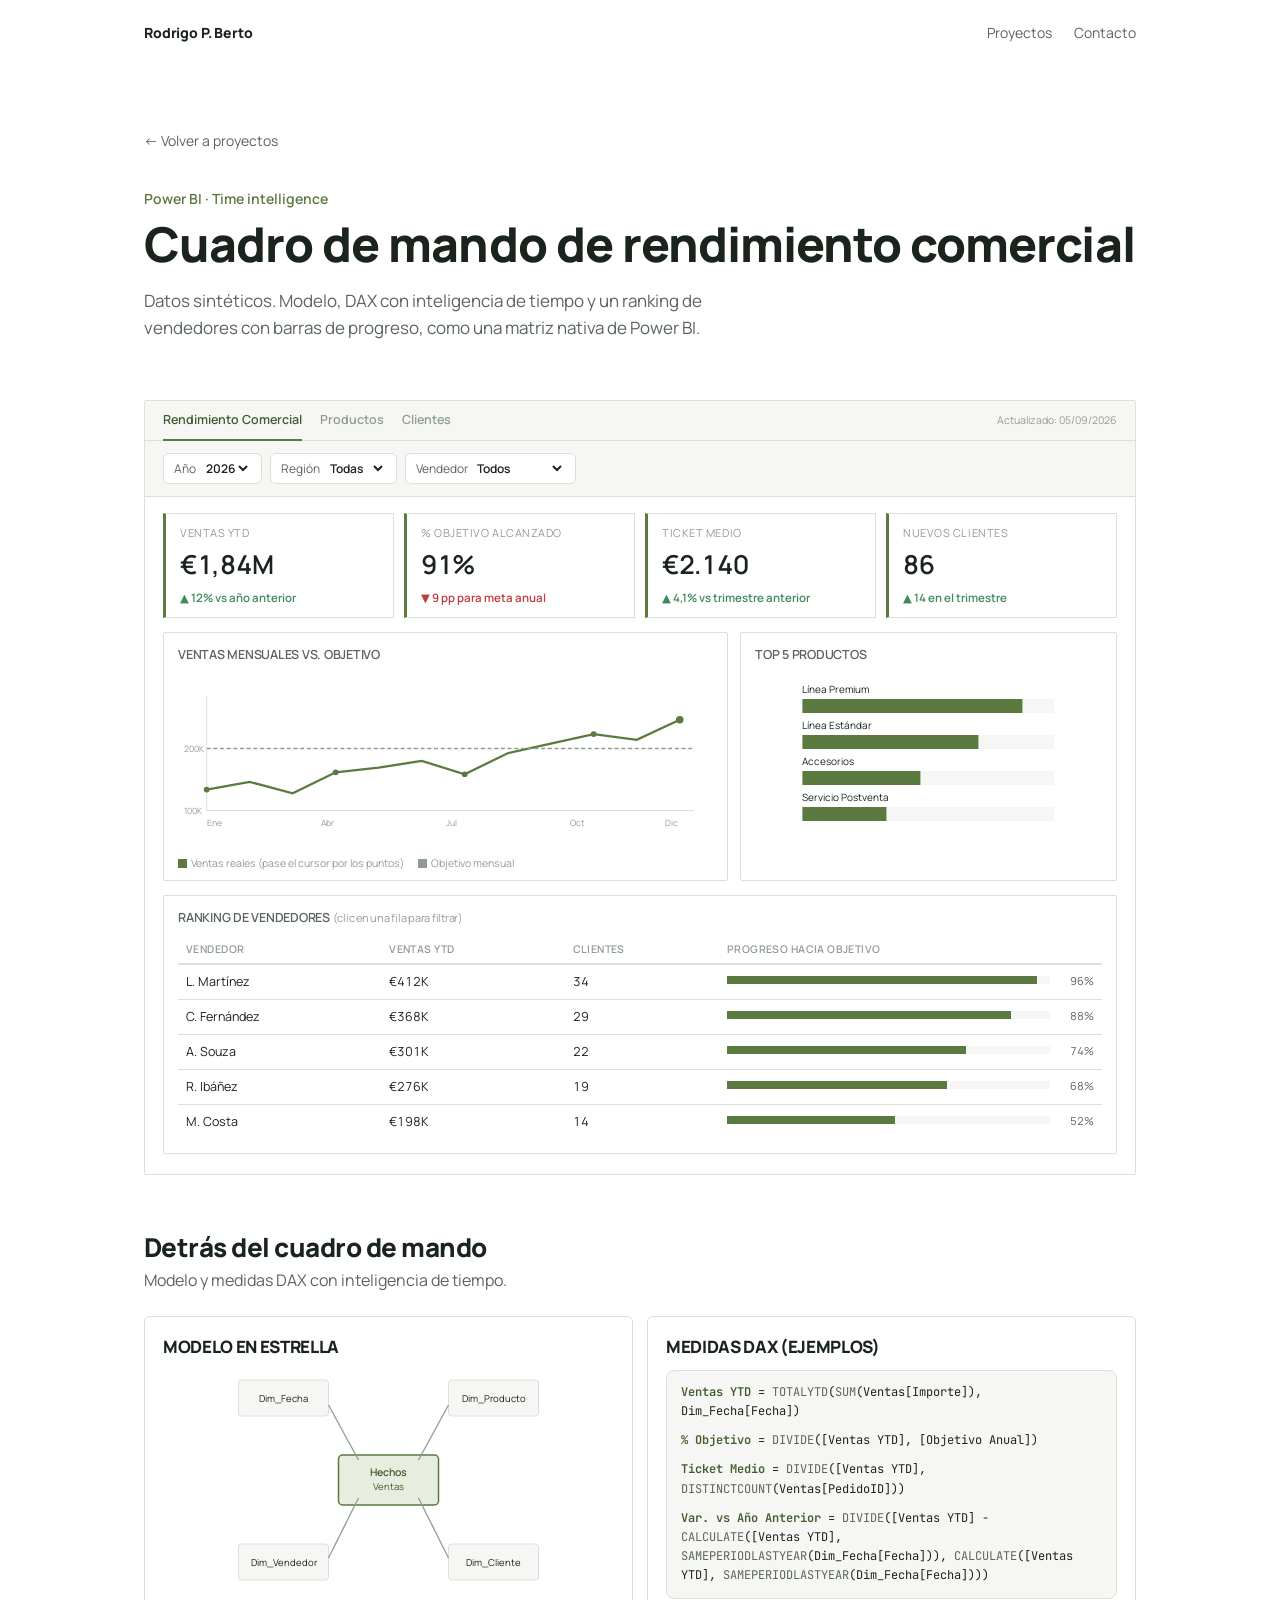
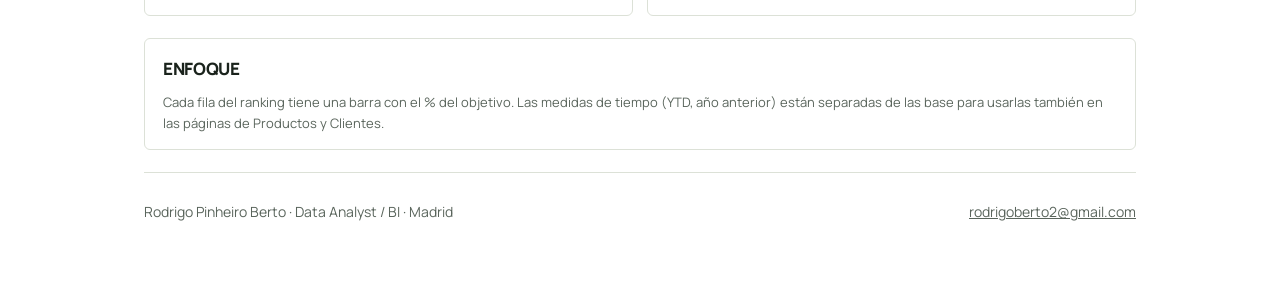
<file: cases/rendimiento-comercial.html>
<!doctype html>
<html lang="es">
<head>
<meta charset="utf-8">
<meta name="viewport" content="width=device-width, initial-scale=1">
<title>Cuadro de mando de rendimiento comercial · Rodrigo Pinheiro Berto</title>
<link rel="stylesheet" href="https://fonts.googleapis.com/css2?family=Manrope:wght@400;500;600;700;800&family=JetBrains+Mono:wght@400;600&display=swap">
<link rel="stylesheet" href="../assets/estilo.css?v=6">
<style>
  :root{
    --bg:#F0F2EE;
    --surface:#FFFFFF;
    --surface-2:#F6F7F4;
    --ink:#1A231C;
    --ink-soft:#5A655C;
    --ink-faint:#909C92;
    --accent:#5B7A3F;
    --accent-ink:#425B2C;
    --accent-soft:#E7EEDF;
    --line:#DCE1D7;
    --good:#3E8A5C;
    --warn:#B4790E;
    --bad:#C13B3B;
    --shadow: 0 1px 2px rgba(22,30,17,.05), 0 4px 14px rgba(22,30,17,.06);
  }
  @media (prefers-color-scheme: dark){
    :root:not([data-theme="light"]){
      --bg:#13160F; --surface:#1B1F16; --surface-2:#20251A;
      --ink:#E8ECE3; --ink-soft:#9FAB98; --ink-faint:#697866;
      --accent:#8FC26A; --accent-ink:#B0DA92; --accent-soft:#243119;
      --line:#2C3325; --good:#5FBE82; --warn:#E0A93E; --bad:#E2726B;
      --shadow: 0 1px 2px rgba(0,0,0,.35), 0 8px 24px rgba(0,0,0,.4);
    }
  }
  :root[data-theme="dark"]{
    --bg:#13160F; --surface:#1B1F16; --surface-2:#20251A;
    --ink:#E8ECE3; --ink-soft:#9FAB98; --ink-faint:#697866;
    --accent:#8FC26A; --accent-ink:#B0DA92; --accent-soft:#243119;
    --line:#2C3325; --good:#5FBE82; --warn:#E0A93E; --bad:#E2726B;
    --shadow: 0 1px 2px rgba(0,0,0,.35), 0 8px 24px rgba(0,0,0,.4);
  }
  *{box-sizing:border-box;}
  body{ margin:0; background:var(--bg); color:var(--ink); font-family:"Manrope", "Segoe UI", ui-sans-serif, sans-serif; line-height:1.5; }
  .page{ max-width:980px; margin:0 auto; padding:26px 22px 60px; display:flex; flex-direction:column; gap:22px; }
  h1,h2,h3{ font-family:"Manrope", "Segoe UI", sans-serif; font-weight:700; margin:0; text-wrap:balance; }

  .back{ font-family:"Manrope", ui-monospace, monospace; font-size:11px; letter-spacing:.06em; text-transform:uppercase; color:var(--ink-faint); text-decoration:none; }
  .back:hover{ color:var(--accent-ink); }

  .masthead{ display:flex; flex-direction:column; gap:3px; }
  .mast-top{ display:flex; align-items:center; gap:10px; }
  .ticker{ font-family:"Manrope", monospace; font-weight:700; font-size:11.5px; color:var(--accent); border:1px solid var(--accent); width:36px; height:26px; display:flex; align-items:center; justify-content:center; flex:none; }
  .kicker{ font-family:"Manrope", ui-monospace, monospace; font-size:10.5px; letter-spacing:.12em; text-transform:uppercase; color:var(--accent-ink); font-weight:600; }
  .masthead h1{ font-family:"Manrope", "Segoe UI", sans-serif; font-size:27px; font-weight:700; letter-spacing:-.005em; }
  .masthead p{ margin:0; color:var(--ink-soft); font-size:13.5px; max-width:70ch; }

  .report{ background:var(--surface); border:1px solid var(--line); border-radius:2px; overflow:hidden; }
  .report-bar{ background:var(--surface-2); color:var(--ink); padding:9px 18px; display:flex; align-items:center; justify-content:space-between; font-size:12.5px; border-bottom:1px solid var(--line); }
  .report-bar .tabs{ display:flex; gap:18px; font-weight:600; }
  .report-bar .tabs span{ color:var(--ink-faint); padding-bottom:9px; margin-bottom:-10px; }
  .report-bar .tabs span:first-child{ color:var(--accent-ink); border-bottom:2px solid var(--accent); }
  .report-bar .meta{ font-family:"Manrope", monospace; font-size:10.5px; color:var(--ink-faint); }

  .filters{ display:flex; gap:8px; flex-wrap:wrap; padding:12px 18px; border-bottom:1px solid var(--line); background:var(--surface-2); }
  .filter-pill{ display:inline-flex; align-items:center; gap:6px; background:var(--surface); border:1px solid var(--line); border-radius:6px; padding:5px 10px; font-size:12px; color:var(--ink-soft); }
  .filter-pill b{ color:var(--ink); font-weight:600; }
  .filter-pill select{ border:none;background:transparent;font:inherit;font-weight:600;color:var(--ink);cursor:pointer; }

  .report-body{ padding:16px 18px 20px; display:flex; flex-direction:column; gap:14px; }

  .kpi-row{ display:grid; grid-template-columns:repeat(4,1fr); gap:10px; }
  .kpi{ border:1px solid var(--line); border-left:3px solid var(--accent); padding:10px 14px; background:var(--surface); }
  .kpi .label{ font-size:11px; color:var(--ink-faint); text-transform:uppercase; letter-spacing:.05em; }
  .kpi .value{ font-family:"Segoe UI", "Manrope", sans-serif; font-size:26px; font-weight:600; margin-top:3px; font-variant-numeric:tabular-nums; letter-spacing:-.01em; }
  .kpi .delta{ font-size:11.5px; margin-top:3px; font-weight:600; }
  .kpi .delta.up{ color:var(--good); } .kpi .delta.down{ color:var(--bad); }

  .charts-row{ display:grid; grid-template-columns:1.5fr 1fr; gap:12px; }
  .chart-card{ border:1px solid var(--line); border-radius:2px; padding:12px 14px 8px; background:var(--surface); }
  .chart-card h3{ font-family:"Manrope", sans-serif; font-size:12.5px; font-weight:600; color:var(--ink-soft); margin-bottom:8px; }
  .legend{ display:flex; gap:14px; font-size:10.5px; color:var(--ink-faint); margin-top:4px; }
  .legend span{ display:inline-flex; align-items:center; gap:4px; }
  .legend i{ width:9px; height:9px; display:inline-block; }

  .table-card{ border:1px solid var(--line); border-radius:2px; padding:12px 14px 14px; background:var(--surface); }
  .table-card h3{ font-family:"Manrope", sans-serif; font-size:12.5px; font-weight:600; color:var(--ink-soft); margin-bottom:8px; }
  table{ width:100%; border-collapse:collapse; font-size:12.5px; }
  th{ text-align:left; font-size:10.5px; text-transform:uppercase; letter-spacing:.04em; color:var(--ink-faint); font-weight:600; border-bottom:2px solid var(--line); padding:5px 8px; }
  td{ padding:7px 8px; border-bottom:1px solid var(--line); font-variant-numeric:tabular-nums; }
  tr:last-child td{ border-bottom:none; }
  tr[data-seller]:hover{ background:var(--surface-2); cursor:pointer; }
  tr[data-seller].selected{ background:var(--accent-soft); }
  tr[data-seller].selected td:first-child{ font-weight:700; color:var(--accent-ink); }
  .bar-cell{ display:flex; align-items:center; gap:8px; }
  .bar-track{ flex:1; height:8px; background:var(--surface-2); position:relative; }
  .bar-fill{ height:100%; background:var(--accent); }
  .bar-pct{ font-family:"Manrope", monospace; font-size:11px; color:var(--ink-soft); width:36px; text-align:right; }

  .section-head{ display:flex; align-items:baseline; gap:10px; border-bottom:1px solid var(--line); padding-bottom:3px; }
  .section-head h2{ font-size:17px; font-weight:600; }
  .section-note{ font-size:12.5px; color:var(--ink-soft); margin-top:-8px; }

  .behind-grid{ display:grid; grid-template-columns:1fr 1fr; gap:14px; }
  .card{ background:var(--surface); border:1px solid var(--line); border-radius:10px; box-shadow:var(--shadow); padding:16px 18px; }
  .card h3{ font-size:13px; font-weight:600; margin-bottom:10px; color:var(--ink); }

  .dax-block{ font-family:"JetBrains Mono", ui-monospace, monospace; font-size:12px; background:var(--surface-2); border:1px solid var(--line); border-radius:8px; padding:12px 14px; display:flex; flex-direction:column; gap:10px; }
  .dax-block .m{ color:var(--ink); }
  .dax-block .m .name{ color:var(--accent-ink); font-weight:600; }
  .dax-block .m .fn{ color:var(--ink-soft); }

  footer{ text-align:center; font-size:11.5px; color:var(--ink-faint); padding-top:4px; }

  @media (max-width:640px){
    .kpi-row{ grid-template-columns:1fr 1fr; }
    .charts-row{ grid-template-columns:1fr; }
    .behind-grid{ grid-template-columns:1fr; }
  }
</style>
<style>
  /* estilo nuevo encima del de la página: tipografía, cabecera y secciones */
  body{ background:var(--surface); font-family:"Manrope", system-ui, sans-serif; line-height:1.6; }
  h1,h2,h3{ font-family:"Manrope", system-ui, sans-serif; letter-spacing:-.02em; }
  .page{ max-width:1040px; padding:0 24px 40px; gap:22px; }
  .section-head{ border:none; padding:0; margin-top:30px; display:flex; gap:14px; align-items:baseline; }
  .section-head .num{ font-family:"Manrope", sans-serif; font-size:15px; font-weight:700; color:var(--ink-faint); letter-spacing:0; }
  .section-head h2{ font-size:26px; font-weight:800; }
  .section-note{ font-size:16px; color:var(--ink-soft); margin:0; max-width:70ch; }
  .card{ border-radius:6px; box-shadow:none; }
  .card h3{ font-size:17px; font-weight:800; }
  .caso-cab .herr{ color:var(--accent); }
</style>
</head>
<body>
<div class="page">

  <header class="top">
    <a class="marca" href="../index.html">Rodrigo P. Berto</a>
    <nav><a href="../index.html#proyectos">Proyectos</a><a href="../index.html#contacto">Contacto</a></nav>
  </header>

  <div class="caso-cab">
    <a class="volver" href="../index.html#proyectos">← Volver a proyectos</a>
    <div class="herr">Power BI · Time intelligence</div>
    <h1>Cuadro de mando de rendimiento comercial</h1>
    <p>Datos sintéticos. Modelo, DAX con inteligencia de tiempo y un ranking de vendedores con barras de progreso, como una matriz nativa de Power BI.</p>
  </div>

  <div class="report">
    <div class="report-bar">
      <div class="tabs"><span>Rendimiento Comercial</span><span>Productos</span><span>Clientes</span></div>
      <div class="meta">Actualizado: 05/09/2026</div>
    </div>
    <div class="filters">
      <label class="filter-pill">Año <select><option>2026</option><option>2025</option></select></label>
      <label class="filter-pill">Región <select><option>Todas</option><option>Norte</option><option>Centro</option><option>Sur</option></select></label>
      <label class="filter-pill" style="gap:5px;">Vendedor
        <select id="seller-select">
          <option value="todos">Todos</option>
          <option value="martinez">L. Martínez</option>
          <option value="fernandez">C. Fernández</option>
          <option value="souza">A. Souza</option>
          <option value="ibanez">R. Ibáñez</option>
          <option value="costa">M. Costa</option>
        </select>
      </label>
    </div>
    <div class="report-body">

      <div class="kpi-row">
        <div class="kpi"><div class="label">Ventas YTD</div><div class="value" id="kpi-ventas">€1,84M</div><div class="delta up" id="kpi-ventas-delta">▲ 12% vs año anterior</div></div>
        <div class="kpi"><div class="label">% Objetivo Alcanzado</div><div class="value" id="kpi-objetivo">91%</div><div class="delta down" id="kpi-objetivo-delta">▼ 9 pp para meta anual</div></div>
        <div class="kpi"><div class="label">Ticket Medio</div><div class="value" id="kpi-ticket">€2.140</div><div class="delta up" id="kpi-ticket-delta">▲ 4,1% vs trimestre anterior</div></div>
        <div class="kpi"><div class="label">Nuevos Clientes</div><div class="value" id="kpi-clientes">86</div><div class="delta up" id="kpi-clientes-delta">▲ 14 en el trimestre</div></div>
      </div>

      <div class="charts-row">
        <div class="chart-card">
          <h3>VENTAS MENSUALES VS. OBJETIVO</h3>
          <svg viewBox="0 0 560 170" width="100%" height="170">
            <line x1="30" y1="20" x2="30" y2="140" stroke="var(--line)" stroke-width="1"/>
            <line x1="30" y1="140" x2="540" y2="140" stroke="var(--line)" stroke-width="1"/>
            <line x1="30" y1="75" x2="540" y2="75" stroke="var(--line)" stroke-width="1" stroke-dasharray="2,3"/>
            <text x="6" y="79" font-size="9" fill="var(--ink-faint)" font-family="Manrope">200K</text>
            <text x="6" y="144" font-size="9" fill="var(--ink-faint)" font-family="Manrope">100K</text>
            <polyline points="30,118 75,110 120,122 165,100 210,95 255,88 300,102 345,80 390,70 435,60 480,66 525,45"
              fill="none" stroke="var(--accent)" stroke-width="2.4"/>
            <line x1="30" y1="75" x2="540" y2="75" stroke="var(--ink-faint)" stroke-width="1.6" stroke-dasharray="4,3"/>
            <g><circle cx="30" cy="118" r="7" fill="transparent"/><circle cx="30" cy="118" r="3" fill="var(--accent)"/><title>Ene, €148K</title></g>
            <g><circle cx="165" cy="100" r="7" fill="transparent"/><circle cx="165" cy="100" r="3" fill="var(--accent)"/><title>Abr, €172K</title></g>
            <g><circle cx="300" cy="102" r="7" fill="transparent"/><circle cx="300" cy="102" r="3" fill="var(--accent)"/><title>Jul, €169K</title></g>
            <g><circle cx="435" cy="60" r="7" fill="transparent"/><circle cx="435" cy="60" r="3" fill="var(--accent)"/><title>Oct, €201K</title></g>
            <g><circle cx="525" cy="45" r="7" fill="transparent"/><circle cx="525" cy="45" r="4" fill="var(--accent)"/><title>Dic, €212K (último dato)</title></g>
            <text x="30" y="156" font-size="9" fill="var(--ink-faint)">Ene</text>
            <text x="150" y="156" font-size="9" fill="var(--ink-faint)">Abr</text>
            <text x="280" y="156" font-size="9" fill="var(--ink-faint)">Jul</text>
            <text x="410" y="156" font-size="9" fill="var(--ink-faint)">Oct</text>
            <text x="510" y="156" font-size="9" fill="var(--ink-faint)">Dic</text>
          </svg>
          <div class="legend"><span><i style="background:var(--accent)"></i>Ventas reales (pase el cursor por los puntos)</span><span><i style="background:var(--ink-faint)"></i>Objetivo mensual</span></div>
        </div>
        <div class="chart-card">
          <h3>TOP 5 PRODUCTOS</h3>
          <svg viewBox="0 0 260 170" width="100%" height="170">
            <text x="4" y="20" font-size="10" fill="var(--ink)">Línea Premium</text>
            <rect x="4" y="26" width="252" height="14" fill="var(--surface-2)"/>
            <rect x="4" y="26" width="220" height="14" fill="var(--accent)"><title>Línea Premium, €412K</title></rect>

            <text x="4" y="56" font-size="10" fill="var(--ink)">Línea Estándar</text>
            <rect x="4" y="62" width="252" height="14" fill="var(--surface-2)"/>
            <rect x="4" y="62" width="176" height="14" fill="var(--accent)"><title>Línea Estándar, €330K</title></rect>

            <text x="4" y="92" font-size="10" fill="var(--ink)">Accesorios</text>
            <rect x="4" y="98" width="252" height="14" fill="var(--surface-2)"/>
            <rect x="4" y="98" width="118" height="14" fill="var(--accent)"><title>Accesorios, €221K</title></rect>

            <text x="4" y="128" font-size="10" fill="var(--ink)">Servicio Postventa</text>
            <rect x="4" y="134" width="252" height="14" fill="var(--surface-2)"/>
            <rect x="4" y="134" width="84" height="14" fill="var(--accent)"><title>Servicio Postventa, €158K</title></rect>
          </svg>
        </div>
      </div>

      <div class="table-card">
        <h3>RANKING DE VENDEDORES <span style="font-weight:400;color:var(--ink-faint);text-transform:none;font-size:11px;">(clic en una fila para filtrar)</span></h3>
        <table id="seller-table">
          <thead><tr><th>Vendedor</th><th>Ventas YTD</th><th>Clientes</th><th>Progreso hacia objetivo</th></tr></thead>
          <tbody>
            <tr data-seller="martinez"><td>L. Martínez</td><td>€412K</td><td>34</td><td><div class="bar-cell"><div class="bar-track"><div class="bar-fill" style="width:96%"></div></div><span class="bar-pct">96%</span></div></td></tr>
            <tr data-seller="fernandez"><td>C. Fernández</td><td>€368K</td><td>29</td><td><div class="bar-cell"><div class="bar-track"><div class="bar-fill" style="width:88%"></div></div><span class="bar-pct">88%</span></div></td></tr>
            <tr data-seller="souza"><td>A. Souza</td><td>€301K</td><td>22</td><td><div class="bar-cell"><div class="bar-track"><div class="bar-fill" style="width:74%"></div></div><span class="bar-pct">74%</span></div></td></tr>
            <tr data-seller="ibanez"><td>R. Ibáñez</td><td>€276K</td><td>19</td><td><div class="bar-cell"><div class="bar-track"><div class="bar-fill" style="width:68%"></div></div><span class="bar-pct">68%</span></div></td></tr>
            <tr data-seller="costa"><td>M. Costa</td><td>€198K</td><td>14</td><td><div class="bar-cell"><div class="bar-track"><div class="bar-fill" style="width:52%"></div></div><span class="bar-pct">52%</span></div></td></tr>
          </tbody>
        </table>
      </div>

    </div>
  </div>

  <div class="section">
    <div class="section-head"><h2>Detrás del cuadro de mando</h2></div>
    <p class="section-note">Modelo y medidas DAX con inteligencia de tiempo.</p>
  </div>

  <div class="behind-grid">

    <div class="card">
      <h3>MODELO EN ESTRELLA</h3>
      <svg viewBox="0 0 320 220" width="100%" height="220">
        <rect x="110" y="85" width="100" height="50" rx="4" fill="var(--accent-soft)" stroke="var(--accent)" stroke-width="1.5"/>
        <text x="160" y="106" font-size="10.5" font-weight="600" text-anchor="middle" fill="var(--accent-ink)" font-family="Manrope">Hechos</text>
        <text x="160" y="120" font-size="9.5" text-anchor="middle" fill="var(--accent-ink)" font-family="Manrope">Ventas</text>

        <rect x="10" y="10" width="90" height="36" rx="3" fill="var(--surface-2)" stroke="var(--line)"/>
        <text x="55" y="32" font-size="9.5" text-anchor="middle" fill="var(--ink)" font-family="Manrope">Dim_Fecha</text>

        <rect x="220" y="10" width="90" height="36" rx="3" fill="var(--surface-2)" stroke="var(--line)"/>
        <text x="265" y="32" font-size="9.5" text-anchor="middle" fill="var(--ink)" font-family="Manrope">Dim_Producto</text>

        <rect x="10" y="174" width="90" height="36" rx="3" fill="var(--surface-2)" stroke="var(--line)"/>
        <text x="55" y="196" font-size="9.5" text-anchor="middle" fill="var(--ink)" font-family="Manrope">Dim_Vendedor</text>

        <rect x="220" y="174" width="90" height="36" rx="3" fill="var(--surface-2)" stroke="var(--line)"/>
        <text x="265" y="196" font-size="9.5" text-anchor="middle" fill="var(--ink)" font-family="Manrope">Dim_Cliente</text>

        <line x1="100" y1="35" x2="130" y2="90" stroke="var(--ink-faint)" stroke-width="1.3"/>
        <line x1="220" y1="35" x2="190" y2="90" stroke="var(--ink-faint)" stroke-width="1.3"/>
        <line x1="100" y1="188" x2="130" y2="128" stroke="var(--ink-faint)" stroke-width="1.3"/>
        <line x1="220" y1="188" x2="190" y2="128" stroke="var(--ink-faint)" stroke-width="1.3"/>
      </svg>
    </div>

    <div class="card">
      <h3>MEDIDAS DAX (EJEMPLOS)</h3>
      <div class="dax-block">
        <div class="m"><span class="name">Ventas YTD</span> = <span class="fn">TOTALYTD</span>(<span class="fn">SUM</span>(Ventas[Importe]), Dim_Fecha[Fecha])</div>
        <div class="m"><span class="name">% Objetivo</span> = <span class="fn">DIVIDE</span>([Ventas YTD], [Objetivo Anual])</div>
        <div class="m"><span class="name">Ticket Medio</span> = <span class="fn">DIVIDE</span>([Ventas YTD], <span class="fn">DISTINCTCOUNT</span>(Ventas[PedidoID]))</div>
        <div class="m"><span class="name">Var. vs Año Anterior</span> = <span class="fn">DIVIDE</span>([Ventas YTD] − <span class="fn">CALCULATE</span>([Ventas YTD], <span class="fn">SAMEPERIODLASTYEAR</span>(Dim_Fecha[Fecha])), <span class="fn">CALCULATE</span>([Ventas YTD], <span class="fn">SAMEPERIODLASTYEAR</span>(Dim_Fecha[Fecha])))</div>
      </div>
    </div>

  </div>

  <div class="card">
    <h3>ENFOQUE</h3>
    <p style="font-size:13px; color:var(--ink-soft); margin:0;">Cada fila del ranking tiene una barra con el % del objetivo. Las medidas de tiempo (YTD, año anterior) están separadas de las base para usarlas también en las páginas de Productos y Clientes.</p>
  </div>

  <footer class="pie"><span>Rodrigo Pinheiro Berto · Data Analyst / BI · Madrid</span><a href="mailto:rodrigoberto2@gmail.com">rodrigoberto2@gmail.com</a></footer>

</div>

<script>
  const SELLER_DATA = {
    todos:     { ventas: "€1,84M", ventasDelta: "▲ 12% vs año anterior",   obj: "91%", objDelta: "▼ 9 pp para meta anual",    ticket: "€2.140", ticketDelta: "▲ 4,1% vs trimestre anterior", cli: "86", cliDelta: "▲ 14 en el trimestre" },
    martinez:  { ventas: "€412K",  ventasDelta: "▲ 18% vs año anterior",   obj: "96%", objDelta: "▼ 4 pp para meta anual",    ticket: "€2.410", ticketDelta: "▲ 6,2% vs trimestre anterior", cli: "34", cliDelta: "▲ 6 en el trimestre" },
    fernandez: { ventas: "€368K",  ventasDelta: "▲ 9% vs año anterior",    obj: "88%", objDelta: "▼ 12 pp para meta anual",   ticket: "€2.260", ticketDelta: "▲ 2,8% vs trimestre anterior", cli: "29", cliDelta: "▲ 5 en el trimestre" },
    souza:     { ventas: "€301K",  ventasDelta: "▲ 7% vs año anterior",    obj: "74%", objDelta: "▼ 26 pp para meta anual",   ticket: "€1.980", ticketDelta: "▲ 1,4% vs trimestre anterior", cli: "22", cliDelta: "▲ 3 en el trimestre" },
    ibanez:    { ventas: "€276K",  ventasDelta: "▲ 5% vs año anterior",    obj: "68%", objDelta: "▼ 32 pp para meta anual",   ticket: "€1.890", ticketDelta: "▼ 0,6% vs trimestre anterior", cli: "19", cliDelta: "▲ 2 en el trimestre" },
    costa:     { ventas: "€198K",  ventasDelta: "▼ 3% vs año anterior",    obj: "52%", objDelta: "▼ 48 pp para meta anual",   ticket: "€1.720", ticketDelta: "▼ 2,1% vs trimestre anterior", cli: "14", cliDelta: "0 en el trimestre" },
  };

  const sellerSelect = document.getElementById("seller-select");
  const rows = document.querySelectorAll("#seller-table tr[data-seller]");

  function applySeller(seller) {
    const d = SELLER_DATA[seller] || SELLER_DATA.todos;
    document.getElementById("kpi-ventas").textContent = d.ventas;
    document.getElementById("kpi-ventas-delta").textContent = d.ventasDelta;
    document.getElementById("kpi-objetivo").textContent = d.obj;
    document.getElementById("kpi-objetivo-delta").textContent = d.objDelta;
    document.getElementById("kpi-ticket").textContent = d.ticket;
    document.getElementById("kpi-ticket-delta").textContent = d.ticketDelta;
    document.getElementById("kpi-clientes").textContent = d.cli;
    document.getElementById("kpi-clientes-delta").textContent = d.cliDelta;
    rows.forEach(r => r.classList.toggle("selected", r.dataset.seller === seller));
    sellerSelect.value = seller;
  }

  sellerSelect.addEventListener("change", () => applySeller(sellerSelect.value));
  rows.forEach(r => r.addEventListener("click", () => {
    const isSame = r.classList.contains("selected");
    applySeller(isSame ? "todos" : r.dataset.seller);
  }));
</script>
</body>
</html>
</file>
<file: assets/estilo.css>
/* Estilo común del portfolio: fondo claro, tipografía Manrope, botones sólidos y mucho aire */
:root{
  --bg:#FFFFFF; --bg-2:#F6F6F3; --surface:#FFFFFF;
  --ink:#151515; --ink-soft:#5C5C5C; --ink-faint:#8E8E8E;
  --line:#E6E6E1; --accent:#E2583E; --accent-soft:#FBE7E2;
  --btn:#151515; --btn-ink:#FFFFFF;
  --good:#3E8A5C; --warn:#B4790E; --bad:#C13B3B;
  --pg:#336791; --py:#B8860B; --pbi:#C9A100;
}
@media (prefers-color-scheme: dark){
  :root:not([data-theme="light"]){
    --bg:#121212; --bg-2:#1A1A1A; --surface:#1C1C1C;
    --ink:#EDEDED; --ink-soft:#A8A8A8; --ink-faint:#757575;
    --line:#2C2C2C; --accent:#F07A62; --accent-soft:#3A221D;
    --btn:#EDEDED; --btn-ink:#121212;
    --good:#5FBE82; --warn:#E0A93E; --bad:#E2726B;
    --pg:#7FA8CF; --py:#E0B44A; --pbi:#E8C640;
  }
}
:root[data-theme="dark"]{
  --bg:#121212; --bg-2:#1A1A1A; --surface:#1C1C1C;
  --ink:#EDEDED; --ink-soft:#A8A8A8; --ink-faint:#757575;
  --line:#2C2C2C; --accent:#F07A62; --accent-soft:#3A221D;
  --btn:#EDEDED; --btn-ink:#121212;
  --good:#5FBE82; --warn:#E0A93E; --bad:#E2726B;
  --pg:#7FA8CF; --py:#E0B44A; --pbi:#E8C640;
}
*{ box-sizing:border-box; }
body{ margin:0; background:var(--bg); color:var(--ink); font-family:"Manrope", system-ui, sans-serif; line-height:1.6; }
a{ color:inherit; }
h1,h2,h3{ margin:0; text-wrap:balance; letter-spacing:-.02em; }
code{ font-family:"JetBrains Mono", ui-monospace, monospace; font-size:.9em; }

.wrap{ max-width:1040px; margin:0 auto; padding:0 24px; }

/* barra superior */
.top{ display:flex; justify-content:space-between; align-items:center; padding:22px 0; font-size:14px; }
.top .marca{ font-weight:800; text-decoration:none; letter-spacing:-.01em; }
.top nav{ display:flex; gap:22px; }
.top nav a{ text-decoration:none; color:var(--ink-soft); }
.top nav a:hover{ color:var(--ink); }

/* botones */
.btn{ display:inline-flex; align-items:center; gap:8px; background:var(--btn); color:var(--btn-ink); text-decoration:none;
      font-weight:700; font-size:14px; padding:12px 22px; border-radius:4px; border:1.5px solid var(--btn); }
.btn:hover{ opacity:.85; }
.btn.linea{ background:transparent; color:var(--ink); }
.btns{ display:flex; flex-wrap:wrap; gap:12px; margin-top:26px; }

/* portada */
.hero{ padding:70px 0 80px; display:grid; grid-template-columns:1.4fr 1fr; gap:48px; align-items:end; }
.hero .rol{ color:var(--ink-soft); font-weight:600; font-size:15px; }
.hero h1{ font-size:clamp(40px, 6vw, 64px); font-weight:800; line-height:1.05; margin-top:10px; }
.hero p{ color:var(--ink-soft); font-size:17px; max-width:46ch; margin:20px 0 0; }
.datos{ display:flex; flex-direction:column; gap:14px; font-size:14.5px; padding-bottom:6px; }
.datos span{ display:block; color:var(--ink-faint); font-size:13px; }
.datos a{ text-decoration:none; border-bottom:1px solid var(--line); }
.datos a:hover{ border-color:var(--ink); }

/* secciones */
.banda{ background:var(--bg-2); padding:80px 0; }
.titulo-seccion{ text-align:center; margin-bottom:44px; }
.titulo-seccion h2{ font-size:34px; font-weight:800; }
.titulo-seccion p{ color:var(--ink-soft); margin:10px auto 0; max-width:52ch; }

/* tarjetas de proyecto */
.rejilla{ display:grid; grid-template-columns:repeat(2, 1fr); gap:24px; }
.proyecto{ background:var(--surface); border:1px solid var(--line); border-radius:6px; padding:28px; display:flex; flex-direction:column;
           gap:10px; text-decoration:none; color:inherit; transition:transform .15s ease, box-shadow .15s ease; }
a.proyecto:hover{ transform:translateY(-3px); box-shadow:0 14px 30px rgba(0,0,0,.07); }
.proyecto .herr{ font-size:13px; font-weight:600; color:var(--accent); }
.proyecto h3{ font-size:20px; font-weight:800; line-height:1.25; }
.proyecto p{ margin:0; color:var(--ink-soft); font-size:15px; }
.proyecto .ver{ margin-top:auto; padding-top:10px; font-weight:700; font-size:14px; text-decoration:underline; text-underline-offset:4px; }
.proyecto img{ width:100%; border-radius:4px; border:1px solid var(--line); margin-top:6px; }
.proyecto.destacado{ grid-column:1 / -1; }

/* habilidades */
.habilidades{ padding:80px 0; display:grid; grid-template-columns:1fr 1fr 1fr; gap:40px; }
.habilidades h3{ font-size:18px; font-weight:800; margin-bottom:12px; }
.habilidades ul{ list-style:none; padding:0; margin:0; color:var(--ink-soft); display:flex; flex-direction:column; gap:8px; font-size:15px; }

.pie{ border-top:1px solid var(--line); padding:28px 0 40px; display:flex; justify-content:space-between; flex-wrap:wrap; gap:12px;
      font-size:14px; color:var(--ink-soft); }

/* página de caso */
.caso-cab{ padding:40px 0 36px; }
.caso-cab .volver{ font-size:14px; color:var(--ink-soft); text-decoration:none; }
.caso-cab .volver:hover{ color:var(--ink); }
.caso-cab .herr{ margin-top:34px; font-weight:600; font-size:14px; color:var(--accent); }
.caso-cab h1{ font-size:clamp(32px, 4.6vw, 48px); font-weight:800; line-height:1.1; margin-top:8px; }
.caso-cab p{ color:var(--ink-soft); font-size:17px; max-width:62ch; margin:16px 0 0; }

.bloque{ padding:44px 0 8px; display:flex; flex-direction:column; gap:16px; }
.bloque h2{ font-size:26px; font-weight:800; display:flex; gap:14px; align-items:baseline; }
.bloque h2 .num{ font-size:15px; color:var(--ink-faint); font-weight:700; }
.bloque > p{ color:var(--ink-soft); margin:0; max-width:70ch; font-size:16px; }

.card{ background:var(--surface); border:1px solid var(--line); border-radius:6px; padding:22px 24px; }
.card h3{ font-size:17px; font-weight:800; margin-bottom:10px; }
.card p{ color:var(--ink-soft); margin:0 0 10px; font-size:15px; }
.card.ia{ background:var(--bg-2); border:none; padding:30px; }
.card.ia .btns{ margin-top:16px; }
.nota{ font-size:13px; color:var(--ink-faint); }

.pbi-frame{ position:relative; width:100%; padding-top:calc(56.25% + 36px); border:1px solid var(--line); border-radius:6px; overflow:hidden; background:var(--surface); }
.pbi-frame iframe{ position:absolute; inset:0; width:100%; height:100%; border:0; }

.code{ font-family:"JetBrains Mono", ui-monospace, monospace; font-size:12.5px; background:var(--bg-2); border-radius:6px; padding:16px 18px;
       white-space:pre; overflow-x:auto; line-height:1.65; margin:0; }
.code .kw{ color:var(--accent); font-weight:600; }
.code .cm{ color:var(--ink-faint); }
.code .st{ color:var(--good); }

.perf{ display:grid; grid-template-columns:1fr auto 1fr; gap:14px; align-items:stretch; }
.perf .box{ border:1px solid var(--line); border-radius:6px; padding:16px 18px; }
.perf .label{ font-size:13px; color:var(--ink-faint); font-weight:600; }
.perf .value{ font-size:32px; font-weight:800; font-variant-numeric:tabular-nums; }
.perf .plan{ font-size:13px; color:var(--ink-soft); }
.perf .arrow{ display:flex; align-items:center; font-size:22px; color:var(--ink-faint); }

.shots{ display:grid; grid-template-columns:1fr 1fr; gap:14px; margin-top:14px; }
.shots figure{ margin:0; border:1px solid var(--line); border-radius:6px; overflow:hidden; }
.shots img{ display:block; width:100%; height:auto; }
.shots figcaption{ font-size:13px; color:var(--ink-faint); padding:8px 12px; border-top:1px solid var(--line); }

table{ width:100%; border-collapse:collapse; font-size:14px; }
th{ text-align:left; font-size:13px; color:var(--ink-faint); font-weight:700; border-bottom:2px solid var(--line); padding:8px 10px; }
td{ padding:9px 10px; border-bottom:1px solid var(--line); vertical-align:top; }
tr:last-child td{ border-bottom:none; }
.flow svg text{ font-family:"Manrope", system-ui, sans-serif; }

@media (max-width:760px){
  .hero{ grid-template-columns:1fr; padding:40px 0 56px; gap:28px; }
  .rejilla{ grid-template-columns:1fr; }
  .habilidades{ grid-template-columns:1fr; gap:28px; padding:56px 0; }
  .perf{ grid-template-columns:1fr; }
  .shots{ grid-template-columns:1fr; }
  .top nav{ gap:14px; }
}

/* flujo de datos en pasos */
.pasos{ list-style:none; margin:0; padding:0; display:grid; grid-template-columns:repeat(4, 1fr); border-top:2px solid var(--ink); }
.pasos li{ padding:18px 18px 4px 0; display:flex; flex-direction:column; gap:6px; }
.pasos li + li{ padding-left:18px; border-left:1px solid var(--line); }
.pasos .paso-n{ font-size:13px; font-weight:800; color:var(--accent); }
.pasos strong{ font-size:16px; font-weight:800; }
.pasos span:last-child{ color:var(--ink-soft); font-size:14.5px; }

/* comparación antes / después */
.resultado{ font-size:20px; margin:0 0 14px; }
.resultado strong{ font-weight:800; }
table.comparar td{ font-size:15px; }
table.comparar td:first-child{ font-weight:700; }
table.comparar td.num{ font-weight:800; font-variant-numeric:tabular-nums; white-space:nowrap; }

@media (max-width:760px){
  .pasos{ grid-template-columns:1fr; }
  .pasos li + li{ padding-left:0; border-left:none; border-top:1px solid var(--line); }
}

/* capturas plegadas */
details.planes{ margin-top:16px; }
details.planes summary{ cursor:pointer; font-weight:700; font-size:14px; text-decoration:underline; text-underline-offset:4px; }
details.planes[open] summary{ margin-bottom:4px; }
</file>
